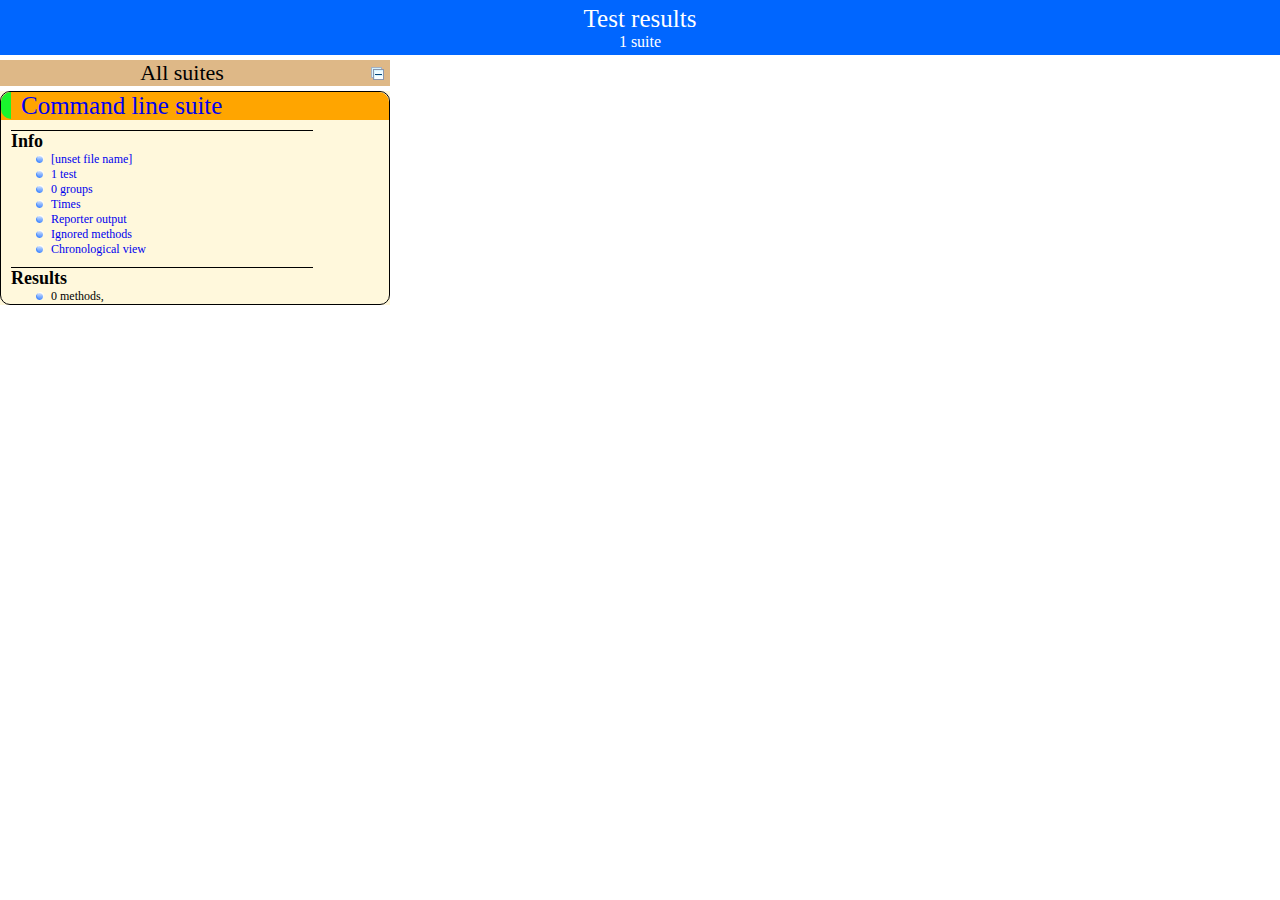
<file: target/surefire-reports/index.html>
<!DOCTYPE html>

<html>
  <head>
  <title>TestNG reports</title>

    <link type="text/css" href="testng-reports.css" rel="stylesheet" />  
    <script type="text/javascript" src="jquery-1.7.1.min.js"></script>
    <script type="text/javascript" src="testng-reports.js"></script>
    <script type="text/javascript" src="https://www.google.com/jsapi"></script>
    <script type='text/javascript'>
      google.load('visualization', '1', {packages:['table']});
      google.setOnLoadCallback(drawTable);
      var suiteTableInitFunctions = new Array();
      var suiteTableData = new Array();
    </script>
    <!--
      <script type="text/javascript" src="jquery-ui/js/jquery-ui-1.8.16.custom.min.js"></script>
     -->
  </head>

  <body>
    <div class="top-banner-root">
      <span class="top-banner-title-font">Test results</span>
      <br/>
      <span class="top-banner-font-1">1 suite</span>
    </div> <!-- top-banner-root -->
    <div class="navigator-root">
      <div class="navigator-suite-header">
        <span>All suites</span>
        <a href="#" class="collapse-all-link" title="Collapse/expand all the suites">
          <img class="collapse-all-icon" src="collapseall.gif">
          </img> <!-- collapse-all-icon -->
        </a> <!-- collapse-all-link -->
      </div> <!-- navigator-suite-header -->
      <div class="suite">
        <div class="rounded-window">
          <div class="suite-header light-rounded-window-top">
            <a href="#" class="navigator-link" panel-name="suite-Command_line_suite">
              <span class="suite-name border-passed">Command line suite</span>
            </a> <!-- navigator-link -->
          </div> <!-- suite-header light-rounded-window-top -->
          <div class="navigator-suite-content">
            <div class="suite-section-title">
              <span>Info</span>
            </div> <!-- suite-section-title -->
            <div class="suite-section-content">
              <ul>
                <li>
                  <a href="#" class="navigator-link " panel-name="test-xml-Command_line_suite">
                    <span>[unset file name]</span>
                  </a> <!-- navigator-link  -->
                </li>
                <li>
                  <a href="#" class="navigator-link " panel-name="testlist-Command_line_suite">
                    <span class="test-stats">1 test</span>
                  </a> <!-- navigator-link  -->
                </li>
                <li>
                  <a href="#" class="navigator-link " panel-name="group-Command_line_suite">
                    <span>0 groups</span>
                  </a> <!-- navigator-link  -->
                </li>
                <li>
                  <a href="#" class="navigator-link " panel-name="times-Command_line_suite">
                    <span>Times</span>
                  </a> <!-- navigator-link  -->
                </li>
                <li>
                  <a href="#" class="navigator-link " panel-name="reporter-Command_line_suite">
                    <span>Reporter output</span>
                  </a> <!-- navigator-link  -->
                </li>
                <li>
                  <a href="#" class="navigator-link " panel-name="ignored-methods-Command_line_suite">
                    <span>Ignored methods</span>
                  </a> <!-- navigator-link  -->
                </li>
                <li>
                  <a href="#" class="navigator-link " panel-name="chronological-Command_line_suite">
                    <span>Chronological view</span>
                  </a> <!-- navigator-link  -->
                </li>
              </ul>
            </div> <!-- suite-section-content -->
            <div class="result-section">
              <div class="suite-section-title">
                <span>Results</span>
              </div> <!-- suite-section-title -->
              <div class="suite-section-content">
                <ul>
                  <li>
                    <span class="method-stats">0 methods,   </span>
                  </li>
                </ul>
              </div> <!-- suite-section-content -->
            </div> <!-- result-section -->
          </div> <!-- navigator-suite-content -->
        </div> <!-- rounded-window -->
      </div> <!-- suite -->
    </div> <!-- navigator-root -->
    <div class="wrapper">
      <div class="main-panel-root">
        <div panel-name="suite-Command_line_suite" class="panel Command_line_suite">
        </div> <!-- panel Command_line_suite -->
        <div panel-name="test-xml-Command_line_suite" class="panel">
          <div class="main-panel-header rounded-window-top">
          </div> <!-- main-panel-header rounded-window-top -->
          <div class="main-panel-content rounded-window-bottom">
            <pre>
&lt;?xml version=&quot;1.0&quot; encoding=&quot;UTF-8&quot;?&gt;
&lt;!DOCTYPE suite SYSTEM &quot;http://testng.org/testng-1.0.dtd&quot;&gt;
&lt;suite verbose=&quot;0&quot; name=&quot;Command line suite&quot;&gt;
  &lt;test name=&quot;Command line test&quot; preserve-order=&quot;false&quot;&gt;
    &lt;classes&gt;
      &lt;class name=&quot;com.test.api.Test&quot;/&gt;
    &lt;/classes&gt;
  &lt;/test&gt; &lt;!-- Command line test --&gt;
&lt;/suite&gt; &lt;!-- Command line suite --&gt;
            </pre>
          </div> <!-- main-panel-content rounded-window-bottom -->
        </div> <!-- panel -->
        <div panel-name="testlist-Command_line_suite" class="panel">
          <div class="main-panel-header rounded-window-top">
            <span class="header-content">Tests for Command line suite</span>
          </div> <!-- main-panel-header rounded-window-top -->
          <div class="main-panel-content rounded-window-bottom">
            <ul>
              <li>
                <span class="test-name">Command line test (1 class)</span>
              </li>
            </ul>
          </div> <!-- main-panel-content rounded-window-bottom -->
        </div> <!-- panel -->
        <div panel-name="group-Command_line_suite" class="panel">
          <div class="main-panel-header rounded-window-top">
            <span class="header-content">Groups for Command line suite</span>
          </div> <!-- main-panel-header rounded-window-top -->
          <div class="main-panel-content rounded-window-bottom">
          </div> <!-- main-panel-content rounded-window-bottom -->
        </div> <!-- panel -->
        <div panel-name="times-Command_line_suite" class="panel">
          <div class="main-panel-header rounded-window-top">
            <span class="header-content">Times for Command line suite</span>
          </div> <!-- main-panel-header rounded-window-top -->
          <div class="main-panel-content rounded-window-bottom">
            <div class="times-div">
              <script type="text/javascript">
suiteTableInitFunctions.push('tableData_Command_line_suite');
function tableData_Command_line_suite() {
var data = new google.visualization.DataTable();
data.addColumn('number', 'Number');
data.addColumn('string', 'Method');
data.addColumn('string', 'Class');
data.addColumn('number', 'Time (ms)');
data.addRows(0);
window.suiteTableData['Command_line_suite']= { tableData: data, tableDiv: 'times-div-Command_line_suite'}
return data;
}
              </script>
              <div id="times-div-Command_line_suite">
              </div> <!-- times-div-Command_line_suite -->
            </div> <!-- times-div -->
          </div> <!-- main-panel-content rounded-window-bottom -->
        </div> <!-- panel -->
        <div panel-name="reporter-Command_line_suite" class="panel">
          <div class="main-panel-header rounded-window-top">
            <span class="header-content">Reporter output for Command line suite</span>
          </div> <!-- main-panel-header rounded-window-top -->
          <div class="main-panel-content rounded-window-bottom">
          </div> <!-- main-panel-content rounded-window-bottom -->
        </div> <!-- panel -->
        <div panel-name="ignored-methods-Command_line_suite" class="panel">
          <div class="main-panel-header rounded-window-top">
            <span class="header-content">0 ignored methods</span>
          </div> <!-- main-panel-header rounded-window-top -->
          <div class="main-panel-content rounded-window-bottom">
          </div> <!-- main-panel-content rounded-window-bottom -->
        </div> <!-- panel -->
        <div panel-name="chronological-Command_line_suite" class="panel">
          <div class="main-panel-header rounded-window-top">
            <span class="header-content">Methods in chronological order</span>
          </div> <!-- main-panel-header rounded-window-top -->
          <div class="main-panel-content rounded-window-bottom">
            <div class="chronological-class">
              <div class="chronological-class-name">com.test.api.Test</div> <!-- chronological-class-name -->
              <div class="configuration-class before">
                <img src="failed.png">
                </img>
                <span class="method-name">envSetUp(org.testng.TestRunner@3574e198)</span>
                <span class="method-start">0 ms</span>
              </div> <!-- configuration-class before -->
          </div> <!-- main-panel-content rounded-window-bottom -->
        </div> <!-- panel -->
      </div> <!-- main-panel-root -->
    </div> <!-- wrapper -->
  </body>
</html>
</file>
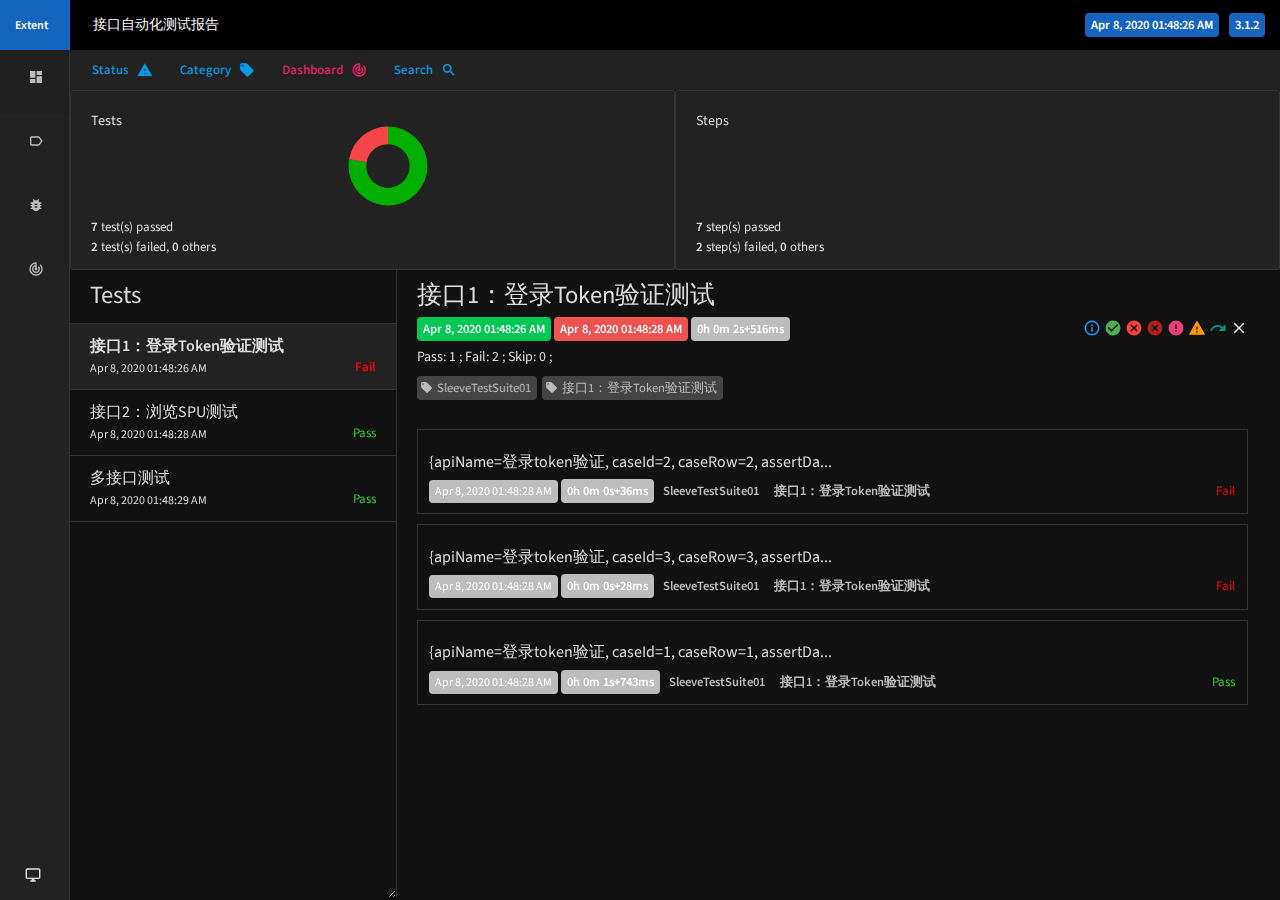
<file: test-output/2020-04-08-01-48-35-index.html>
<!DOCTYPE html>
<html>


<head>
	<meta charset='utf-8' /> 
	<meta name='description' content='' />
	<meta name='robots' content='noodp, noydir' />
	<meta name='viewport' content='width=device-width, initial-scale=1' />
	<meta id="timeStampFormat" name="timeStampFormat" content='MMM d, yyyy hh:mm:ss a'/>
	
	<link href='https://fonts.googleapis.com/css?family=Source+Sans+Pro:400,600' rel='stylesheet' type='text/css'>
	<link href="https://fonts.googleapis.com/icon?family=Material+Icons" rel="stylesheet">

		<link href='./extent.css' type='text/css' rel='stylesheet' />
	
	<title>接口自动化测试报告</title>

	<style type='text/css'>
			.node.level-1  ul{ display:none;} .node.level-1.active ul{display:block;}  .card-panel.environment  th:first-child{ width:30%;}
	</style>
</head>

	<body class='extent dark default hide-overflow '>
		<div id='theme-selector' alt='Click to toggle theme. To enable by default, use theme configuration.' title='Click to toggle theme. To enable by default, use theme configuration.'>
			<span><i class='material-icons'>desktop_windows</i></span>
		</div>

<nav>
	<div class="nav-wrapper">
		<a href="#!" class="brand-logo blue darken-3">Extent</a>

		<!-- slideout menu -->
		<ul id='slide-out' class='side-nav fixed hide-on-med-and-down'>
			<li class='waves-effect active'><a href='#!' view='test-view' onclick="configureView(0);chartsView('test');"><i class='material-icons'>dashboard</i></a></li>
						<li class='waves-effect'><a href='#!' view='category-view' onclick="configureView(1)"><i class='material-icons'>label_outline</i></a></li>
			<li class='waves-effect'><a href='#!' view='exception-view' onclick="configureView(2)"><i class='material-icons'>bug_report</i></a></li>
			<li class='waves-effect'><a href='#!' onclick="configureView(-1);chartsView('dashboard');" view='dashboard-view'><i class='material-icons'>track_changes</i></i></a></li>
		</ul>

		<!-- report name -->
		<span class='report-name'>接口自动化测试报告</span>
		
		<!-- report headline -->
		<span class='report-headline'></span>

		<!-- nav-right -->
		<ul id='nav-mobile' class='right hide-on-med-and-down nav-right'>
			<li>
                <a href='#!'>
                    <span class='label suite-start-time blue darken-3'>Apr 8, 2020 01:48:26 AM</span>
				</a>
			</li>
			<li>
                <a href='#!'>
                    <span class='label blue darken-3'>3.1.2</span>
				</a>
			</li>
		</ul>
	</div>
</nav>

		<!-- container -->
		<div class='container'>

<div id='test-view' class='view'>
				
	<section id='controls'>
		<div class='controls grey lighten-4'>
			<!-- test toggle -->
			<div class='chip transparent'>
				<a class='dropdown-button tests-toggle' data-activates='tests-toggle' data-constrainwidth='true' data-beloworigin='true' data-hover='true' href='#'>
					<i class='material-icons'>warning</i> Status
				</a>
				<ul id='tests-toggle' class='dropdown-content'>
											<li status='pass'><a href='#!'>Pass <i class='material-icons green-text'>check_circle</i></a></li>
						<li status='fail'><a href='#!'>Fail <i class='material-icons red-text'>cancel</i></a></li>
					<li class='divider'></li>
					<li status='clear' clear='true'><a href='#!'>Clear Filters <i class='material-icons'>clear</i></a></li>
				</ul>
			</div>
			<!-- test toggle -->

			<!-- category toggle -->
			<div class='chip transparent'>
				<a class='dropdown-button category-toggle' data-activates='category-toggle' data-constrainwidth='false' data-beloworigin='true' data-hover='true' href='#'>
					<i class='material-icons'>local_offer</i> Category
				</a>
				<ul id='category-toggle' class='dropdown-content'>
					<li><a href='#'>SleeveTestSuite01</a></li>
					<li><a href='#'>接口1：登录Token验证测试</a></li>
					<li><a href='#'>接口2：浏览SPU测试</a></li>
					<li><a href='#'>多接口测试</a></li>
					<li class='divider'></li>
					<li class='clear'><a href='#!' clear='true'>Clear Filters</a></li>
				</ul>
			</div>
			<!-- category toggle -->

			<!-- clear filters -->
			<div class='chip transparent hide'>
				<a class='' id='clear-filters' alt='Clear Filters' title='Clear Filters'>
					<i class='material-icons'>close</i> Clear
				</a>
			</div>
			<!-- clear filters -->

			<!-- enable dashboard -->
			<div id='toggle-test-view-charts' class='chip transparent'>
				<a class='pink-text' id='enable-dashboard' alt='Enable Dashboard' title='Enable Dashboard'>
					<i class='material-icons'>track_changes</i> Dashboard
				</a>
			</div>
			<!-- enable dashboard -->

			<!-- search -->
			<div class='chip transparent' alt='Search Tests' title='Search Tests'>
				<a href="#" class='search-div'>
					<i class='material-icons'>search</i> Search
				</a>

				<div class='input-field left hide'>
					<input id='search-tests' type='text' class='validate browser-default' placeholder='Search Tests...'>
				</div>
				
			</div>
			<!-- search -->
		</div>
	</section>


<div id='test-view-charts' class='subview-full'>
	<div id='charts-row' class='row nm-v nm-h'>
		<div class='col s12 m6 l6 np-h'>
			<div class='card-panel nm-v'>
				<div class='left panel-name'>Tests</div>
				<div class='chart-box'>
					<canvas id='parent-analysis' width='100' height='80'></canvas>
				</div>
				<div class='block text-small'>
					<span class='tooltipped' data-position='top' data-tooltip='77.778%'><span class='strong'>7</span> test(s) passed</span>
				</div>
				<div class='block text-small'>
					<span class='strong tooltipped' data-position='top' data-tooltip='22.222%'>2</span> test(s) failed, <span class='strong tooltipped' data-position='top' data-tooltip='0%'>0</span> others
				</div>
			</div>
		</div>
		
		<div class='col s12 m6 l6 np-h'>
			<div class='card-panel nm-v'>
				<div class='left panel-name'>Steps</div>
				<div class='chart-box'>
					<canvas id='child-analysis' width='100' height='80'></canvas>
				</div>
				<div class='block text-small'>
					<span class='tooltipped' data-position='top' data-tooltip='77.778%'><span class='strong'>7</span> step(s) passed</span>
				</div>
				<div class='block text-small'>
					<span class='strong tooltipped' data-position='top' data-tooltip='22.222%'>2</span> step(s) failed, <span class='strong tooltipped' data-position='top' data-tooltip='0%'>0</span> others
				</div>
			</div>
		</div>
		
	</div>
</div>

	<div class='subview-left left'>
		
		<div class='view-summary'>
			<h5>Tests</h5>
			<ul id='test-collection' class='test-collection'>
				
				
				<li class='test displayed active has-leaf fail' status='fail' bdd='false' test-id='1'>
					<div class='test-heading'>
						<span class='test-name'>接口1：登录Token验证测试</span>
						<span class='test-time'>Apr 8, 2020 01:48:26 AM</span>
						<span class='test-status right fail'>fail</span>
					</div>
					<div class='test-content hide'>
<div class='test-time-info'>
	<span class='label start-time'>Apr 8, 2020 01:48:26 AM</span>
	<span class='label end-time'>Apr 8, 2020 01:48:28 AM</span>
	<span class='label time-taken grey lighten-1 white-text'>0h 0m 2s+516ms</span>
</div>
	<div class='test-desc'>Pass: 1 ; Fail: 2 ; Skip: 0 ; </div>
	<div class='test-attributes'>
			<div class='category-list'>
				<span class='category label white-text'>SleeveTestSuite01</span>
				<span class='category label white-text'>接口1：登录Token验证测试</span>
			</div>
	</div>
	<ul class='collapsible node-list' data-collapsible='accordion'>
		
				<li class='node level-1 leaf fail' status='fail' test-id='2'>
					<div class='collapsible-header'>
						<h5 class='node-name'>{apiName=登录token验证, caseId=2, caseRow=2, assertDa...</h5>
						<span class="node-time label grey lighten-1 white-text">Apr 8, 2020 01:48:28 AM</span>
						<span class='node-duration label grey lighten-1 white-text'>0h 0m 0s+36ms</span>
						<span class='test-status right fail'>fail</span>
								<span class='category label white-text'>SleeveTestSuite01</span>
								<span class='category label white-text'>接口1：登录Token验证测试</span>
					</div>
						<div class='collapsible-body'>
								<div class='node-steps'>
									<table class='bordered table-results'>
										<thead>
											<tr>
												<th>Status</th>
												<th>Timestamp</th>
												<th>Details</th>
											</tr>
										</thead>
										<tbody>
												<tr class='log' status='debug'>
													<td class='status debug' title='debug' alt='debug'><i class='material-icons'>low_priority</i></td>
													<td class='timestamp'>1:48:28 AM</td>
													<td class='step-details'>案例编号：2</td>
												</tr>
												<tr class='log' status='debug'>
													<td class='status debug' title='debug' alt='debug'><i class='material-icons'>low_priority</i></td>
													<td class='timestamp'>1:48:28 AM</td>
													<td class='step-details'>接口描述：登录，验证无Token</td>
												</tr>
												<tr class='log' status='debug'>
													<td class='status debug' title='debug' alt='debug'><i class='material-icons'>low_priority</i></td>
													<td class='timestamp'>1:48:28 AM</td>
													<td class='step-details'>接口URL：http://localhost:8088/v1/token/verify</td>
												</tr>
												<tr class='log' status='debug'>
													<td class='status debug' title='debug' alt='debug'><i class='material-icons'>low_priority</i></td>
													<td class='timestamp'>1:48:28 AM</td>
													<td class='step-details'>响应Code：500</td>
												</tr>
												<tr class='log' status='debug'>
													<td class='status debug' title='debug' alt='debug'><i class='material-icons'>low_priority</i></td>
													<td class='timestamp'>1:48:28 AM</td>
													<td class='step-details'>预期Data：{
	"request":"POST /v1/token/verify",
	"code":999,
	"message":"服务器未知异常"
}</td>
												</tr>
												<tr class='log' status='debug'>
													<td class='status debug' title='debug' alt='debug'><i class='material-icons'>low_priority</i></td>
													<td class='timestamp'>1:48:28 AM</td>
													<td class='step-details'>响应Data：{
	"request":"POST /v1/token/verify",
	"code":999,
	"message":"服务器未知异常"
}</td>
												</tr>
												<tr class='log' status='debug'>
													<td class='status debug' title='debug' alt='debug'><i class='material-icons'>low_priority</i></td>
													<td class='timestamp'>1:48:28 AM</td>
													<td class='step-details'>接口：【
登录，验证无Token-&gt;验证为:
true，期待
'{
	"request":"POST /v1/token/verify",
	"code":999,
	"message":"服务器未知异常"
}'
等于
'{"code":999,"message":"服务器未知异常","request":"POST /v1/token/verify"}'，实际相等！】</td>
												</tr>
												<tr class='log' status='debug'>
													<td class='status debug' title='debug' alt='debug'><i class='material-icons'>low_priority</i></td>
													<td class='timestamp'>1:48:28 AM</td>
													<td class='step-details'>=====响应Code码断言失败=====</td>
												</tr>
												<tr class='log' status='debug'>
													<td class='status debug' title='debug' alt='debug'><i class='material-icons'>low_priority</i></td>
													<td class='timestamp'>1:48:28 AM</td>
													<td class='step-details'>java.lang.AssertionError: expected [200] but found [500]</td>
												</tr>
												<tr class='log' status='debug'>
													<td class='status debug' title='debug' alt='debug'><i class='material-icons'>low_priority</i></td>
													<td class='timestamp'>1:48:28 AM</td>
													<td class='step-details'>=====响应Code码断言失败=====</td>
												</tr>
												<tr class='log' status='debug'>
													<td class='status debug' title='debug' alt='debug'><i class='material-icons'>low_priority</i></td>
													<td class='timestamp'>1:48:28 AM</td>
													<td class='step-details'>=====&gt;当前接口AssertionError数量:1</td>
												</tr>
												<tr class='log' status='debug'>
													<td class='status debug' title='debug' alt='debug'><i class='material-icons'>low_priority</i></td>
													<td class='timestamp'>1:48:28 AM</td>
													<td class='step-details'>======&gt;当前接口AssertionError:{expected [200] but found [500]}&lt;=====当前接口AssertionError!</td>
												</tr>
												<tr class='log' status='fail'>
													<td class='status fail' title='fail' alt='fail'><i class='material-icons'>cancel</i></td>
													<td class='timestamp'>1:48:28 AM</td>
													<td class='step-details'><pre>java.lang.AssertionError: java.lang.AssertionError: expected [200] but found [500]
	at com.test.api.utils.assertModule.AssertUtil.assertCollectEx(AssertUtil.java:268)
	at com.test.api.TokenVerifyTest.testCaseWithoutToken02(TokenVerifyTest.java:90)
	at com.test.api.TokenVerifyTest.testLoginToken(TokenVerifyTest.java:47)
	at sun.reflect.NativeMethodAccessorImpl.invoke0(Native Method)
	at sun.reflect.NativeMethodAccessorImpl.invoke(NativeMethodAccessorImpl.java:62)
	at sun.reflect.DelegatingMethodAccessorImpl.invoke(DelegatingMethodAccessorImpl.java:43)
	at java.lang.reflect.Method.invoke(Method.java:498)
	at org.testng.internal.MethodInvocationHelper.invokeMethod(MethodInvocationHelper.java:84)
	at org.testng.internal.Invoker.invokeMethod(Invoker.java:714)
	at org.testng.internal.Invoker.invokeTestMethod(Invoker.java:901)
	at org.testng.internal.Invoker.invokeTestMethods(Invoker.java:1231)
	at org.testng.internal.TestMethodWorker.invokeTestMethods(TestMethodWorker.java:127)
	at org.testng.internal.TestMethodWorker.run(TestMethodWorker.java:111)
	at org.testng.TestRunner.privateRun(TestRunner.java:767)
	at org.testng.TestRunner.run(TestRunner.java:617)
	at org.testng.SuiteRunner.runTest(SuiteRunner.java:348)
	at org.testng.SuiteRunner.runSequentially(SuiteRunner.java:343)
	at org.testng.SuiteRunner.privateRun(SuiteRunner.java:305)
	at org.testng.SuiteRunner.run(SuiteRunner.java:254)
	at org.testng.SuiteRunnerWorker.runSuite(SuiteRunnerWorker.java:52)
	at org.testng.SuiteRunnerWorker.run(SuiteRunnerWorker.java:86)
	at org.testng.TestNG.runSuitesSequentially(TestNG.java:1224)
	at org.testng.TestNG.runSuitesLocally(TestNG.java:1149)
	at org.testng.TestNG.run(TestNG.java:1057)
	at com.intellij.rt.testng.IDEARemoteTestNG.run(IDEARemoteTestNG.java:66)
	at com.intellij.rt.testng.RemoteTestNGStarter.main(RemoteTestNGStarter.java:110)
Caused by: java.lang.AssertionError: expected [200] but found [500]
	at org.testng.Assert.fail(Assert.java:94)
	at org.testng.Assert.failNotEquals(Assert.java:494)
	at org.testng.Assert.assertEquals(Assert.java:123)
	at org.testng.Assert.assertEquals(Assert.java:176)
	at org.testng.Assert.assertEquals(Assert.java:186)
	at com.test.api.utils.assertModule.AssertUtil.assertResCode(AssertUtil.java:253)
	at com.test.api.TokenVerifyTest.testCaseWithoutToken02(TokenVerifyTest.java:89)
	... 24 more
</pre></td>
												</tr>
										</tbody>
									</table>
								</div>
						</div>
				</li>
				<li class='node level-1 leaf fail' status='fail' test-id='3'>
					<div class='collapsible-header'>
						<h5 class='node-name'>{apiName=登录token验证, caseId=3, caseRow=3, assertDa...</h5>
						<span class="node-time label grey lighten-1 white-text">Apr 8, 2020 01:48:28 AM</span>
						<span class='node-duration label grey lighten-1 white-text'>0h 0m 0s+28ms</span>
						<span class='test-status right fail'>fail</span>
								<span class='category label white-text'>SleeveTestSuite01</span>
								<span class='category label white-text'>接口1：登录Token验证测试</span>
					</div>
						<div class='collapsible-body'>
								<div class='node-steps'>
									<table class='bordered table-results'>
										<thead>
											<tr>
												<th>Status</th>
												<th>Timestamp</th>
												<th>Details</th>
											</tr>
										</thead>
										<tbody>
												<tr class='log' status='debug'>
													<td class='status debug' title='debug' alt='debug'><i class='material-icons'>low_priority</i></td>
													<td class='timestamp'>1:48:28 AM</td>
													<td class='step-details'>案例编号：3</td>
												</tr>
												<tr class='log' status='debug'>
													<td class='status debug' title='debug' alt='debug'><i class='material-icons'>low_priority</i></td>
													<td class='timestamp'>1:48:28 AM</td>
													<td class='step-details'>接口描述：登录，验证过期Token</td>
												</tr>
												<tr class='log' status='debug'>
													<td class='status debug' title='debug' alt='debug'><i class='material-icons'>low_priority</i></td>
													<td class='timestamp'>1:48:28 AM</td>
													<td class='step-details'>接口URL：http://localhost:8088/v1/token/verify</td>
												</tr>
												<tr class='log' status='debug'>
													<td class='status debug' title='debug' alt='debug'><i class='material-icons'>low_priority</i></td>
													<td class='timestamp'>1:48:28 AM</td>
													<td class='step-details'>响应Code：500</td>
												</tr>
												<tr class='log' status='debug'>
													<td class='status debug' title='debug' alt='debug'><i class='material-icons'>low_priority</i></td>
													<td class='timestamp'>1:48:28 AM</td>
													<td class='step-details'>预期Data：{
	"request":"POST /v1/token/verify",
	"code":999,
	"message":"服务器未知异常"
}</td>
												</tr>
												<tr class='log' status='debug'>
													<td class='status debug' title='debug' alt='debug'><i class='material-icons'>low_priority</i></td>
													<td class='timestamp'>1:48:28 AM</td>
													<td class='step-details'>响应Data：{
	"request":"POST /v1/token/verify",
	"code":999,
	"message":"服务器未知异常"
}</td>
												</tr>
												<tr class='log' status='debug'>
													<td class='status debug' title='debug' alt='debug'><i class='material-icons'>low_priority</i></td>
													<td class='timestamp'>1:48:28 AM</td>
													<td class='step-details'>接口：【
登录，验证过期Token-&gt;验证为:
true，期待
'{
	"request":"POST /v1/token/verify",
	"code":999,
	"message":"服务器未知异常"
}'
等于
'{"code":999,"message":"服务器未知异常","request":"POST /v1/token/verify"}'，实际相等！】</td>
												</tr>
												<tr class='log' status='debug'>
													<td class='status debug' title='debug' alt='debug'><i class='material-icons'>low_priority</i></td>
													<td class='timestamp'>1:48:28 AM</td>
													<td class='step-details'>=====&gt;当前接口AssertionError数量:1</td>
												</tr>
												<tr class='log' status='debug'>
													<td class='status debug' title='debug' alt='debug'><i class='material-icons'>low_priority</i></td>
													<td class='timestamp'>1:48:28 AM</td>
													<td class='step-details'>======&gt;当前接口AssertionError:{expected [200] but found [500]}&lt;=====当前接口AssertionError!</td>
												</tr>
												<tr class='log' status='fail'>
													<td class='status fail' title='fail' alt='fail'><i class='material-icons'>cancel</i></td>
													<td class='timestamp'>1:48:28 AM</td>
													<td class='step-details'><pre>java.lang.AssertionError: java.lang.AssertionError: expected [200] but found [500]
	at com.test.api.utils.assertModule.AssertUtil.assertCollectEx(AssertUtil.java:268)
	at com.test.api.TokenVerifyTest.testCaseWithExpiredToken03(TokenVerifyTest.java:107)
	at com.test.api.TokenVerifyTest.testLoginToken(TokenVerifyTest.java:50)
	at sun.reflect.NativeMethodAccessorImpl.invoke0(Native Method)
	at sun.reflect.NativeMethodAccessorImpl.invoke(NativeMethodAccessorImpl.java:62)
	at sun.reflect.DelegatingMethodAccessorImpl.invoke(DelegatingMethodAccessorImpl.java:43)
	at java.lang.reflect.Method.invoke(Method.java:498)
	at org.testng.internal.MethodInvocationHelper.invokeMethod(MethodInvocationHelper.java:84)
	at org.testng.internal.Invoker.invokeMethod(Invoker.java:714)
	at org.testng.internal.Invoker.invokeTestMethod(Invoker.java:901)
	at org.testng.internal.Invoker.invokeTestMethods(Invoker.java:1231)
	at org.testng.internal.TestMethodWorker.invokeTestMethods(TestMethodWorker.java:127)
	at org.testng.internal.TestMethodWorker.run(TestMethodWorker.java:111)
	at org.testng.TestRunner.privateRun(TestRunner.java:767)
	at org.testng.TestRunner.run(TestRunner.java:617)
	at org.testng.SuiteRunner.runTest(SuiteRunner.java:348)
	at org.testng.SuiteRunner.runSequentially(SuiteRunner.java:343)
	at org.testng.SuiteRunner.privateRun(SuiteRunner.java:305)
	at org.testng.SuiteRunner.run(SuiteRunner.java:254)
	at org.testng.SuiteRunnerWorker.runSuite(SuiteRunnerWorker.java:52)
	at org.testng.SuiteRunnerWorker.run(SuiteRunnerWorker.java:86)
	at org.testng.TestNG.runSuitesSequentially(TestNG.java:1224)
	at org.testng.TestNG.runSuitesLocally(TestNG.java:1149)
	at org.testng.TestNG.run(TestNG.java:1057)
	at com.intellij.rt.testng.IDEARemoteTestNG.run(IDEARemoteTestNG.java:66)
	at com.intellij.rt.testng.RemoteTestNGStarter.main(RemoteTestNGStarter.java:110)
Caused by: java.lang.AssertionError: expected [200] but found [500]
	at org.testng.Assert.fail(Assert.java:94)
	at org.testng.Assert.failNotEquals(Assert.java:494)
	at org.testng.Assert.assertEquals(Assert.java:123)
	at org.testng.Assert.assertEquals(Assert.java:176)
	at org.testng.Assert.assertEquals(Assert.java:186)
	at com.test.api.utils.assertModule.AssertUtil.assertResCode(AssertUtil.java:253)
	at com.test.api.TokenVerifyTest.testCaseWithoutToken02(TokenVerifyTest.java:89)
	at com.test.api.TokenVerifyTest.testLoginToken(TokenVerifyTest.java:47)
	... 23 more
</pre></td>
												</tr>
										</tbody>
									</table>
								</div>
						</div>
				</li>
				<li class='node level-1 leaf pass' status='pass' test-id='4'>
					<div class='collapsible-header'>
						<h5 class='node-name'>{apiName=登录token验证, caseId=1, caseRow=1, assertDa...</h5>
						<span class="node-time label grey lighten-1 white-text">Apr 8, 2020 01:48:28 AM</span>
						<span class='node-duration label grey lighten-1 white-text'>0h 0m 1s+743ms</span>
						<span class='test-status right pass'>pass</span>
								<span class='category label white-text'>SleeveTestSuite01</span>
								<span class='category label white-text'>接口1：登录Token验证测试</span>
					</div>
						<div class='collapsible-body'>
								<div class='node-steps'>
									<table class='bordered table-results'>
										<thead>
											<tr>
												<th>Status</th>
												<th>Timestamp</th>
												<th>Details</th>
											</tr>
										</thead>
										<tbody>
												<tr class='log' status='debug'>
													<td class='status debug' title='debug' alt='debug'><i class='material-icons'>low_priority</i></td>
													<td class='timestamp'>1:48:28 AM</td>
													<td class='step-details'>案例编号：1</td>
												</tr>
												<tr class='log' status='debug'>
													<td class='status debug' title='debug' alt='debug'><i class='material-icons'>low_priority</i></td>
													<td class='timestamp'>1:48:28 AM</td>
													<td class='step-details'>接口描述：登录，验证有Token</td>
												</tr>
												<tr class='log' status='debug'>
													<td class='status debug' title='debug' alt='debug'><i class='material-icons'>low_priority</i></td>
													<td class='timestamp'>1:48:28 AM</td>
													<td class='step-details'>接口URL：http://localhost:8088/v1/token/verify</td>
												</tr>
												<tr class='log' status='debug'>
													<td class='status debug' title='debug' alt='debug'><i class='material-icons'>low_priority</i></td>
													<td class='timestamp'>1:48:28 AM</td>
													<td class='step-details'>响应Code：200</td>
												</tr>
												<tr class='log' status='debug'>
													<td class='status debug' title='debug' alt='debug'><i class='material-icons'>low_priority</i></td>
													<td class='timestamp'>1:48:28 AM</td>
													<td class='step-details'>预期Data：{
	"is_valid":true
}</td>
												</tr>
												<tr class='log' status='debug'>
													<td class='status debug' title='debug' alt='debug'><i class='material-icons'>low_priority</i></td>
													<td class='timestamp'>1:48:28 AM</td>
													<td class='step-details'>响应Data：{
	"is_valid":true
}</td>
												</tr>
												<tr class='log' status='debug'>
													<td class='status debug' title='debug' alt='debug'><i class='material-icons'>low_priority</i></td>
													<td class='timestamp'>1:48:28 AM</td>
													<td class='step-details'>接口：【
登录，验证有Token-&gt;验证为:
true，期待
'{
	"is_valid":true
}'
等于
'{"is_valid":true}'，实际相等！】</td>
												</tr>
												<tr class='log' status='debug'>
													<td class='status debug' title='debug' alt='debug'><i class='material-icons'>low_priority</i></td>
													<td class='timestamp'>1:48:28 AM</td>
													<td class='step-details'>=====&gt;当前接口AssertionError数量:0</td>
												</tr>
												<tr class='log' status='pass'>
													<td class='status pass' title='pass' alt='pass'><i class='material-icons'>check_circle</i></td>
													<td class='timestamp'>1:48:28 AM</td>
													<td class='step-details'>Test passed</td>
												</tr>
										</tbody>
									</table>
								</div>
						</div>
				</li>
	</ul>
					</div>
				</li>
				
				
				<li class='test displayed active has-leaf pass' status='pass' bdd='false' test-id='5'>
					<div class='test-heading'>
						<span class='test-name'>接口2：浏览SPU测试</span>
						<span class='test-time'>Apr 8, 2020 01:48:28 AM</span>
						<span class='test-status right pass'>pass</span>
					</div>
					<div class='test-content hide'>
<div class='test-time-info'>
	<span class='label start-time'>Apr 8, 2020 01:48:28 AM</span>
	<span class='label end-time'>Apr 8, 2020 01:48:29 AM</span>
	<span class='label time-taken grey lighten-1 white-text'>0h 0m 1s+255ms</span>
</div>
	<div class='test-desc'>Pass: 2 ; Fail: 0 ; Skip: 0 ; </div>
	<div class='test-attributes'>
			<div class='category-list'>
				<span class='category label white-text'>SleeveTestSuite01</span>
				<span class='category label white-text'>接口2：浏览SPU测试</span>
			</div>
	</div>
	<ul class='collapsible node-list' data-collapsible='accordion'>
		
				<li class='node level-1 leaf pass' status='pass' test-id='6'>
					<div class='collapsible-header'>
						<h5 class='node-name'>{apiName=查询SPU, caseId=4, caseRow=4, assertData={...</h5>
						<span class="node-time label grey lighten-1 white-text">Apr 8, 2020 01:48:29 AM</span>
						<span class='node-duration label grey lighten-1 white-text'>0h 0m 0s+770ms</span>
						<span class='test-status right pass'>pass</span>
								<span class='category label white-text'>SleeveTestSuite01</span>
								<span class='category label white-text'>接口2：浏览SPU测试</span>
					</div>
						<div class='collapsible-body'>
								<div class='node-steps'>
									<table class='bordered table-results'>
										<thead>
											<tr>
												<th>Status</th>
												<th>Timestamp</th>
												<th>Details</th>
											</tr>
										</thead>
										<tbody>
												<tr class='log' status='debug'>
													<td class='status debug' title='debug' alt='debug'><i class='material-icons'>low_priority</i></td>
													<td class='timestamp'>1:48:29 AM</td>
													<td class='step-details'>案例编号：4</td>
												</tr>
												<tr class='log' status='debug'>
													<td class='status debug' title='debug' alt='debug'><i class='material-icons'>low_priority</i></td>
													<td class='timestamp'>1:48:29 AM</td>
													<td class='step-details'>接口描述：浏览SPU分页1,5</td>
												</tr>
												<tr class='log' status='debug'>
													<td class='status debug' title='debug' alt='debug'><i class='material-icons'>low_priority</i></td>
													<td class='timestamp'>1:48:29 AM</td>
													<td class='step-details'>接口URL：http://localhost:8088/v1/spu/latest</td>
												</tr>
												<tr class='log' status='debug'>
													<td class='status debug' title='debug' alt='debug'><i class='material-icons'>low_priority</i></td>
													<td class='timestamp'>1:48:29 AM</td>
													<td class='step-details'>请求Data：{
"start":1,
"count":5
}</td>
												</tr>
												<tr class='log' status='debug'>
													<td class='status debug' title='debug' alt='debug'><i class='material-icons'>low_priority</i></td>
													<td class='timestamp'>1:48:29 AM</td>
													<td class='step-details'>响应Code：200</td>
												</tr>
												<tr class='log' status='debug'>
													<td class='status debug' title='debug' alt='debug'><i class='material-icons'>low_priority</i></td>
													<td class='timestamp'>1:48:29 AM</td>
													<td class='step-details'>预期Data：{
	"total":17,
	"count":5,
	"total_page":4,
	"page":0,
	"items":[
		{
			"img":"http://i1.sleeve.7yue.pro/assets/702f2ce9-5729-4aa4-aeb3-921513327747.png",
			"for_theme_img":null,
			"sketch_spec_id":1,
			"price":"1399",
			"discount_price":null,
			"subtitle":"秋冬新款，做一个Cool Boy",
			"description":null,
			"id":23,
			"title":"双色牛仔裤",
			"tags":""
		},
		{
			"img":"http://i2.sleeve.7yue.pro/m24.png",
			"for_theme_img":null,
			"sketch_spec_id":null,
			"price":"80.00",
			"discount_price":"69.00",
			"subtitle":"虽然我们早已不再使用钢笔书写，但钢笔在纸上划过的笔触永远是键盘无法替代的。一只钢笔+一瓶墨水在一个安静的午后，写写内心的故事。",
			"description":null,
			"id":10,
			"title":"碳素墨水",
			"tags":""
		},
		{
			"img":"http://i2.sleeve.7yue.pro/m17.png",
			"for_theme_img":"https://gitee.com/lrelia7/sleeve-static/raw/master/theme/spu2.png",
			"sketch_spec_id":1,
			"price":"29.99",
			"discount_price":"17.00",
			"subtitle":"小作文写错了，用它擦一擦",
			"description":null,
			"id":3,
			"title":"抹茶小橡皮",
			"tags":"一飞推荐"
		},
		{
			"img":"http://i2.sleeve.7yue.pro/m29.png",
			"for_theme_img":null,
			"sketch_spec_id":1,
			"price":"24",
			"discount_price":"19.9",
			"subtitle":"每盒70个，可爱多彩",
			"description":null,
			"id":15,
			"title":"多彩别针、回形针",
			"tags":"三色可选"
		},
		{
			"img":"http://i2.sleeve.7yue.pro/m23.png",
			"for_theme_img":null,
			"sketch_spec_id":null,
			"price":"19.9",
			"discount_price":null,
			"subtitle":"静静的，享受时光的流逝",
			"description":null,
			"id":14,
			"title":"Ins 复古小夹子（Mini)",
			"tags":"三色可选"
		}
	]
}</td>
												</tr>
												<tr class='log' status='debug'>
													<td class='status debug' title='debug' alt='debug'><i class='material-icons'>low_priority</i></td>
													<td class='timestamp'>1:48:29 AM</td>
													<td class='step-details'>响应Data：{
	"total":17,
	"count":5,
	"total_page":4,
	"page":0,
	"items":[
		{
			"img":"http://i1.sleeve.7yue.pro/assets/702f2ce9-5729-4aa4-aeb3-921513327747.png",
			"for_theme_img":null,
			"sketch_spec_id":1,
			"price":"1399",
			"discount_price":null,
			"subtitle":"秋冬新款，做一个Cool Boy",
			"description":null,
			"id":23,
			"title":"双色牛仔裤",
			"tags":""
		},
		{
			"img":"http://i2.sleeve.7yue.pro/m24.png",
			"for_theme_img":null,
			"sketch_spec_id":null,
			"price":"80.00",
			"discount_price":"69.00",
			"subtitle":"虽然我们早已不再使用钢笔书写，但钢笔在纸上划过的笔触永远是键盘无法替代的。一只钢笔+一瓶墨水在一个安静的午后，写写内心的故事。",
			"description":null,
			"id":10,
			"title":"碳素墨水",
			"tags":""
		},
		{
			"img":"http://i2.sleeve.7yue.pro/m17.png",
			"for_theme_img":"https://gitee.com/lrelia7/sleeve-static/raw/master/theme/spu2.png",
			"sketch_spec_id":1,
			"price":"29.99",
			"discount_price":"17.00",
			"subtitle":"小作文写错了，用它擦一擦",
			"description":null,
			"id":3,
			"title":"抹茶小橡皮",
			"tags":"一飞推荐"
		},
		{
			"img":"http://i2.sleeve.7yue.pro/m29.png",
			"for_theme_img":null,
			"sketch_spec_id":1,
			"price":"24",
			"discount_price":"19.9",
			"subtitle":"每盒70个，可爱多彩",
			"description":null,
			"id":15,
			"title":"多彩别针、回形针",
			"tags":"三色可选"
		},
		{
			"img":"http://i2.sleeve.7yue.pro/m23.png",
			"for_theme_img":null,
			"sketch_spec_id":null,
			"price":"19.9",
			"discount_price":null,
			"subtitle":"静静的，享受时光的流逝",
			"description":null,
			"id":14,
			"title":"Ins 复古小夹子（Mini)",
			"tags":"三色可选"
		}
	]
}</td>
												</tr>
												<tr class='log' status='debug'>
													<td class='status debug' title='debug' alt='debug'><i class='material-icons'>low_priority</i></td>
													<td class='timestamp'>1:48:29 AM</td>
													<td class='step-details'>接口：【
浏览SPU分页1,5-&gt;验证为:
true，期待
'{
	"total":17,
	"count":5,
	"total_page":4,
	"page":0,
	"items":[
		{
			"img":"http://i1.sleeve.7yue.pro/assets/702f2ce9-5729-4aa4-aeb3-921513327747.png",
			"for_theme_img":null,
			"sketch_spec_id":1,
			"price":"1399",
			"discount_price":null,
			"subtitle":"秋冬新款，做一个Cool Boy",
			"description":null,
			"id":23,
			"title":"双色牛仔裤",
			"tags":""
		},
		{
			"img":"http://i2.sleeve.7yue.pro/m24.png",
			"for_theme_img":null,
			"sketch_spec_id":null,
			"price":"80.00",
			"discount_price":"69.00",
			"subtitle":"虽然我们早已不再使用钢笔书写，但钢笔在纸上划过的笔触永远是键盘无法替代的。一只钢笔+一瓶墨水在一个安静的午后，写写内心的故事。",
			"description":null,
			"id":10,
			"title":"碳素墨水",
			"tags":""
		},
		{
			"img":"http://i2.sleeve.7yue.pro/m17.png",
			"for_theme_img":"https://gitee.com/lrelia7/sleeve-static/raw/master/theme/spu2.png",
			"sketch_spec_id":1,
			"price":"29.99",
			"discount_price":"17.00",
			"subtitle":"小作文写错了，用它擦一擦",
			"description":null,
			"id":3,
			"title":"抹茶小橡皮",
			"tags":"一飞推荐"
		},
		{
			"img":"http://i2.sleeve.7yue.pro/m29.png",
			"for_theme_img":null,
			"sketch_spec_id":1,
			"price":"24",
			"discount_price":"19.9",
			"subtitle":"每盒70个，可爱多彩",
			"description":null,
			"id":15,
			"title":"多彩别针、回形针",
			"tags":"三色可选"
		},
		{
			"img":"http://i2.sleeve.7yue.pro/m23.png",
			"for_theme_img":null,
			"sketch_spec_id":null,
			"price":"19.9",
			"discount_price":null,
			"subtitle":"静静的，享受时光的流逝",
			"description":null,
			"id":14,
			"title":"Ins 复古小夹子（Mini)",
			"tags":"三色可选"
		}
	]
}'
等于
'{"total":17,"count":5,"page":0,"total_page":4,"items":[{"id":23,"title":"双色牛仔裤","subtitle":"秋冬新款，做一个Cool Boy","img":"http://i1.sleeve.7yue.pro/assets/702f2ce9-5729-4aa4-aeb3-921513327747.png","for_theme_img":null,"price":"1399","discount_price":null,"description":null,"tags":"","sketch_spec_id":1},{"id":10,"title":"碳素墨水","subtitle":"虽然我们早已不再使用钢笔书写，但钢笔在纸上划过的笔触永远是键盘无法替代的。一只钢笔+一瓶墨水在一个安静的午后，写写内心的故事。","img":"http://i2.sleeve.7yue.pro/m24.png","for_theme_img":null,"price":"80.00","discount_price":"69.00","description":null,"tags":"","sketch_spec_id":null},{"id":3,"title":"抹茶小橡皮","subtitle":"小作文写错了，用它擦一擦","img":"http://i2.sleeve.7yue.pro/m17.png","for_theme_img":"https://gitee.com/lrelia7/sleeve-static/raw/master/theme/spu2.png","price":"29.99","discount_price":"17.00","description":null,"tags":"一飞推荐","sketch_spec_id":1},{"id":15,"title":"多彩别针、回形针","subtitle":"每盒70个，可爱多彩","img":"http://i2.sleeve.7yue.pro/m29.png","for_theme_img":null,"price":"24","discount_price":"19.9","description":null,"tags":"三色可选","sketch_spec_id":1},{"id":14,"title":"Ins 复古小夹子（Mini)","subtitle":"静静的，享受时光的流逝","img":"http://i2.sleeve.7yue.pro/m23.png","for_theme_img":null,"price":"19.9","discount_price":null,"description":null,"tags":"三色可选","sketch_spec_id":null}]}'，实际相等！】</td>
												</tr>
												<tr class='log' status='debug'>
													<td class='status debug' title='debug' alt='debug'><i class='material-icons'>low_priority</i></td>
													<td class='timestamp'>1:48:29 AM</td>
													<td class='step-details'>=====&gt;当前接口AssertionError数量:0</td>
												</tr>
												<tr class='log' status='pass'>
													<td class='status pass' title='pass' alt='pass'><i class='material-icons'>check_circle</i></td>
													<td class='timestamp'>1:48:29 AM</td>
													<td class='step-details'>Test passed</td>
												</tr>
										</tbody>
									</table>
								</div>
						</div>
				</li>
				<li class='node level-1 leaf pass' status='pass' test-id='7'>
					<div class='collapsible-header'>
						<h5 class='node-name'>{apiName=查询SPU, caseId=5, caseRow=5, assertData={...</h5>
						<span class="node-time label grey lighten-1 white-text">Apr 8, 2020 01:48:29 AM</span>
						<span class='node-duration label grey lighten-1 white-text'>0h 0m 0s+477ms</span>
						<span class='test-status right pass'>pass</span>
								<span class='category label white-text'>SleeveTestSuite01</span>
								<span class='category label white-text'>接口2：浏览SPU测试</span>
					</div>
						<div class='collapsible-body'>
								<div class='node-steps'>
									<table class='bordered table-results'>
										<thead>
											<tr>
												<th>Status</th>
												<th>Timestamp</th>
												<th>Details</th>
											</tr>
										</thead>
										<tbody>
												<tr class='log' status='debug'>
													<td class='status debug' title='debug' alt='debug'><i class='material-icons'>low_priority</i></td>
													<td class='timestamp'>1:48:29 AM</td>
													<td class='step-details'>案例编号：5</td>
												</tr>
												<tr class='log' status='debug'>
													<td class='status debug' title='debug' alt='debug'><i class='material-icons'>low_priority</i></td>
													<td class='timestamp'>1:48:29 AM</td>
													<td class='step-details'>接口描述：浏览SPU分页2,10</td>
												</tr>
												<tr class='log' status='debug'>
													<td class='status debug' title='debug' alt='debug'><i class='material-icons'>low_priority</i></td>
													<td class='timestamp'>1:48:29 AM</td>
													<td class='step-details'>接口URL：http://localhost:8088/v1/spu/latest</td>
												</tr>
												<tr class='log' status='debug'>
													<td class='status debug' title='debug' alt='debug'><i class='material-icons'>low_priority</i></td>
													<td class='timestamp'>1:48:29 AM</td>
													<td class='step-details'>请求Data：{
"start":2,
"count":10
}</td>
												</tr>
												<tr class='log' status='debug'>
													<td class='status debug' title='debug' alt='debug'><i class='material-icons'>low_priority</i></td>
													<td class='timestamp'>1:48:29 AM</td>
													<td class='step-details'>响应Code：200</td>
												</tr>
												<tr class='log' status='debug'>
													<td class='status debug' title='debug' alt='debug'><i class='material-icons'>low_priority</i></td>
													<td class='timestamp'>1:48:29 AM</td>
													<td class='step-details'>预期Data：{
	"total":17,
	"count":10,
	"total_page":2,
	"page":0,
	"items":[
		{
			"img":"http://i1.sleeve.7yue.pro/assets/702f2ce9-5729-4aa4-aeb3-921513327747.png",
			"for_theme_img":null,
			"sketch_spec_id":1,
			"price":"1399",
			"discount_price":null,
			"subtitle":"秋冬新款，做一个Cool Boy",
			"description":null,
			"id":23,
			"title":"双色牛仔裤",
			"tags":""
		},
		{
			"img":"http://i2.sleeve.7yue.pro/m24.png",
			"for_theme_img":null,
			"sketch_spec_id":null,
			"price":"80.00",
			"discount_price":"69.00",
			"subtitle":"虽然我们早已不再使用钢笔书写，但钢笔在纸上划过的笔触永远是键盘无法替代的。一只钢笔+一瓶墨水在一个安静的午后，写写内心的故事。",
			"description":null,
			"id":10,
			"title":"碳素墨水",
			"tags":""
		},
		{
			"img":"http://i2.sleeve.7yue.pro/m17.png",
			"for_theme_img":"https://gitee.com/lrelia7/sleeve-static/raw/master/theme/spu2.png",
			"sketch_spec_id":1,
			"price":"29.99",
			"discount_price":"17.00",
			"subtitle":"小作文写错了，用它擦一擦",
			"description":null,
			"id":3,
			"title":"抹茶小橡皮",
			"tags":"一飞推荐"
		},
		{
			"img":"http://i2.sleeve.7yue.pro/m29.png",
			"for_theme_img":null,
			"sketch_spec_id":1,
			"price":"24",
			"discount_price":"19.9",
			"subtitle":"每盒70个，可爱多彩",
			"description":null,
			"id":15,
			"title":"多彩别针、回形针",
			"tags":"三色可选"
		},
		{
			"img":"http://i2.sleeve.7yue.pro/m23.png",
			"for_theme_img":null,
			"sketch_spec_id":null,
			"price":"19.9",
			"discount_price":null,
			"subtitle":"静静的，享受时光的流逝",
			"description":null,
			"id":14,
			"title":"Ins 复古小夹子（Mini)",
			"tags":"三色可选"
		},
		{
			"img":"http://i2.sleeve.7yue.pro/m19.png",
			"for_theme_img":"http://i1.sleeve.7yue.pro/assets/b6442702-4810-46cb-bb0b-f4602d38e4ff.png",
			"sketch_spec_id":1,
			"price":"29.99",
			"discount_price":"27.8",
			"subtitle":"林白默默的掏出小本本，将她说的话一次不漏的记了下来。",
			"description":null,
			"id":8,
			"title":"Ins复古碎花NoteBook",
			"tags":"林白推荐"
		},
		{
			"img":"http://i2.sleeve.7yue.pro/a9.png",
			"for_theme_img":null,
			"sketch_spec_id":8,
			"price":"999",
			"discount_price":null,
			"subtitle":"Instagram复古台灯，就在此刻回到过去，找寻逝去的记忆",
			"description":null,
			"id":28,
			"title":"Ins复古金色落地灯",
			"tags":"Ins$复古流行"
		},
		{
			"img":"http://i2.sleeve.7yue.pro/3.png",
			"for_theme_img":null,
			"sketch_spec_id":1,
			"price":"4799",
			"discount_price":"4200",
			"subtitle":"窝在沙发上，一杯红酒配电影",
			"description":null,
			"id":26,
			"title":"SemiConer柔质沙发",
			"tags":""
		},
		{
			"img":"http://i2.sleeve.7yue.pro/h3.png",
			"for_theme_img":null,
			"sketch_spec_id":1,
			"price":"3999",
			"discount_price":null,
			"subtitle":"双色可选，经典青黄两色",
			"description":null,
			"id":25,
			"title":"复古双色沙发",
			"tags":"复刻经典$双色可选"
		},
		{
			"img":"http://i2.sleeve.7yue.pro/n3.png",
			"for_theme_img":"http://i1.sleeve.7yue.pro/assets/b8e510a1-8340-43c2-a4b0-0e56a40256f9.png",
			"sketch_spec_id":1,
			"price":"2999",
			"discount_price":"2699",
			"subtitle":"2020新款，暖暖过秋冬",
			"description":null,
			"id":24,
			"title":"秋冬新款驼色大衣",
			"tags":"经典单色"
		}
	]
}</td>
												</tr>
												<tr class='log' status='debug'>
													<td class='status debug' title='debug' alt='debug'><i class='material-icons'>low_priority</i></td>
													<td class='timestamp'>1:48:29 AM</td>
													<td class='step-details'>响应Data：{
	"total":17,
	"count":10,
	"total_page":2,
	"page":0,
	"items":[
		{
			"img":"http://i1.sleeve.7yue.pro/assets/702f2ce9-5729-4aa4-aeb3-921513327747.png",
			"for_theme_img":null,
			"sketch_spec_id":1,
			"price":"1399",
			"discount_price":null,
			"subtitle":"秋冬新款，做一个Cool Boy",
			"description":null,
			"id":23,
			"title":"双色牛仔裤",
			"tags":""
		},
		{
			"img":"http://i2.sleeve.7yue.pro/m24.png",
			"for_theme_img":null,
			"sketch_spec_id":null,
			"price":"80.00",
			"discount_price":"69.00",
			"subtitle":"虽然我们早已不再使用钢笔书写，但钢笔在纸上划过的笔触永远是键盘无法替代的。一只钢笔+一瓶墨水在一个安静的午后，写写内心的故事。",
			"description":null,
			"id":10,
			"title":"碳素墨水",
			"tags":""
		},
		{
			"img":"http://i2.sleeve.7yue.pro/m17.png",
			"for_theme_img":"https://gitee.com/lrelia7/sleeve-static/raw/master/theme/spu2.png",
			"sketch_spec_id":1,
			"price":"29.99",
			"discount_price":"17.00",
			"subtitle":"小作文写错了，用它擦一擦",
			"description":null,
			"id":3,
			"title":"抹茶小橡皮",
			"tags":"一飞推荐"
		},
		{
			"img":"http://i2.sleeve.7yue.pro/m29.png",
			"for_theme_img":null,
			"sketch_spec_id":1,
			"price":"24",
			"discount_price":"19.9",
			"subtitle":"每盒70个，可爱多彩",
			"description":null,
			"id":15,
			"title":"多彩别针、回形针",
			"tags":"三色可选"
		},
		{
			"img":"http://i2.sleeve.7yue.pro/m23.png",
			"for_theme_img":null,
			"sketch_spec_id":null,
			"price":"19.9",
			"discount_price":null,
			"subtitle":"静静的，享受时光的流逝",
			"description":null,
			"id":14,
			"title":"Ins 复古小夹子（Mini)",
			"tags":"三色可选"
		},
		{
			"img":"http://i2.sleeve.7yue.pro/m19.png",
			"for_theme_img":"http://i1.sleeve.7yue.pro/assets/b6442702-4810-46cb-bb0b-f4602d38e4ff.png",
			"sketch_spec_id":1,
			"price":"29.99",
			"discount_price":"27.8",
			"subtitle":"林白默默的掏出小本本，将她说的话一次不漏的记了下来。",
			"description":null,
			"id":8,
			"title":"Ins复古碎花NoteBook",
			"tags":"林白推荐"
		},
		{
			"img":"http://i2.sleeve.7yue.pro/a9.png",
			"for_theme_img":null,
			"sketch_spec_id":8,
			"price":"999",
			"discount_price":null,
			"subtitle":"Instagram复古台灯，就在此刻回到过去，找寻逝去的记忆",
			"description":null,
			"id":28,
			"title":"Ins复古金色落地灯",
			"tags":"Ins$复古流行"
		},
		{
			"img":"http://i2.sleeve.7yue.pro/3.png",
			"for_theme_img":null,
			"sketch_spec_id":1,
			"price":"4799",
			"discount_price":"4200",
			"subtitle":"窝在沙发上，一杯红酒配电影",
			"description":null,
			"id":26,
			"title":"SemiConer柔质沙发",
			"tags":""
		},
		{
			"img":"http://i2.sleeve.7yue.pro/h3.png",
			"for_theme_img":null,
			"sketch_spec_id":1,
			"price":"3999",
			"discount_price":null,
			"subtitle":"双色可选，经典青黄两色",
			"description":null,
			"id":25,
			"title":"复古双色沙发",
			"tags":"复刻经典$双色可选"
		},
		{
			"img":"http://i2.sleeve.7yue.pro/n3.png",
			"for_theme_img":"http://i1.sleeve.7yue.pro/assets/b8e510a1-8340-43c2-a4b0-0e56a40256f9.png",
			"sketch_spec_id":1,
			"price":"2999",
			"discount_price":"2699",
			"subtitle":"2020新款，暖暖过秋冬",
			"description":null,
			"id":24,
			"title":"秋冬新款驼色大衣",
			"tags":"经典单色"
		}
	]
}</td>
												</tr>
												<tr class='log' status='debug'>
													<td class='status debug' title='debug' alt='debug'><i class='material-icons'>low_priority</i></td>
													<td class='timestamp'>1:48:29 AM</td>
													<td class='step-details'>接口：【
浏览SPU分页2,10-&gt;验证为:
true，期待
'{
	"total":17,
	"count":10,
	"total_page":2,
	"page":0,
	"items":[
		{
			"img":"http://i1.sleeve.7yue.pro/assets/702f2ce9-5729-4aa4-aeb3-921513327747.png",
			"for_theme_img":null,
			"sketch_spec_id":1,
			"price":"1399",
			"discount_price":null,
			"subtitle":"秋冬新款，做一个Cool Boy",
			"description":null,
			"id":23,
			"title":"双色牛仔裤",
			"tags":""
		},
		{
			"img":"http://i2.sleeve.7yue.pro/m24.png",
			"for_theme_img":null,
			"sketch_spec_id":null,
			"price":"80.00",
			"discount_price":"69.00",
			"subtitle":"虽然我们早已不再使用钢笔书写，但钢笔在纸上划过的笔触永远是键盘无法替代的。一只钢笔+一瓶墨水在一个安静的午后，写写内心的故事。",
			"description":null,
			"id":10,
			"title":"碳素墨水",
			"tags":""
		},
		{
			"img":"http://i2.sleeve.7yue.pro/m17.png",
			"for_theme_img":"https://gitee.com/lrelia7/sleeve-static/raw/master/theme/spu2.png",
			"sketch_spec_id":1,
			"price":"29.99",
			"discount_price":"17.00",
			"subtitle":"小作文写错了，用它擦一擦",
			"description":null,
			"id":3,
			"title":"抹茶小橡皮",
			"tags":"一飞推荐"
		},
		{
			"img":"http://i2.sleeve.7yue.pro/m29.png",
			"for_theme_img":null,
			"sketch_spec_id":1,
			"price":"24",
			"discount_price":"19.9",
			"subtitle":"每盒70个，可爱多彩",
			"description":null,
			"id":15,
			"title":"多彩别针、回形针",
			"tags":"三色可选"
		},
		{
			"img":"http://i2.sleeve.7yue.pro/m23.png",
			"for_theme_img":null,
			"sketch_spec_id":null,
			"price":"19.9",
			"discount_price":null,
			"subtitle":"静静的，享受时光的流逝",
			"description":null,
			"id":14,
			"title":"Ins 复古小夹子（Mini)",
			"tags":"三色可选"
		},
		{
			"img":"http://i2.sleeve.7yue.pro/m19.png",
			"for_theme_img":"http://i1.sleeve.7yue.pro/assets/b6442702-4810-46cb-bb0b-f4602d38e4ff.png",
			"sketch_spec_id":1,
			"price":"29.99",
			"discount_price":"27.8",
			"subtitle":"林白默默的掏出小本本，将她说的话一次不漏的记了下来。",
			"description":null,
			"id":8,
			"title":"Ins复古碎花NoteBook",
			"tags":"林白推荐"
		},
		{
			"img":"http://i2.sleeve.7yue.pro/a9.png",
			"for_theme_img":null,
			"sketch_spec_id":8,
			"price":"999",
			"discount_price":null,
			"subtitle":"Instagram复古台灯，就在此刻回到过去，找寻逝去的记忆",
			"description":null,
			"id":28,
			"title":"Ins复古金色落地灯",
			"tags":"Ins$复古流行"
		},
		{
			"img":"http://i2.sleeve.7yue.pro/3.png",
			"for_theme_img":null,
			"sketch_spec_id":1,
			"price":"4799",
			"discount_price":"4200",
			"subtitle":"窝在沙发上，一杯红酒配电影",
			"description":null,
			"id":26,
			"title":"SemiConer柔质沙发",
			"tags":""
		},
		{
			"img":"http://i2.sleeve.7yue.pro/h3.png",
			"for_theme_img":null,
			"sketch_spec_id":1,
			"price":"3999",
			"discount_price":null,
			"subtitle":"双色可选，经典青黄两色",
			"description":null,
			"id":25,
			"title":"复古双色沙发",
			"tags":"复刻经典$双色可选"
		},
		{
			"img":"http://i2.sleeve.7yue.pro/n3.png",
			"for_theme_img":"http://i1.sleeve.7yue.pro/assets/b8e510a1-8340-43c2-a4b0-0e56a40256f9.png",
			"sketch_spec_id":1,
			"price":"2999",
			"discount_price":"2699",
			"subtitle":"2020新款，暖暖过秋冬",
			"description":null,
			"id":24,
			"title":"秋冬新款驼色大衣",
			"tags":"经典单色"
		}
	]
}'
等于
'{"total":17,"count":10,"page":0,"total_page":2,"items":[{"id":23,"title":"双色牛仔裤","subtitle":"秋冬新款，做一个Cool Boy","img":"http://i1.sleeve.7yue.pro/assets/702f2ce9-5729-4aa4-aeb3-921513327747.png","for_theme_img":null,"price":"1399","discount_price":null,"description":null,"tags":"","sketch_spec_id":1},{"id":10,"title":"碳素墨水","subtitle":"虽然我们早已不再使用钢笔书写，但钢笔在纸上划过的笔触永远是键盘无法替代的。一只钢笔+一瓶墨水在一个安静的午后，写写内心的故事。","img":"http://i2.sleeve.7yue.pro/m24.png","for_theme_img":null,"price":"80.00","discount_price":"69.00","description":null,"tags":"","sketch_spec_id":null},{"id":3,"title":"抹茶小橡皮","subtitle":"小作文写错了，用它擦一擦","img":"http://i2.sleeve.7yue.pro/m17.png","for_theme_img":"https://gitee.com/lrelia7/sleeve-static/raw/master/theme/spu2.png","price":"29.99","discount_price":"17.00","description":null,"tags":"一飞推荐","sketch_spec_id":1},{"id":15,"title":"多彩别针、回形针","subtitle":"每盒70个，可爱多彩","img":"http://i2.sleeve.7yue.pro/m29.png","for_theme_img":null,"price":"24","discount_price":"19.9","description":null,"tags":"三色可选","sketch_spec_id":1},{"id":14,"title":"Ins 复古小夹子（Mini)","subtitle":"静静的，享受时光的流逝","img":"http://i2.sleeve.7yue.pro/m23.png","for_theme_img":null,"price":"19.9","discount_price":null,"description":null,"tags":"三色可选","sketch_spec_id":null},{"id":8,"title":"Ins复古碎花NoteBook","subtitle":"林白默默的掏出小本本，将她说的话一次不漏的记了下来。","img":"http://i2.sleeve.7yue.pro/m19.png","for_theme_img":"http://i1.sleeve.7yue.pro/assets/b6442702-4810-46cb-bb0b-f4602d38e4ff.png","price":"29.99","discount_price":"27.8","description":null,"tags":"林白推荐","sketch_spec_id":1},{"id":28,"title":"Ins复古金色落地灯","subtitle":"Instagram复古台灯，就在此刻回到过去，找寻逝去的记忆","img":"http://i2.sleeve.7yue.pro/a9.png","for_theme_img":null,"price":"999","discount_price":null,"description":null,"tags":"Ins$复古流行","sketch_spec_id":8},{"id":26,"title":"SemiConer柔质沙发","subtitle":"窝在沙发上，一杯红酒配电影","img":"http://i2.sleeve.7yue.pro/3.png","for_theme_img":null,"price":"4799","discount_price":"4200","description":null,"tags":"","sketch_spec_id":1},{"id":25,"title":"复古双色沙发","subtitle":"双色可选，经典青黄两色","img":"http://i2.sleeve.7yue.pro/h3.png","for_theme_img":null,"price":"3999","discount_price":null,"description":null,"tags":"复刻经典$双色可选","sketch_spec_id":1},{"id":24,"title":"秋冬新款驼色大衣","subtitle":"2020新款，暖暖过秋冬","img":"http://i2.sleeve.7yue.pro/n3.png","for_theme_img":"http://i1.sleeve.7yue.pro/assets/b8e510a1-8340-43c2-a4b0-0e56a40256f9.png","price":"2999","discount_price":"2699","description":null,"tags":"经典单色","sketch_spec_id":1}]}'，实际相等！】</td>
												</tr>
												<tr class='log' status='debug'>
													<td class='status debug' title='debug' alt='debug'><i class='material-icons'>low_priority</i></td>
													<td class='timestamp'>1:48:29 AM</td>
													<td class='step-details'>=====&gt;当前接口AssertionError数量:0</td>
												</tr>
												<tr class='log' status='pass'>
													<td class='status pass' title='pass' alt='pass'><i class='material-icons'>check_circle</i></td>
													<td class='timestamp'>1:48:29 AM</td>
													<td class='step-details'>Test passed</td>
												</tr>
										</tbody>
									</table>
								</div>
						</div>
				</li>
	</ul>
					</div>
				</li>
				
				
				<li class='test displayed active has-leaf pass' status='pass' bdd='false' test-id='8'>
					<div class='test-heading'>
						<span class='test-name'>多接口测试</span>
						<span class='test-time'>Apr 8, 2020 01:48:29 AM</span>
						<span class='test-status right pass'>pass</span>
					</div>
					<div class='test-content hide'>
<div class='test-time-info'>
	<span class='label start-time'>Apr 8, 2020 01:48:29 AM</span>
	<span class='label end-time'>Apr 8, 2020 01:48:35 AM</span>
	<span class='label time-taken grey lighten-1 white-text'>0h 0m 5s+192ms</span>
</div>
	<div class='test-desc'>Pass: 4 ; Fail: 0 ; Skip: 0 ; </div>
	<div class='test-attributes'>
			<div class='category-list'>
				<span class='category label white-text'>SleeveTestSuite01</span>
				<span class='category label white-text'>多接口测试</span>
			</div>
	</div>
	<ul class='collapsible node-list' data-collapsible='accordion'>
		
				<li class='node level-1 leaf pass' status='pass' test-id='9'>
					<div class='collapsible-header'>
						<h5 class='node-name'>org.testng.TestRunner@31bcf236</h5>
						<span class="node-time label grey lighten-1 white-text">Apr 8, 2020 01:48:31 AM</span>
						<span class='node-duration label grey lighten-1 white-text'>0h 0m 1s+180ms</span>
						<span class='test-status right pass'>pass</span>
								<span class='category label white-text'>SleeveTestSuite01</span>
								<span class='category label white-text'>多接口测试</span>
					</div>
						<div class='collapsible-body'>
								<div class='node-steps'>
									<table class='bordered table-results'>
										<thead>
											<tr>
												<th>Status</th>
												<th>Timestamp</th>
												<th>Details</th>
											</tr>
										</thead>
										<tbody>
												<tr class='log' status='debug'>
													<td class='status debug' title='debug' alt='debug'><i class='material-icons'>low_priority</i></td>
													<td class='timestamp'>1:48:31 AM</td>
													<td class='step-details'>案例编号：6</td>
												</tr>
												<tr class='log' status='debug'>
													<td class='status debug' title='debug' alt='debug'><i class='material-icons'>low_priority</i></td>
													<td class='timestamp'>1:48:31 AM</td>
													<td class='step-details'>接口描述：查询活动的优惠券</td>
												</tr>
												<tr class='log' status='debug'>
													<td class='status debug' title='debug' alt='debug'><i class='material-icons'>low_priority</i></td>
													<td class='timestamp'>1:48:31 AM</td>
													<td class='step-details'>接口URL：http://localhost:8088/v1/activity/name/a-2/with_spu</td>
												</tr>
												<tr class='log' status='debug'>
													<td class='status debug' title='debug' alt='debug'><i class='material-icons'>low_priority</i></td>
													<td class='timestamp'>1:48:31 AM</td>
													<td class='step-details'>响应Code：200</td>
												</tr>
												<tr class='log' status='debug'>
													<td class='status debug' title='debug' alt='debug'><i class='material-icons'>low_priority</i></td>
													<td class='timestamp'>1:48:31 AM</td>
													<td class='step-details'>预期Data：{
	"coupons":[
		{
			"start_time":1564956702000,
			"minus":0.10,
			"rate":null,
			"whole_store":true,
			"end_time":1943647908000,
			"description":null,
			"full_money":null,
			"remark":"全场无门槛立减",
			"id":3,
			"title":"无门槛减0.1券",
			"type":3
		},
		{
			"start_time":1564956702000,
			"minus":100.00,
			"rate":null,
			"whole_store":false,
			"end_time":1912111908000,
			"description":null,
			"full_money":500.00,
			"remark":"限服装、居家、文具等商品",
			"id":4,
			"title":"满500减100券",
			"type":1
		},
		{
			"start_time":1564956648000,
			"minus":230.00,
			"rate":null,
			"whole_store":false,
			"end_time":1898892677000,
			"description":null,
			"full_money":1000.00,
			"remark":"限服装、家具、文具等商品",
			"id":7,
			"title":"满1000减230券",
			"type":1
		},
		{
			"start_time":1566935395000,
			"minus":null,
			"rate":0.99,
			"whole_store":true,
			"end_time":1914090599000,
			"description":null,
			"full_money":100.00,
			"remark":"全场通用券",
			"id":11,
			"title":"满100打9.9折",
			"type":2
		}
	],
	"entranceImg":"http://i2.sleeve.7yue.pro/m14.png",
	"online":true,
	"remark":"限服装、鞋、文具等商品",
	"startTime":1564826692000,
	"id":2,
	"endTime":1598868316000,
	"title":"夏日好礼送不停"
}</td>
												</tr>
												<tr class='log' status='debug'>
													<td class='status debug' title='debug' alt='debug'><i class='material-icons'>low_priority</i></td>
													<td class='timestamp'>1:48:31 AM</td>
													<td class='step-details'>响应Data：{
	"coupons":[
		{
			"start_time":1564956702000,
			"minus":0.10,
			"rate":null,
			"whole_store":true,
			"end_time":1943647908000,
			"description":null,
			"full_money":null,
			"remark":"全场无门槛立减",
			"id":3,
			"title":"无门槛减0.1券",
			"type":3
		},
		{
			"start_time":1564956702000,
			"minus":100.00,
			"rate":null,
			"whole_store":false,
			"end_time":1912111908000,
			"description":null,
			"full_money":500.00,
			"remark":"限服装、居家、文具等商品",
			"id":4,
			"title":"满500减100券",
			"type":1
		},
		{
			"start_time":1564956648000,
			"minus":230.00,
			"rate":null,
			"whole_store":false,
			"end_time":1898892677000,
			"description":null,
			"full_money":1000.00,
			"remark":"限服装、家具、文具等商品",
			"id":7,
			"title":"满1000减230券",
			"type":1
		},
		{
			"start_time":1566935395000,
			"minus":null,
			"rate":0.99,
			"whole_store":true,
			"end_time":1914090599000,
			"description":null,
			"full_money":100.00,
			"remark":"全场通用券",
			"id":11,
			"title":"满100打9.9折",
			"type":2
		}
	],
	"entranceImg":"http://i2.sleeve.7yue.pro/m14.png",
	"online":true,
	"remark":"限服装、鞋、文具等商品",
	"startTime":1564826692000,
	"id":2,
	"endTime":1598868316000,
	"title":"夏日好礼送不停"
}</td>
												</tr>
												<tr class='log' status='debug'>
													<td class='status debug' title='debug' alt='debug'><i class='material-icons'>low_priority</i></td>
													<td class='timestamp'>1:48:31 AM</td>
													<td class='step-details'>接口：【
查询活动的优惠券-&gt;验证为:
true，期待
'{
	"coupons":[
		{
			"start_time":1564956702000,
			"minus":0.10,
			"rate":null,
			"whole_store":true,
			"end_time":1943647908000,
			"description":null,
			"full_money":null,
			"remark":"全场无门槛立减",
			"id":3,
			"title":"无门槛减0.1券",
			"type":3
		},
		{
			"start_time":1564956702000,
			"minus":100.00,
			"rate":null,
			"whole_store":false,
			"end_time":1912111908000,
			"description":null,
			"full_money":500.00,
			"remark":"限服装、居家、文具等商品",
			"id":4,
			"title":"满500减100券",
			"type":1
		},
		{
			"start_time":1564956648000,
			"minus":230.00,
			"rate":null,
			"whole_store":false,
			"end_time":1898892677000,
			"description":null,
			"full_money":1000.00,
			"remark":"限服装、家具、文具等商品",
			"id":7,
			"title":"满1000减230券",
			"type":1
		},
		{
			"start_time":1566935395000,
			"minus":null,
			"rate":0.99,
			"whole_store":true,
			"end_time":1914090599000,
			"description":null,
			"full_money":100.00,
			"remark":"全场通用券",
			"id":11,
			"title":"满100打9.9折",
			"type":2
		}
	],
	"entranceImg":"http://i2.sleeve.7yue.pro/m14.png",
	"online":true,
	"remark":"限服装、鞋、文具等商品",
	"startTime":1564826692000,
	"id":2,
	"endTime":1598868316000,
	"title":"夏日好礼送不停"
}'
等于
'{"id":2,"title":"夏日好礼送不停","entranceImg":"http://i2.sleeve.7yue.pro/m14.png","online":true,"remark":"限服装、鞋、文具等商品","startTime":1564826692000,"endTime":1598868316000,"coupons":[{"id":3,"title":"无门槛减0.1券","start_time":1564956702000,"end_time":1943647908000,"description":null,"full_money":null,"minus":0.10,"rate":null,"type":3,"remark":"全场无门槛立减","whole_store":true},{"id":4,"title":"满500减100券","start_time":1564956702000,"end_time":1912111908000,"description":null,"full_money":500.00,"minus":100.00,"rate":null,"type":1,"remark":"限服装、居家、文具等商品","whole_store":false},{"id":7,"title":"满1000减230券","start_time":1564956648000,"end_time":1898892677000,"description":null,"full_money":1000.00,"minus":230.00,"rate":null,"type":1,"remark":"限服装、家具、文具等商品","whole_store":false},{"id":11,"title":"满100打9.9折","start_time":1566935395000,"end_time":1914090599000,"description":null,"full_money":100.00,"minus":null,"rate":0.99,"type":2,"remark":"全场通用券","whole_store":true}]}'，实际相等！】</td>
												</tr>
												<tr class='log' status='debug'>
													<td class='status debug' title='debug' alt='debug'><i class='material-icons'>low_priority</i></td>
													<td class='timestamp'>1:48:31 AM</td>
													<td class='step-details'>=====&gt;当前接口AssertionError数量:0</td>
												</tr>
												<tr class='log' status='pass'>
													<td class='status pass' title='pass' alt='pass'><i class='material-icons'>check_circle</i></td>
													<td class='timestamp'>1:48:31 AM</td>
													<td class='step-details'>Test passed</td>
												</tr>
										</tbody>
									</table>
								</div>
						</div>
				</li>
				<li class='node level-1 leaf pass' status='pass' test-id='10'>
					<div class='collapsible-header'>
						<h5 class='node-name'>org.testng.TestRunner@31bcf236</h5>
						<span class="node-time label grey lighten-1 white-text">Apr 8, 2020 01:48:32 AM</span>
						<span class='node-duration label grey lighten-1 white-text'>0h 0m 1s+530ms</span>
						<span class='test-status right pass'>pass</span>
								<span class='category label white-text'>SleeveTestSuite01</span>
								<span class='category label white-text'>多接口测试</span>
					</div>
						<div class='collapsible-body'>
								<div class='node-steps'>
									<table class='bordered table-results'>
										<thead>
											<tr>
												<th>Status</th>
												<th>Timestamp</th>
												<th>Details</th>
											</tr>
										</thead>
										<tbody>
												<tr class='log' status='debug'>
													<td class='status debug' title='debug' alt='debug'><i class='material-icons'>low_priority</i></td>
													<td class='timestamp'>1:48:31 AM</td>
													<td class='step-details'>{"code":0,"message":"ok","request":"POST /v1/coupon/collect/7"}</td>
												</tr>
												<tr class='log' status='debug'>
													<td class='status debug' title='debug' alt='debug'><i class='material-icons'>low_priority</i></td>
													<td class='timestamp'>1:48:32 AM</td>
													<td class='step-details'>UserCoupon(id=95, userId=42, couponId=7, status=1, createTime=Wed Apr 08 01:48:31 GMT+08:00 2020, orderId=null, updateTime=Wed Apr 08 01:48:31 GMT+08:00 2020)</td>
												</tr>
												<tr class='log' status='debug'>
													<td class='status debug' title='debug' alt='debug'><i class='material-icons'>low_priority</i></td>
													<td class='timestamp'>1:48:32 AM</td>
													<td class='step-details'>案例编号：6</td>
												</tr>
												<tr class='log' status='debug'>
													<td class='status debug' title='debug' alt='debug'><i class='material-icons'>low_priority</i></td>
													<td class='timestamp'>1:48:32 AM</td>
													<td class='step-details'>接口描述：领取优惠券</td>
												</tr>
												<tr class='log' status='debug'>
													<td class='status debug' title='debug' alt='debug'><i class='material-icons'>low_priority</i></td>
													<td class='timestamp'>1:48:32 AM</td>
													<td class='step-details'>接口URL：http://localhost:8088/v1/coupon/collect/</td>
												</tr>
												<tr class='log' status='debug'>
													<td class='status debug' title='debug' alt='debug'><i class='material-icons'>low_priority</i></td>
													<td class='timestamp'>1:48:32 AM</td>
													<td class='step-details'>请求Data：7</td>
												</tr>
												<tr class='log' status='debug'>
													<td class='status debug' title='debug' alt='debug'><i class='material-icons'>low_priority</i></td>
													<td class='timestamp'>1:48:32 AM</td>
													<td class='step-details'>响应Code：201</td>
												</tr>
												<tr class='log' status='debug'>
													<td class='status debug' title='debug' alt='debug'><i class='material-icons'>low_priority</i></td>
													<td class='timestamp'>1:48:32 AM</td>
													<td class='step-details'>预期Data：{
	"request":"POST /v1/coupon/collect/7",
	"code":0,
	"message":"ok"
}</td>
												</tr>
												<tr class='log' status='debug'>
													<td class='status debug' title='debug' alt='debug'><i class='material-icons'>low_priority</i></td>
													<td class='timestamp'>1:48:32 AM</td>
													<td class='step-details'>响应Data：{
	"request":"POST /v1/coupon/collect/7",
	"code":0,
	"message":"ok"
}</td>
												</tr>
												<tr class='log' status='debug'>
													<td class='status debug' title='debug' alt='debug'><i class='material-icons'>low_priority</i></td>
													<td class='timestamp'>1:48:32 AM</td>
													<td class='step-details'>接口：【
领取优惠券-&gt;验证为:
true，期待
'{
	"request":"POST /v1/coupon/collect/7",
	"code":0,
	"message":"ok"
}'
等于
'{"code":0,"message":"ok","request":"POST /v1/coupon/collect/7"}'，实际相等！】</td>
												</tr>
												<tr class='log' status='debug'>
													<td class='status debug' title='debug' alt='debug'><i class='material-icons'>low_priority</i></td>
													<td class='timestamp'>1:48:32 AM</td>
													<td class='step-details'>=====&gt;当前接口AssertionError数量:0</td>
												</tr>
												<tr class='log' status='pass'>
													<td class='status pass' title='pass' alt='pass'><i class='material-icons'>check_circle</i></td>
													<td class='timestamp'>1:48:32 AM</td>
													<td class='step-details'>Test passed</td>
												</tr>
										</tbody>
									</table>
								</div>
						</div>
				</li>
				<li class='node level-1 leaf pass' status='pass' test-id='11'>
					<div class='collapsible-header'>
						<h5 class='node-name'>org.testng.TestRunner@31bcf236</h5>
						<span class="node-time label grey lighten-1 white-text">Apr 8, 2020 01:48:33 AM</span>
						<span class='node-duration label grey lighten-1 white-text'>0h 0m 0s+521ms</span>
						<span class='test-status right pass'>pass</span>
								<span class='category label white-text'>SleeveTestSuite01</span>
								<span class='category label white-text'>多接口测试</span>
					</div>
						<div class='collapsible-body'>
								<div class='node-steps'>
									<table class='bordered table-results'>
										<thead>
											<tr>
												<th>Status</th>
												<th>Timestamp</th>
												<th>Details</th>
											</tr>
										</thead>
										<tbody>
												<tr class='log' status='debug'>
													<td class='status debug' title='debug' alt='debug'><i class='material-icons'>low_priority</i></td>
													<td class='timestamp'>1:48:33 AM</td>
													<td class='step-details'>案例编号：6</td>
												</tr>
												<tr class='log' status='debug'>
													<td class='status debug' title='debug' alt='debug'><i class='material-icons'>low_priority</i></td>
													<td class='timestamp'>1:48:33 AM</td>
													<td class='step-details'>接口描述：查看我的优惠券</td>
												</tr>
												<tr class='log' status='debug'>
													<td class='status debug' title='debug' alt='debug'><i class='material-icons'>low_priority</i></td>
													<td class='timestamp'>1:48:33 AM</td>
													<td class='step-details'>接口URL：http://localhost:8088/v1/coupon/myselft/by/status/</td>
												</tr>
												<tr class='log' status='debug'>
													<td class='status debug' title='debug' alt='debug'><i class='material-icons'>low_priority</i></td>
													<td class='timestamp'>1:48:33 AM</td>
													<td class='step-details'>请求Data：1</td>
												</tr>
												<tr class='log' status='debug'>
													<td class='status debug' title='debug' alt='debug'><i class='material-icons'>low_priority</i></td>
													<td class='timestamp'>1:48:33 AM</td>
													<td class='step-details'>响应Code：200</td>
												</tr>
												<tr class='log' status='debug'>
													<td class='status debug' title='debug' alt='debug'><i class='material-icons'>low_priority</i></td>
													<td class='timestamp'>1:48:33 AM</td>
													<td class='step-details'>预期Data：[
	{
		"start_time":1564956702000,
		"minus":0.10,
		"rate":null,
		"whole_store":true,
		"end_time":1943647908000,
		"description":null,
		"full_money":null,
		"remark":"全场无门槛立减",
		"id":3,
		"title":"无门槛减0.1券",
		"type":3
	},
	{
		"start_time":1564956702000,
		"minus":100.00,
		"rate":null,
		"whole_store":false,
		"end_time":1912111908000,
		"description":null,
		"full_money":500.00,
		"remark":"限服装、居家、文具等商品",
		"id":4,
		"title":"满500减100券",
		"type":1
	},
	{
		"start_time":1564956648000,
		"minus":230.00,
		"rate":null,
		"whole_store":false,
		"end_time":1898892677000,
		"description":null,
		"full_money":1000.00,
		"remark":"限服装、家具、文具等商品",
		"id":7,
		"title":"满1000减230券",
		"type":1
	},
	{
		"start_time":1566935395000,
		"minus":null,
		"rate":0.99,
		"whole_store":true,
		"end_time":1914090599000,
		"description":null,
		"full_money":100.00,
		"remark":"全场通用券",
		"id":11,
		"title":"满100打9.9折",
		"type":2
	}
]</td>
												</tr>
												<tr class='log' status='debug'>
													<td class='status debug' title='debug' alt='debug'><i class='material-icons'>low_priority</i></td>
													<td class='timestamp'>1:48:33 AM</td>
													<td class='step-details'>响应Data：[
	{
		"start_time":1564956702000,
		"minus":0.10,
		"rate":null,
		"whole_store":true,
		"end_time":1943647908000,
		"description":null,
		"full_money":null,
		"remark":"全场无门槛立减",
		"id":3,
		"title":"无门槛减0.1券",
		"type":3
	},
	{
		"start_time":1564956702000,
		"minus":100.00,
		"rate":null,
		"whole_store":false,
		"end_time":1912111908000,
		"description":null,
		"full_money":500.00,
		"remark":"限服装、居家、文具等商品",
		"id":4,
		"title":"满500减100券",
		"type":1
	},
	{
		"start_time":1564956648000,
		"minus":230.00,
		"rate":null,
		"whole_store":false,
		"end_time":1898892677000,
		"description":null,
		"full_money":1000.00,
		"remark":"限服装、家具、文具等商品",
		"id":7,
		"title":"满1000减230券",
		"type":1
	},
	{
		"start_time":1566935395000,
		"minus":null,
		"rate":0.99,
		"whole_store":true,
		"end_time":1914090599000,
		"description":null,
		"full_money":100.00,
		"remark":"全场通用券",
		"id":11,
		"title":"满100打9.9折",
		"type":2
	}
]</td>
												</tr>
												<tr class='log' status='debug'>
													<td class='status debug' title='debug' alt='debug'><i class='material-icons'>low_priority</i></td>
													<td class='timestamp'>1:48:33 AM</td>
													<td class='step-details'>接口：【
查看我的优惠券-&gt;验证为:
true，期待
'[
	{
		"start_time":1564956702000,
		"minus":0.10,
		"rate":null,
		"whole_store":true,
		"end_time":1943647908000,
		"description":null,
		"full_money":null,
		"remark":"全场无门槛立减",
		"id":3,
		"title":"无门槛减0.1券",
		"type":3
	},
	{
		"start_time":1564956702000,
		"minus":100.00,
		"rate":null,
		"whole_store":false,
		"end_time":1912111908000,
		"description":null,
		"full_money":500.00,
		"remark":"限服装、居家、文具等商品",
		"id":4,
		"title":"满500减100券",
		"type":1
	},
	{
		"start_time":1564956648000,
		"minus":230.00,
		"rate":null,
		"whole_store":false,
		"end_time":1898892677000,
		"description":null,
		"full_money":1000.00,
		"remark":"限服装、家具、文具等商品",
		"id":7,
		"title":"满1000减230券",
		"type":1
	},
	{
		"start_time":1566935395000,
		"minus":null,
		"rate":0.99,
		"whole_store":true,
		"end_time":1914090599000,
		"description":null,
		"full_money":100.00,
		"remark":"全场通用券",
		"id":11,
		"title":"满100打9.9折",
		"type":2
	}
]'
等于
'[{"id":3,"title":"无门槛减0.1券","start_time":1564956702000,"end_time":1943647908000,"description":null,"full_money":null,"minus":0.10,"rate":null,"type":3,"remark":"全场无门槛立减","whole_store":true},{"id":4,"title":"满500减100券","start_time":1564956702000,"end_time":1912111908000,"description":null,"full_money":500.00,"minus":100.00,"rate":null,"type":1,"remark":"限服装、居家、文具等商品","whole_store":false},{"id":7,"title":"满1000减230券","start_time":1564956648000,"end_time":1898892677000,"description":null,"full_money":1000.00,"minus":230.00,"rate":null,"type":1,"remark":"限服装、家具、文具等商品","whole_store":false},{"id":11,"title":"满100打9.9折","start_time":1566935395000,"end_time":1914090599000,"description":null,"full_money":100.00,"minus":null,"rate":0.99,"type":2,"remark":"全场通用券","whole_store":true}]'，实际相等！】</td>
												</tr>
												<tr class='log' status='debug'>
													<td class='status debug' title='debug' alt='debug'><i class='material-icons'>low_priority</i></td>
													<td class='timestamp'>1:48:33 AM</td>
													<td class='step-details'>=====&gt;当前接口AssertionError数量:0</td>
												</tr>
												<tr class='log' status='pass'>
													<td class='status pass' title='pass' alt='pass'><i class='material-icons'>check_circle</i></td>
													<td class='timestamp'>1:48:33 AM</td>
													<td class='step-details'>Test passed</td>
												</tr>
										</tbody>
									</table>
								</div>
						</div>
				</li>
				<li class='node level-1 leaf pass' status='pass' test-id='12'>
					<div class='collapsible-header'>
						<h5 class='node-name'>org.testng.TestRunner@31bcf236</h5>
						<span class="node-time label grey lighten-1 white-text">Apr 8, 2020 01:48:35 AM</span>
						<span class='node-duration label grey lighten-1 white-text'>0h 0m 1s+958ms</span>
						<span class='test-status right pass'>pass</span>
								<span class='category label white-text'>SleeveTestSuite01</span>
								<span class='category label white-text'>多接口测试</span>
					</div>
						<div class='collapsible-body'>
								<div class='node-steps'>
									<table class='bordered table-results'>
										<thead>
											<tr>
												<th>Status</th>
												<th>Timestamp</th>
												<th>Details</th>
											</tr>
										</thead>
										<tbody>
												<tr class='log' status='debug'>
													<td class='status debug' title='debug' alt='debug'><i class='material-icons'>low_priority</i></td>
													<td class='timestamp'>1:48:34 AM</td>
													<td class='step-details'>{"id":292}</td>
												</tr>
												<tr class='log' status='debug'>
													<td class='status debug' title='debug' alt='debug'><i class='material-icons'>low_priority</i></td>
													<td class='timestamp'>1:48:35 AM</td>
													<td class='step-details'>=====&gt;当前接口AssertionError数量:0</td>
												</tr>
												<tr class='log' status='pass'>
													<td class='status pass' title='pass' alt='pass'><i class='material-icons'>check_circle</i></td>
													<td class='timestamp'>1:48:35 AM</td>
													<td class='step-details'>Test passed</td>
												</tr>
										</tbody>
									</table>
								</div>
						</div>
				</li>
	</ul>
					</div>
				</li>
			</ul>
		</div>
	</div>
	<!-- subview left -->

	<div class='subview-right left'>
		<div class='view-summary'>
			<h5 class='test-name'></h5>

			<div id='step-filters' class="right">
				<span class="blue-text" status="info" alt="info" title="info"><i class="material-icons">info_outline</i></span>
				<span class="green-text" status="pass" alt="pass" title="pass"><i class="material-icons">check_circle</i></span>
				<span class="red-text" status="fail" alt="fail" title="fail"><i class="material-icons">cancel</i></span>
				<span class="red-text text-darken-4" status="fatal" alt="fatal" title="fatal"><i class="material-icons">cancel</i></span>
				<span class="pink-text text-lighten-1" status="error" alt="error" title="error"><i class="material-icons">error</i></span>
				<span class="orange-text" alt="warning" status="warning" title="warning"><i class="material-icons">warning</i></span>
				<span class="teal-text" status="skip" alt="skip" title="skip"><i class="material-icons">redo</i></span>
				<span status="clear" alt="Clear filters" title="Clear filters"><i class="material-icons">clear</i></span>
			</div>
		</div>
	</div>
	<!-- subview right -->

</div>
<!-- test view -->
<div id='category-view' class='view hide'>

	<section id='controls'>
		<div class='controls grey lighten-4'>
			<!-- search -->
			<div class='chip transparent' alt='Search Tests' title='Search Tests'>
				<a href="#" class='search-div'>
					<i class='material-icons'>search</i> Search
				</a>
				
				<div class='input-field left hide'>
					<input id='search-tests' type='text' class='validate browser-default' placeholder='Search Tests...'>
				</div>
				
			</div>
			<!-- search -->
		</div>
	</section>

	<div class='subview-left left'>
		
		<div class='view-summary'>
			<h3>Categories</h3>
			<ul id='category-collection' class='category-collection'>
				
				<li class='category displayed active'>
					<div class='category-heading'>
						<span class='category-name'>SleeveTestSuite01</span>
						<span class='category-status right'>
							<span class='label pass'>9</span>
							<span class='label fail'>3</span>
						</span>
					</div>
					<div class='category-content hide'>
						<div class='category-status-counts'>
							<span class='label green accent-4 white-text'>Passed: 9</span>
							<span class='label red lighten-1 white-text'>Failed: 3</span>
							
						</div>
					
						<div class='category-tests'>
							<table class='bordered table-results'>
								<thead>
									<tr>
										<th>Timestamp</th>
										<th>TestName</th>
										<th>Status</th>
									</tr>
								</thead>
								<tbody>
									<tr>
										<td>Apr 8, 2020 01:48:26 AM</td>
										<td class='linked' test-id='1'>接口1：登录Token验证测试</td>
										<td><span class='test-status fail'>fail</span></td>
									</tr>
									<tr>
										<td>Apr 8, 2020 01:48:28 AM</td>
										<td class='linked' test-id='2'>接口1：登录Token验证测试.{apiName=登录token验证, caseId=2, caseRow=2, assertDa...</td>
										<td><span class='test-status fail'>fail</span></td>
									</tr>
									<tr>
										<td>Apr 8, 2020 01:48:28 AM</td>
										<td class='linked' test-id='3'>接口1：登录Token验证测试.{apiName=登录token验证, caseId=3, caseRow=3, assertDa...</td>
										<td><span class='test-status fail'>fail</span></td>
									</tr>
									<tr>
										<td>Apr 8, 2020 01:48:26 AM</td>
										<td class='linked' test-id='4'>接口1：登录Token验证测试.{apiName=登录token验证, caseId=1, caseRow=1, assertDa...</td>
										<td><span class='test-status pass'>pass</span></td>
									</tr>
									<tr>
										<td>Apr 8, 2020 01:48:28 AM</td>
										<td class='linked' test-id='5'>接口2：浏览SPU测试</td>
										<td><span class='test-status pass'>pass</span></td>
									</tr>
									<tr>
										<td>Apr 8, 2020 01:48:28 AM</td>
										<td class='linked' test-id='6'>接口2：浏览SPU测试.{apiName=查询SPU, caseId=4, caseRow=4, assertData={...</td>
										<td><span class='test-status pass'>pass</span></td>
									</tr>
									<tr>
										<td>Apr 8, 2020 01:48:29 AM</td>
										<td class='linked' test-id='7'>接口2：浏览SPU测试.{apiName=查询SPU, caseId=5, caseRow=5, assertData={...</td>
										<td><span class='test-status pass'>pass</span></td>
									</tr>
									<tr>
										<td>Apr 8, 2020 01:48:29 AM</td>
										<td class='linked' test-id='8'>多接口测试</td>
										<td><span class='test-status pass'>pass</span></td>
									</tr>
									<tr>
										<td>Apr 8, 2020 01:48:29 AM</td>
										<td class='linked' test-id='9'>多接口测试.org.testng.TestRunner@31bcf236</td>
										<td><span class='test-status pass'>pass</span></td>
									</tr>
									<tr>
										<td>Apr 8, 2020 01:48:31 AM</td>
										<td class='linked' test-id='10'>多接口测试.org.testng.TestRunner@31bcf236</td>
										<td><span class='test-status pass'>pass</span></td>
									</tr>
									<tr>
										<td>Apr 8, 2020 01:48:32 AM</td>
										<td class='linked' test-id='11'>多接口测试.org.testng.TestRunner@31bcf236</td>
										<td><span class='test-status pass'>pass</span></td>
									</tr>
									<tr>
										<td>Apr 8, 2020 01:48:33 AM</td>
										<td class='linked' test-id='12'>多接口测试.org.testng.TestRunner@31bcf236</td>
										<td><span class='test-status pass'>pass</span></td>
									</tr>
								</tbody>
							</table>
						</div>
					</div>
				</li>
				<li class='category displayed active'>
					<div class='category-heading'>
						<span class='category-name'>接口1：登录Token验证测试</span>
						<span class='category-status right'>
							<span class='label pass'>1</span>
							<span class='label fail'>3</span>
						</span>
					</div>
					<div class='category-content hide'>
						<div class='category-status-counts'>
							<span class='label green accent-4 white-text'>Passed: 1</span>
							<span class='label red lighten-1 white-text'>Failed: 3</span>
							
						</div>
					
						<div class='category-tests'>
							<table class='bordered table-results'>
								<thead>
									<tr>
										<th>Timestamp</th>
										<th>TestName</th>
										<th>Status</th>
									</tr>
								</thead>
								<tbody>
									<tr>
										<td>Apr 8, 2020 01:48:26 AM</td>
										<td class='linked' test-id='1'>接口1：登录Token验证测试</td>
										<td><span class='test-status fail'>fail</span></td>
									</tr>
									<tr>
										<td>Apr 8, 2020 01:48:28 AM</td>
										<td class='linked' test-id='2'>接口1：登录Token验证测试.{apiName=登录token验证, caseId=2, caseRow=2, assertDa...</td>
										<td><span class='test-status fail'>fail</span></td>
									</tr>
									<tr>
										<td>Apr 8, 2020 01:48:28 AM</td>
										<td class='linked' test-id='3'>接口1：登录Token验证测试.{apiName=登录token验证, caseId=3, caseRow=3, assertDa...</td>
										<td><span class='test-status fail'>fail</span></td>
									</tr>
									<tr>
										<td>Apr 8, 2020 01:48:26 AM</td>
										<td class='linked' test-id='4'>接口1：登录Token验证测试.{apiName=登录token验证, caseId=1, caseRow=1, assertDa...</td>
										<td><span class='test-status pass'>pass</span></td>
									</tr>
								</tbody>
							</table>
						</div>
					</div>
				</li>
				<li class='category displayed active'>
					<div class='category-heading'>
						<span class='category-name'>接口2：浏览SPU测试</span>
						<span class='category-status right'>
							<span class='label pass'>3</span>
						</span>
					</div>
					<div class='category-content hide'>
						<div class='category-status-counts'>
							<span class='label green accent-4 white-text'>Passed: 3</span>
							
							
						</div>
					
						<div class='category-tests'>
							<table class='bordered table-results'>
								<thead>
									<tr>
										<th>Timestamp</th>
										<th>TestName</th>
										<th>Status</th>
									</tr>
								</thead>
								<tbody>
									<tr>
										<td>Apr 8, 2020 01:48:28 AM</td>
										<td class='linked' test-id='5'>接口2：浏览SPU测试</td>
										<td><span class='test-status pass'>pass</span></td>
									</tr>
									<tr>
										<td>Apr 8, 2020 01:48:28 AM</td>
										<td class='linked' test-id='6'>接口2：浏览SPU测试.{apiName=查询SPU, caseId=4, caseRow=4, assertData={...</td>
										<td><span class='test-status pass'>pass</span></td>
									</tr>
									<tr>
										<td>Apr 8, 2020 01:48:29 AM</td>
										<td class='linked' test-id='7'>接口2：浏览SPU测试.{apiName=查询SPU, caseId=5, caseRow=5, assertData={...</td>
										<td><span class='test-status pass'>pass</span></td>
									</tr>
								</tbody>
							</table>
						</div>
					</div>
				</li>
				<li class='category displayed active'>
					<div class='category-heading'>
						<span class='category-name'>多接口测试</span>
						<span class='category-status right'>
							<span class='label pass'>5</span>
						</span>
					</div>
					<div class='category-content hide'>
						<div class='category-status-counts'>
							<span class='label green accent-4 white-text'>Passed: 5</span>
							
							
						</div>
					
						<div class='category-tests'>
							<table class='bordered table-results'>
								<thead>
									<tr>
										<th>Timestamp</th>
										<th>TestName</th>
										<th>Status</th>
									</tr>
								</thead>
								<tbody>
									<tr>
										<td>Apr 8, 2020 01:48:29 AM</td>
										<td class='linked' test-id='8'>多接口测试</td>
										<td><span class='test-status pass'>pass</span></td>
									</tr>
									<tr>
										<td>Apr 8, 2020 01:48:29 AM</td>
										<td class='linked' test-id='9'>多接口测试.org.testng.TestRunner@31bcf236</td>
										<td><span class='test-status pass'>pass</span></td>
									</tr>
									<tr>
										<td>Apr 8, 2020 01:48:31 AM</td>
										<td class='linked' test-id='10'>多接口测试.org.testng.TestRunner@31bcf236</td>
										<td><span class='test-status pass'>pass</span></td>
									</tr>
									<tr>
										<td>Apr 8, 2020 01:48:32 AM</td>
										<td class='linked' test-id='11'>多接口测试.org.testng.TestRunner@31bcf236</td>
										<td><span class='test-status pass'>pass</span></td>
									</tr>
									<tr>
										<td>Apr 8, 2020 01:48:33 AM</td>
										<td class='linked' test-id='12'>多接口测试.org.testng.TestRunner@31bcf236</td>
										<td><span class='test-status pass'>pass</span></td>
									</tr>
								</tbody>
							</table>
						</div>
					</div>
				</li>

			</ul>
		</div>
	</div>

	<div class='subview-right left'>
		<div class='view-summary'>
			<h5 class='category-name'></h5>
		</div>
	</div>
</div>
<!-- category view -->
<div id='exception-view' class='view hide'>

    <section id='controls'>
        <div class='controls grey lighten-4'>
            <!-- search -->
            <div class='chip transparent' alt='Search Tests' title='Search Tests'>
                <a href="#" class='search-div'>
                    <i class='material-icons'>search</i> Search
                </a>

                <div class='input-field left hide'>
                    <input id='search-tests' type='text' class='validate browser-default' placeholder='Search Tests...'>
                </div>

            </div>
            <!-- search -->
        </div>
    </section>

    <div class='subview-left left'>

        <div class='view-summary'>
            <h3>Exceptions</h3>
                <ul id='exception-collection' class='exception-collection'>

                        <li class='exception displayed active'>
                            <div class='exception-heading'>
                                <span class='exception-name'>java.lang.AssertionError</span>
                                <span class='exception-count right'><span class='label red lighten-1 white-text'>2</span></span>
                            </div>
                            <div class='exception-content hide'>
                                <div class='exception-tests'>
                                    <table class='bordered table-results'>
                                        <thead>
                                        <tr>
                                            <th>Timestamp</th>
                                            <th>TestName</th>
                                            <th>Status</th>
                                        </tr>
                                        </thead>
                                        <tbody>
                                                    <tr>
                                                        <td>Apr 8, 2020 01:48:28 AM</td>
                                                        <td class='linked' test-id='2'>接口1：登录Token验证测试.{apiName=登录token验证, caseId=2, caseRow=2, assertDa...</td>
                                                        <td><pre><pre>java.lang.AssertionError: java.lang.AssertionError: expected [200] but found [500]
	at com.test.api.utils.assertModule.AssertUtil.assertCollectEx(AssertUtil.java:268)
	at com.test.api.TokenVerifyTest.testCaseWithoutToken02(TokenVerifyTest.java:90)
	at com.test.api.TokenVerifyTest.testLoginToken(TokenVerifyTest.java:47)
	at sun.reflect.NativeMethodAccessorImpl.invoke0(Native Method)
	at sun.reflect.NativeMethodAccessorImpl.invoke(NativeMethodAccessorImpl.java:62)
	at sun.reflect.DelegatingMethodAccessorImpl.invoke(DelegatingMethodAccessorImpl.java:43)
	at java.lang.reflect.Method.invoke(Method.java:498)
	at org.testng.internal.MethodInvocationHelper.invokeMethod(MethodInvocationHelper.java:84)
	at org.testng.internal.Invoker.invokeMethod(Invoker.java:714)
	at org.testng.internal.Invoker.invokeTestMethod(Invoker.java:901)
	at org.testng.internal.Invoker.invokeTestMethods(Invoker.java:1231)
	at org.testng.internal.TestMethodWorker.invokeTestMethods(TestMethodWorker.java:127)
	at org.testng.internal.TestMethodWorker.run(TestMethodWorker.java:111)
	at org.testng.TestRunner.privateRun(TestRunner.java:767)
	at org.testng.TestRunner.run(TestRunner.java:617)
	at org.testng.SuiteRunner.runTest(SuiteRunner.java:348)
	at org.testng.SuiteRunner.runSequentially(SuiteRunner.java:343)
	at org.testng.SuiteRunner.privateRun(SuiteRunner.java:305)
	at org.testng.SuiteRunner.run(SuiteRunner.java:254)
	at org.testng.SuiteRunnerWorker.runSuite(SuiteRunnerWorker.java:52)
	at org.testng.SuiteRunnerWorker.run(SuiteRunnerWorker.java:86)
	at org.testng.TestNG.runSuitesSequentially(TestNG.java:1224)
	at org.testng.TestNG.runSuitesLocally(TestNG.java:1149)
	at org.testng.TestNG.run(TestNG.java:1057)
	at com.intellij.rt.testng.IDEARemoteTestNG.run(IDEARemoteTestNG.java:66)
	at com.intellij.rt.testng.RemoteTestNGStarter.main(RemoteTestNGStarter.java:110)
Caused by: java.lang.AssertionError: expected [200] but found [500]
	at org.testng.Assert.fail(Assert.java:94)
	at org.testng.Assert.failNotEquals(Assert.java:494)
	at org.testng.Assert.assertEquals(Assert.java:123)
	at org.testng.Assert.assertEquals(Assert.java:176)
	at org.testng.Assert.assertEquals(Assert.java:186)
	at com.test.api.utils.assertModule.AssertUtil.assertResCode(AssertUtil.java:253)
	at com.test.api.TokenVerifyTest.testCaseWithoutToken02(TokenVerifyTest.java:89)
	... 24 more
</pre></pre></td>
                                                    </tr>
                                                    <tr>
                                                        <td>Apr 8, 2020 01:48:28 AM</td>
                                                        <td class='linked' test-id='3'>接口1：登录Token验证测试.{apiName=登录token验证, caseId=3, caseRow=3, assertDa...</td>
                                                        <td><pre><pre>java.lang.AssertionError: java.lang.AssertionError: expected [200] but found [500]
	at com.test.api.utils.assertModule.AssertUtil.assertCollectEx(AssertUtil.java:268)
	at com.test.api.TokenVerifyTest.testCaseWithExpiredToken03(TokenVerifyTest.java:107)
	at com.test.api.TokenVerifyTest.testLoginToken(TokenVerifyTest.java:50)
	at sun.reflect.NativeMethodAccessorImpl.invoke0(Native Method)
	at sun.reflect.NativeMethodAccessorImpl.invoke(NativeMethodAccessorImpl.java:62)
	at sun.reflect.DelegatingMethodAccessorImpl.invoke(DelegatingMethodAccessorImpl.java:43)
	at java.lang.reflect.Method.invoke(Method.java:498)
	at org.testng.internal.MethodInvocationHelper.invokeMethod(MethodInvocationHelper.java:84)
	at org.testng.internal.Invoker.invokeMethod(Invoker.java:714)
	at org.testng.internal.Invoker.invokeTestMethod(Invoker.java:901)
	at org.testng.internal.Invoker.invokeTestMethods(Invoker.java:1231)
	at org.testng.internal.TestMethodWorker.invokeTestMethods(TestMethodWorker.java:127)
	at org.testng.internal.TestMethodWorker.run(TestMethodWorker.java:111)
	at org.testng.TestRunner.privateRun(TestRunner.java:767)
	at org.testng.TestRunner.run(TestRunner.java:617)
	at org.testng.SuiteRunner.runTest(SuiteRunner.java:348)
	at org.testng.SuiteRunner.runSequentially(SuiteRunner.java:343)
	at org.testng.SuiteRunner.privateRun(SuiteRunner.java:305)
	at org.testng.SuiteRunner.run(SuiteRunner.java:254)
	at org.testng.SuiteRunnerWorker.runSuite(SuiteRunnerWorker.java:52)
	at org.testng.SuiteRunnerWorker.run(SuiteRunnerWorker.java:86)
	at org.testng.TestNG.runSuitesSequentially(TestNG.java:1224)
	at org.testng.TestNG.runSuitesLocally(TestNG.java:1149)
	at org.testng.TestNG.run(TestNG.java:1057)
	at com.intellij.rt.testng.IDEARemoteTestNG.run(IDEARemoteTestNG.java:66)
	at com.intellij.rt.testng.RemoteTestNGStarter.main(RemoteTestNGStarter.java:110)
Caused by: java.lang.AssertionError: expected [200] but found [500]
	at org.testng.Assert.fail(Assert.java:94)
	at org.testng.Assert.failNotEquals(Assert.java:494)
	at org.testng.Assert.assertEquals(Assert.java:123)
	at org.testng.Assert.assertEquals(Assert.java:176)
	at org.testng.Assert.assertEquals(Assert.java:186)
	at com.test.api.utils.assertModule.AssertUtil.assertResCode(AssertUtil.java:253)
	at com.test.api.TokenVerifyTest.testCaseWithoutToken02(TokenVerifyTest.java:89)
	at com.test.api.TokenVerifyTest.testLoginToken(TokenVerifyTest.java:47)
	... 23 more
</pre></pre></td>
                                                    </tr>
                                        </tbody>
                                    </table>
                                </div>
                            </div>
                        </li>
                </ul>
        </div>
    </div>

    <div class='subview-right left'>
        <div class='view-summary'>
            <h5 class='exception-name'></h5>
        </div>
    </div>
</div>
<!-- exception view -->
<div id='dashboard-view' class='view hide'>
	<div class='card-panel transparent np-v'>
		<h5>Dashboard</h5>

		<div class='row'>
			<div class='col s2'>
				<div class='card-panel r'>
					Tests
					<div class='panel-lead'>9</div>
				</div>
			</div>
			<div class='col s2'>
				<div class='card-panel r'>
					Steps
					<div class='panel-lead'>9</div>
				</div>
			</div>
			<div class='col s2'>
				<div class='card-panel r'>
					Start
					<div class='panel-lead'>Apr 8, 2020 01:48:26 AM</div>
				</div>
			</div>
			<div class='col s2'>
				<div class='card-panel r'>
			 		End
			 		<div class='panel-lead'>Apr 8, 2020 01:48:35 AM</div>
				</div>
			</div>
			<div class='col s2'>
				<div class='card-panel r'>
					Time Taken
					<div class='panel-lead'>9,082ms</div>
				</div>
			</div>
			<div class='col s4'>
				<div class='card-panel dashboard-environment'>
					<span class='right label cyan white-text'>Environment</span><p>&nbsp;</p>
					
					<table>
						<tr>
							<th>Name</th>
							<th>Value</th>
						</tr>
							<tr>
								<td>os.name</td>
								<td>Windows 10</td>
							</tr>
							<tr>
								<td>os.arch</td>
								<td>amd64</td>
							</tr>
							<tr>
								<td>os.version</td>
								<td>10.0</td>
							</tr>
							<tr>
								<td>java.version</td>
								<td>1.8.0_221</td>
							</tr>
							<tr>
								<td>java.home</td>
								<td>D:\Program Files\Java\jdk1.8.0_221\jre</td>
							</tr>
							<tr>
								<td>user.name</td>
								<td>MSI-PC</td>
							</tr>
							<tr>
								<td>user.dir</td>
								<td>D:\IdeaProjects\com.test.api</td>
							</tr>
					</table>
				</div>
			</div>
			<div class='col s6'>
				<div class='card-panel dashboard-categories'>
					<span class='right label cyan white-text'>Categories</span><p>&nbsp;</p>
					
					<table>
						<tr>
							<th>Name</th>
							<th>Passed</th>
							<th>Failed</th>
							<th>Others</th>
							<th>Passed %</th>
						</tr>
						<tr>
							<td>SleeveTestSuite01</td>
							<td>9</td>
							<td>3</td>
							<td>0</td>
							<td>
									75%
							</td>
						</tr>
						<tr>
							<td>接口1：登录Token验证测试</td>
							<td>1</td>
							<td>3</td>
							<td>0</td>
							<td>
									25%
							</td>
						</tr>
						<tr>
							<td>接口2：浏览SPU测试</td>
							<td>3</td>
							<td>0</td>
							<td>0</td>
							<td>
									100%
							</td>
						</tr>
						<tr>
							<td>多接口测试</td>
							<td>5</td>
							<td>0</td>
							<td>0</td>
							<td>
									100%
							</td>
						</tr>
					</table>
				</div>
			</div>
		</div>
	</div>
</div>
<!-- dashboard view -->
<!-- testrunner-logs view -->
		</div>
		<!-- container -->

		<script>
			var statusGroup = {
				passParent: 7,
				failParent: 2,
				fatalParent: 0,
				errorParent: 0,
				warningParent: 0,
				skipParent: 0,
				exceptionsParent: 2,
				
				passChild: 7,
				failChild: 2,
				fatalChild: 0,
				errorChild: 0,
				warningChild: 0,
				skipChild: 0,
				infoChild: 0,
				exceptionsChild: 79,
				
				passGrandChild: 0,
				failGrandChild: 0,
				fatalGrandChild: 0,
				errorGrandChild: 0,
				warningGrandChild: 0,
				skipGrandChild: 0,
				infoGrandChild: 0,
				exceptionsGrandChild: 0,
			};
		</script>
		
			<script src='./extent.js' type='text/javascript'></script>
		
		
 		<script type='text/javascript'>
	 			$(window).off("keydown");
 		</script>
	</body>
	
</html>
</file>
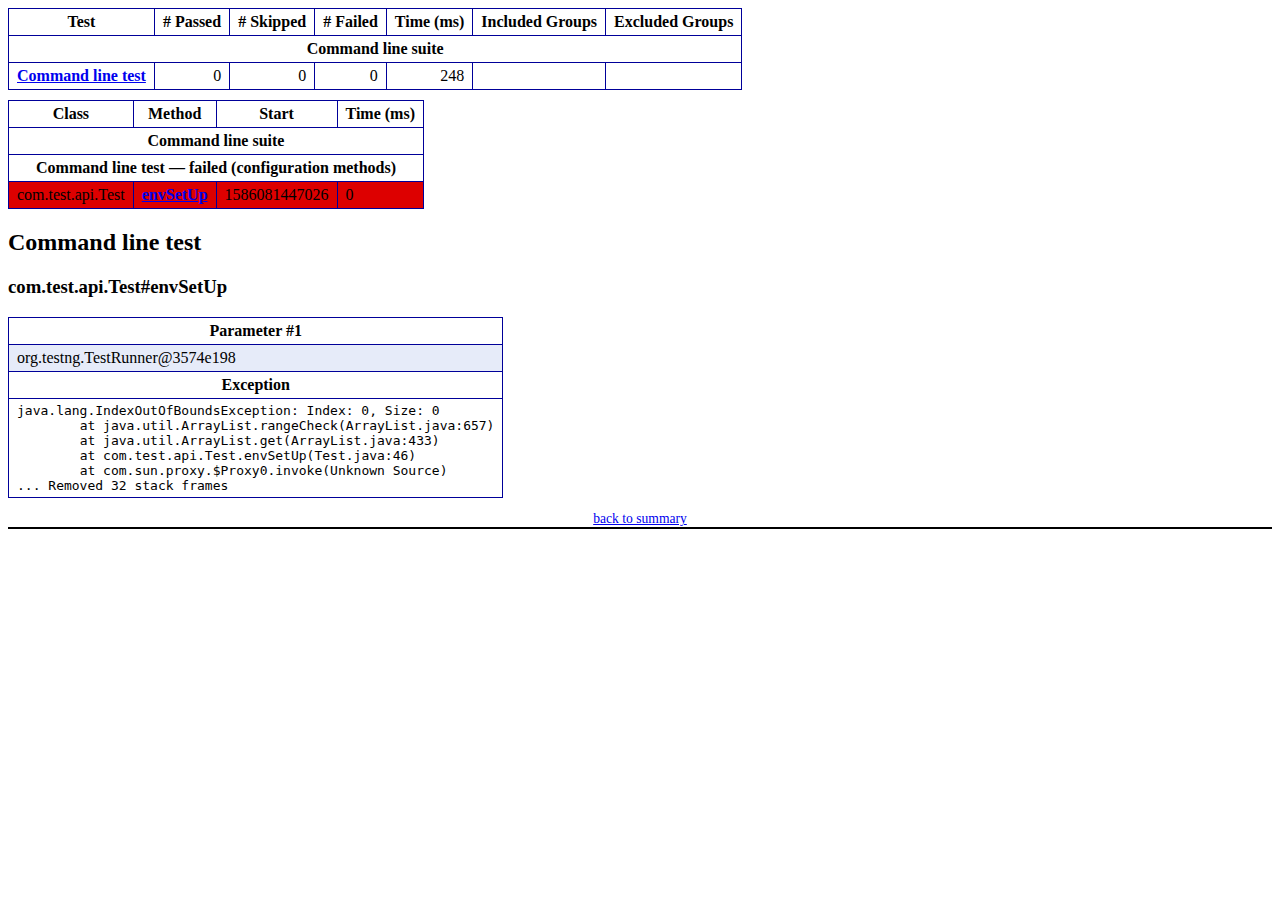
<file: target/surefire-reports/emailable-report.html>
<!DOCTYPE html PUBLIC "-//W3C//DTD XHTML 1.1//EN" "http://www.w3.org/TR/xhtml11/DTD/xhtml11.dtd">
<html xmlns="http://www.w3.org/1999/xhtml"><head><title>TestNG Report</title><style type="text/css">table {margin-bottom:10px;border-collapse:collapse;empty-cells:show}th,td {border:1px solid #009;padding:.25em .5em}th {vertical-align:bottom}td {vertical-align:top}table a {font-weight:bold}.stripe td {background-color: #E6EBF9}.num {text-align:right}.passedodd td {background-color: #3F3}.passedeven td {background-color: #0A0}.skippedodd td {background-color: #DDD}.skippedeven td {background-color: #CCC}.failedodd td,.attn {background-color: #F33}.failedeven td,.stripe .attn {background-color: #D00}.stacktrace {white-space:pre;font-family:monospace}.totop {font-size:85%;text-align:center;border-bottom:2px solid #000}</style></head><body><table><tr><th>Test</th><th># Passed</th><th># Skipped</th><th># Failed</th><th>Time (ms)</th><th>Included Groups</th><th>Excluded Groups</th></tr><tr><th colspan="7">Command line suite</th></tr><tr><td><a href="#t0">Command line test</a></td><td class="num">0</td><td class="num">0</td><td class="num">0</td><td class="num">248</td><td></td><td></td></tr></table><table><thead><tr><th>Class</th><th>Method</th><th>Start</th><th>Time (ms)</th></tr></thead><tbody><tr><th colspan="4">Command line suite</th></tr></tbody><tbody id="t0"><tr><th colspan="4">Command line test &#8212; failed (configuration methods)</th></tr><tr class="failedeven"><td rowspan="1">com.test.api.Test</td><td><a href="#m0">envSetUp</a></td><td rowspan="1">1586081447026</td><td rowspan="1">0</td></tr></tbody></table><h2>Command line test</h2><h3 id="m0">com.test.api.Test#envSetUp</h3><table class="result"><tr class="param"><th>Parameter #1</th></tr><tr class="param stripe"><td>org.testng.TestRunner@3574e198</td></tr><tr><th>Exception</th></tr><tr><td><div class="stacktrace">java.lang.IndexOutOfBoundsException: Index: 0, Size: 0
	at java.util.ArrayList.rangeCheck(ArrayList.java:657)
	at java.util.ArrayList.get(ArrayList.java:433)
	at com.test.api.Test.envSetUp(Test.java:46)
	at com.sun.proxy.$Proxy0.invoke(Unknown Source)
... Removed 32 stack frames</div></td></tr></table><p class="totop"><a href="#summary">back to summary</a></p></body></html>
</file>
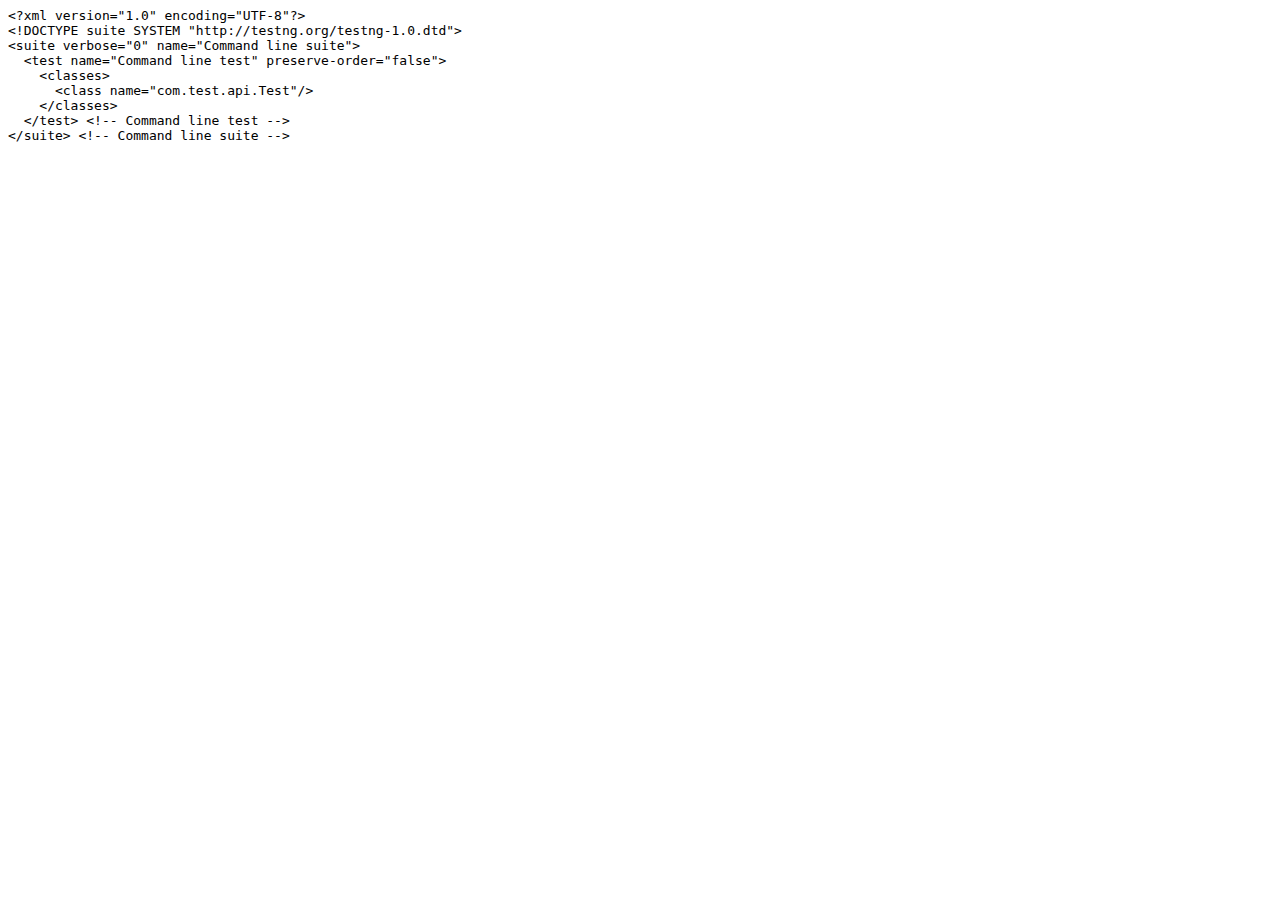
<file: target/surefire-reports/old/Command line suite/testng.xml.html>
<html><head><title>testng.xml for Command line suite</title></head><body><tt>&lt;?xml&nbsp;version="1.0"&nbsp;encoding="UTF-8"?&gt;<br/>&lt;!DOCTYPE&nbsp;suite&nbsp;SYSTEM&nbsp;"http://testng.org/testng-1.0.dtd"&gt;<br/>&lt;suite&nbsp;verbose="0"&nbsp;name="Command&nbsp;line&nbsp;suite"&gt;<br/>&nbsp;&nbsp;&lt;test&nbsp;name="Command&nbsp;line&nbsp;test"&nbsp;preserve-order="false"&gt;<br/>&nbsp;&nbsp;&nbsp;&nbsp;&lt;classes&gt;<br/>&nbsp;&nbsp;&nbsp;&nbsp;&nbsp;&nbsp;&lt;class&nbsp;name="com.test.api.Test"/&gt;<br/>&nbsp;&nbsp;&nbsp;&nbsp;&lt;/classes&gt;<br/>&nbsp;&nbsp;&lt;/test&gt;&nbsp;&lt;!--&nbsp;Command&nbsp;line&nbsp;test&nbsp;--&gt;<br/>&lt;/suite&gt;&nbsp;&lt;!--&nbsp;Command&nbsp;line&nbsp;suite&nbsp;--&gt;<br/></tt></body></html>
</file>
<file: target/surefire-reports/testng-reports.css>
body {
    margin: 0px 0px 5px 5px;
}

ul {
    margin: 0px;
}

li {
    list-style-type: none;
}

a {
    text-decoration: none;
}

a:hover {
    text-decoration: underline;
}

.navigator-selected {
    background: #ffa500;
}

.wrapper {
    position: absolute;
    top: 60px;
    bottom: 0;
    left: 400px;
    right: 0;
    overflow: auto;
}

.navigator-root {
    position: absolute;
    top: 60px;
    bottom: 0;
    left: 0;
    width: 400px;
    overflow-y: auto;
}

.suite {
    margin: 0px 10px 10px 0px;
    background-color: #fff8dc;
}

.suite-name {
    padding-left: 10px;
    font-size: 25px;
    font-family: Times;
}

.main-panel-header {
    padding: 5px;
    background-color: #9FB4D9; //afeeee;
    font-family: monospace;
    font-size: 18px;
}

.main-panel-content {
    padding: 5px;
    margin-bottom: 10px;
    background-color: #DEE8FC; //d0ffff;
}

.rounded-window {
    border-radius: 10px;
    border-style: solid;
    border-width: 1px;
}

.rounded-window-top {
    border-top-right-radius: 10px 10px;
    border-top-left-radius: 10px 10px;
    border-style: solid;
    border-width: 1px;
    overflow: auto;
}

.light-rounded-window-top {
    border-top-right-radius: 10px 10px;
    border-top-left-radius: 10px 10px;
}

.rounded-window-bottom {
    border-style: solid;
    border-width: 0px 1px 1px 1px;
    border-bottom-right-radius: 10px 10px;
    border-bottom-left-radius: 10px 10px;
    overflow: auto;
}

.method-name {
    font-size: 12px;
    font-family: monospace;
}

.method-content {
    border-style: solid;
    border-width: 0px 0px 1px 0px;
    margin-bottom: 10;
    padding-bottom: 5px;
    width: 80%;
}

.parameters {
    font-size: 14px;
    font-family: monospace;
}

.stack-trace {
    white-space: pre;
    font-family: monospace;
    font-size: 12px;
    font-weight: bold;
    margin-top: 0px;
    margin-left: 20px;
}

.testng-xml {
    font-family: monospace;
}

.method-list-content {
    margin-left: 10px;
}

.navigator-suite-content {
    margin-left: 10px;
    font: 12px 'Lucida Grande';
}

.suite-section-title {
    margin-top: 10px;
    width: 80%;
    border-style: solid;
    border-width: 1px 0px 0px 0px;
    font-family: Times;
    font-size: 18px;
    font-weight: bold;
}

.suite-section-content {
    list-style-image: url(bullet_point.png);
}

.top-banner-root {
    position: absolute;
    top: 0;
    height: 45px;
    left: 0;
    right: 0;
    padding: 5px;
    margin: 0px 0px 5px 0px;
    background-color: #0066ff;
    font-family: Times;
    color: #fff;
    text-align: center;
}

.top-banner-title-font {
    font-size: 25px;
}

.test-name {
    font-family: 'Lucida Grande';
    font-size: 16px;
}

.suite-icon {
    padding: 5px;
    float: right;
    height: 20;
}

.test-group {
    font: 20px 'Lucida Grande';
    margin: 5px 5px 10px 5px;
    border-width: 0px 0px 1px 0px;
    border-style: solid;
    padding: 5px;
}

.test-group-name {
    font-weight: bold;
}

.method-in-group {
    font-size: 16px;
    margin-left: 80px;
}

table.google-visualization-table-table {
    width: 100%;
}

.reporter-method-name {
    font-size: 14px;
    font-family: monospace;
}

.reporter-method-output-div {
    padding: 5px;
    margin: 0px 0px 5px 20px;
    font-size: 12px;
    font-family: monospace;
    border-width: 0px 0px 0px 1px;
    border-style: solid;
}

.ignored-class-div {
    font-size: 14px;
    font-family: monospace;
}

.ignored-methods-div {
    padding: 5px;
    margin: 0px 0px 5px 20px;
    font-size: 12px;
    font-family: monospace;
    border-width: 0px 0px 0px 1px;
    border-style: solid;
}

.border-failed {
    border-top-left-radius: 10px 10px;
    border-bottom-left-radius: 10px 10px;
    border-style: solid;
    border-width: 0px 0px 0px 10px;
    border-color: #f00;
}

.border-skipped {
    border-top-left-radius: 10px 10px;
    border-bottom-left-radius: 10px 10px;
    border-style: solid;
    border-width: 0px 0px 0px 10px;
    border-color: #edc600;
}

.border-passed {
    border-top-left-radius: 10px 10px;
    border-bottom-left-radius: 10px 10px;
    border-style: solid;
    border-width: 0px 0px 0px 10px;
    border-color: #19f52d;
}

.times-div {
    text-align: center;
    padding: 5px;
}

.suite-total-time {
    font: 16px 'Lucida Grande';
}

.configuration-suite {
    margin-left: 20px;
}

.configuration-test {
    margin-left: 40px;
}

.configuration-class {
    margin-left: 60px;
}

.configuration-method {
    margin-left: 80px;
}

.test-method {
    margin-left: 100px;
}

.chronological-class {
    background-color: #0ccff;
    border-style: solid;
    border-width: 0px 0px 1px 1px;
}

.method-start {
    float: right;
}

.chronological-class-name {
    padding: 0px 0px 0px 5px;
    color: #008;
}

.after, .before, .test-method {
    font-family: monospace;
    font-size: 14px;
}

.navigator-suite-header {
    font-size: 22px;
    margin: 0px 10px 5px 0px;
    background-color: #deb887;
    text-align: center;
}

.collapse-all-icon {
    padding: 5px;
    float: right;
}
</file>
<file: test-output/extent.css>
/*
* @Author: MSI-PC
* @Date:   2020-04-06 19:47:10
* @Last Modified by:   MSI-PC
* @Last Modified time: 2020-04-06 19:47:32
*/
/*!
 * Materialize v0.97.6 (http://materializecss.com)
 * Copyright 2014-2015 Materialize
 * MIT License (https://raw.githubusercontent.com/Dogfalo/materialize/master/LICENSE)
 */
.materialize-red{background-color:#e51c23 !important}.materialize-red-text{color:#e51c23 !important}.materialize-red.lighten-5{background-color:#fdeaeb !important}.materialize-red-text.text-lighten-5{color:#fdeaeb !important}.materialize-red.lighten-4{background-color:#f8c1c3 !important}.materialize-red-text.text-lighten-4{color:#f8c1c3 !important}.materialize-red.lighten-3{background-color:#f3989b !important}.materialize-red-text.text-lighten-3{color:#f3989b !important}.materialize-red.lighten-2{background-color:#ee6e73 !important}.materialize-red-text.text-lighten-2{color:#ee6e73 !important}.materialize-red.lighten-1{background-color:#ea454b !important}.materialize-red-text.text-lighten-1{color:#ea454b !important}.materialize-red.darken-1{background-color:#d0181e !important}.materialize-red-text.text-darken-1{color:#d0181e !important}.materialize-red.darken-2{background-color:#b9151b !important}.materialize-red-text.text-darken-2{color:#b9151b !important}.materialize-red.darken-3{background-color:#a21318 !important}.materialize-red-text.text-darken-3{color:#a21318 !important}.materialize-red.darken-4{background-color:#8b1014 !important}.materialize-red-text.text-darken-4{color:#8b1014 !important}.red{background-color:#F44336 !important}.red-text{color:#F44336 !important}.red.lighten-5{background-color:#FFEBEE !important}.red-text.text-lighten-5{color:#FFEBEE !important}.red.lighten-4{background-color:#FFCDD2 !important}.red-text.text-lighten-4{color:#FFCDD2 !important}.red.lighten-3{background-color:#EF9A9A !important}.red-text.text-lighten-3{color:#EF9A9A !important}.red.lighten-2{background-color:#E57373 !important}.red-text.text-lighten-2{color:#E57373 !important}.red.lighten-1{background-color:#EF5350 !important}.red-text.text-lighten-1{color:#EF5350 !important}.red.darken-1{background-color:#E53935 !important}.red-text.text-darken-1{color:#E53935 !important}.red.darken-2{background-color:#D32F2F !important}.red-text.text-darken-2{color:#D32F2F !important}.red.darken-3{background-color:#C62828 !important}.red-text.text-darken-3{color:#C62828 !important}.red.darken-4{background-color:#B71C1C !important}.red-text.text-darken-4{color:#B71C1C !important}.red.accent-1{background-color:#FF8A80 !important}.red-text.text-accent-1{color:#FF8A80 !important}.red.accent-2{background-color:#FF5252 !important}.red-text.text-accent-2{color:#FF5252 !important}.red.accent-3{background-color:#FF1744 !important}.red-text.text-accent-3{color:#FF1744 !important}.red.accent-4{background-color:#D50000 !important}.red-text.text-accent-4{color:#D50000 !important}.pink{background-color:#e91e63 !important}.pink-text{color:#e91e63 !important}.pink.lighten-5{background-color:#fce4ec !important}.pink-text.text-lighten-5{color:#fce4ec !important}.pink.lighten-4{background-color:#f8bbd0 !important}.pink-text.text-lighten-4{color:#f8bbd0 !important}.pink.lighten-3{background-color:#f48fb1 !important}.pink-text.text-lighten-3{color:#f48fb1 !important}.pink.lighten-2{background-color:#f06292 !important}.pink-text.text-lighten-2{color:#f06292 !important}.pink.lighten-1{background-color:#ec407a !important}.pink-text.text-lighten-1{color:#ec407a !important}.pink.darken-1{background-color:#d81b60 !important}.pink-text.text-darken-1{color:#d81b60 !important}.pink.darken-2{background-color:#c2185b !important}.pink-text.text-darken-2{color:#c2185b !important}.pink.darken-3{background-color:#ad1457 !important}.pink-text.text-darken-3{color:#ad1457 !important}.pink.darken-4{background-color:#880e4f !important}.pink-text.text-darken-4{color:#880e4f !important}.pink.accent-1{background-color:#ff80ab !important}.pink-text.text-accent-1{color:#ff80ab !important}.pink.accent-2{background-color:#ff4081 !important}.pink-text.text-accent-2{color:#ff4081 !important}.pink.accent-3{background-color:#f50057 !important}.pink-text.text-accent-3{color:#f50057 !important}.pink.accent-4{background-color:#c51162 !important}.pink-text.text-accent-4{color:#c51162 !important}.purple{background-color:#9c27b0 !important}.purple-text{color:#9c27b0 !important}.purple.lighten-5{background-color:#f3e5f5 !important}.purple-text.text-lighten-5{color:#f3e5f5 !important}.purple.lighten-4{background-color:#e1bee7 !important}.purple-text.text-lighten-4{color:#e1bee7 !important}.purple.lighten-3{background-color:#ce93d8 !important}.purple-text.text-lighten-3{color:#ce93d8 !important}.purple.lighten-2{background-color:#ba68c8 !important}.purple-text.text-lighten-2{color:#ba68c8 !important}.purple.lighten-1{background-color:#ab47bc !important}.purple-text.text-lighten-1{color:#ab47bc !important}.purple.darken-1{background-color:#8e24aa !important}.purple-text.text-darken-1{color:#8e24aa !important}.purple.darken-2{background-color:#7b1fa2 !important}.purple-text.text-darken-2{color:#7b1fa2 !important}.purple.darken-3{background-color:#6a1b9a !important}.purple-text.text-darken-3{color:#6a1b9a !important}.purple.darken-4{background-color:#4a148c !important}.purple-text.text-darken-4{color:#4a148c !important}.purple.accent-1{background-color:#ea80fc !important}.purple-text.text-accent-1{color:#ea80fc !important}.purple.accent-2{background-color:#e040fb !important}.purple-text.text-accent-2{color:#e040fb !important}.purple.accent-3{background-color:#d500f9 !important}.purple-text.text-accent-3{color:#d500f9 !important}.purple.accent-4{background-color:#a0f !important}.purple-text.text-accent-4{color:#a0f !important}.deep-purple{background-color:#673ab7 !important}.deep-purple-text{color:#673ab7 !important}.deep-purple.lighten-5{background-color:#ede7f6 !important}.deep-purple-text.text-lighten-5{color:#ede7f6 !important}.deep-purple.lighten-4{background-color:#d1c4e9 !important}.deep-purple-text.text-lighten-4{color:#d1c4e9 !important}.deep-purple.lighten-3{background-color:#b39ddb !important}.deep-purple-text.text-lighten-3{color:#b39ddb !important}.deep-purple.lighten-2{background-color:#9575cd !important}.deep-purple-text.text-lighten-2{color:#9575cd !important}.deep-purple.lighten-1{background-color:#7e57c2 !important}.deep-purple-text.text-lighten-1{color:#7e57c2 !important}.deep-purple.darken-1{background-color:#5e35b1 !important}.deep-purple-text.text-darken-1{color:#5e35b1 !important}.deep-purple.darken-2{background-color:#512da8 !important}.deep-purple-text.text-darken-2{color:#512da8 !important}.deep-purple.darken-3{background-color:#4527a0 !important}.deep-purple-text.text-darken-3{color:#4527a0 !important}.deep-purple.darken-4{background-color:#311b92 !important}.deep-purple-text.text-darken-4{color:#311b92 !important}.deep-purple.accent-1{background-color:#b388ff !important}.deep-purple-text.text-accent-1{color:#b388ff !important}.deep-purple.accent-2{background-color:#7c4dff !important}.deep-purple-text.text-accent-2{color:#7c4dff !important}.deep-purple.accent-3{background-color:#651fff !important}.deep-purple-text.text-accent-3{color:#651fff !important}.deep-purple.accent-4{background-color:#6200ea !important}.deep-purple-text.text-accent-4{color:#6200ea !important}.indigo{background-color:#3f51b5 !important}.indigo-text{color:#3f51b5 !important}.indigo.lighten-5{background-color:#e8eaf6 !important}.indigo-text.text-lighten-5{color:#e8eaf6 !important}.indigo.lighten-4{background-color:#c5cae9 !important}.indigo-text.text-lighten-4{color:#c5cae9 !important}.indigo.lighten-3{background-color:#9fa8da !important}.indigo-text.text-lighten-3{color:#9fa8da !important}.indigo.lighten-2{background-color:#7986cb !important}.indigo-text.text-lighten-2{color:#7986cb !important}.indigo.lighten-1{background-color:#5c6bc0 !important}.indigo-text.text-lighten-1{color:#5c6bc0 !important}.indigo.darken-1{background-color:#3949ab !important}.indigo-text.text-darken-1{color:#3949ab !important}.indigo.darken-2{background-color:#303f9f !important}.indigo-text.text-darken-2{color:#303f9f !important}.indigo.darken-3{background-color:#283593 !important}.indigo-text.text-darken-3{color:#283593 !important}.indigo.darken-4{background-color:#1a237e !important}.indigo-text.text-darken-4{color:#1a237e !important}.indigo.accent-1{background-color:#8c9eff !important}.indigo-text.text-accent-1{color:#8c9eff !important}.indigo.accent-2{background-color:#536dfe !important}.indigo-text.text-accent-2{color:#536dfe !important}.indigo.accent-3{background-color:#3d5afe !important}.indigo-text.text-accent-3{color:#3d5afe !important}.indigo.accent-4{background-color:#304ffe !important}.indigo-text.text-accent-4{color:#304ffe !important}.blue{background-color:#2196F3 !important}.blue-text{color:#2196F3 !important}.blue.lighten-5{background-color:#E3F2FD !important}.blue-text.text-lighten-5{color:#E3F2FD !important}.blue.lighten-4{background-color:#BBDEFB !important}.blue-text.text-lighten-4{color:#BBDEFB !important}.blue.lighten-3{background-color:#90CAF9 !important}.blue-text.text-lighten-3{color:#90CAF9 !important}.blue.lighten-2{background-color:#64B5F6 !important}.blue-text.text-lighten-2{color:#64B5F6 !important}.blue.lighten-1{background-color:#42A5F5 !important}.blue-text.text-lighten-1{color:#42A5F5 !important}.blue.darken-1{background-color:#1E88E5 !important}.blue-text.text-darken-1{color:#1E88E5 !important}.blue.darken-2{background-color:#1976D2 !important}.blue-text.text-darken-2{color:#1976D2 !important}.blue.darken-3{background-color:#1565C0 !important}.blue-text.text-darken-3{color:#1565C0 !important}.blue.darken-4{background-color:#0D47A1 !important}.blue-text.text-darken-4{color:#0D47A1 !important}.blue.accent-1{background-color:#82B1FF !important}.blue-text.text-accent-1{color:#82B1FF !important}.blue.accent-2{background-color:#448AFF !important}.blue-text.text-accent-2{color:#448AFF !important}.blue.accent-3{background-color:#2979FF !important}.blue-text.text-accent-3{color:#2979FF !important}.blue.accent-4{background-color:#2962FF !important}.blue-text.text-accent-4{color:#2962FF !important}.light-blue{background-color:#03a9f4 !important}.light-blue-text{color:#03a9f4 !important}.light-blue.lighten-5{background-color:#e1f5fe !important}.light-blue-text.text-lighten-5{color:#e1f5fe !important}.light-blue.lighten-4{background-color:#b3e5fc !important}.light-blue-text.text-lighten-4{color:#b3e5fc !important}.light-blue.lighten-3{background-color:#81d4fa !important}.light-blue-text.text-lighten-3{color:#81d4fa !important}.light-blue.lighten-2{background-color:#4fc3f7 !important}.light-blue-text.text-lighten-2{color:#4fc3f7 !important}.light-blue.lighten-1{background-color:#29b6f6 !important}.light-blue-text.text-lighten-1{color:#29b6f6 !important}.light-blue.darken-1{background-color:#039be5 !important}.light-blue-text.text-darken-1{color:#039be5 !important}.light-blue.darken-2{background-color:#0288d1 !important}.light-blue-text.text-darken-2{color:#0288d1 !important}.light-blue.darken-3{background-color:#0277bd !important}.light-blue-text.text-darken-3{color:#0277bd !important}.light-blue.darken-4{background-color:#01579b !important}.light-blue-text.text-darken-4{color:#01579b !important}.light-blue.accent-1{background-color:#80d8ff !important}.light-blue-text.text-accent-1{color:#80d8ff !important}.light-blue.accent-2{background-color:#40c4ff !important}.light-blue-text.text-accent-2{color:#40c4ff !important}.light-blue.accent-3{background-color:#00b0ff !important}.light-blue-text.text-accent-3{color:#00b0ff !important}.light-blue.accent-4{background-color:#0091ea !important}.light-blue-text.text-accent-4{color:#0091ea !important}.cyan{background-color:#00bcd4 !important}.cyan-text{color:#00bcd4 !important}.cyan.lighten-5{background-color:#e0f7fa !important}.cyan-text.text-lighten-5{color:#e0f7fa !important}.cyan.lighten-4{background-color:#b2ebf2 !important}.cyan-text.text-lighten-4{color:#b2ebf2 !important}.cyan.lighten-3{background-color:#80deea !important}.cyan-text.text-lighten-3{color:#80deea !important}.cyan.lighten-2{background-color:#4dd0e1 !important}.cyan-text.text-lighten-2{color:#4dd0e1 !important}.cyan.lighten-1{background-color:#26c6da !important}.cyan-text.text-lighten-1{color:#26c6da !important}.cyan.darken-1{background-color:#00acc1 !important}.cyan-text.text-darken-1{color:#00acc1 !important}.cyan.darken-2{background-color:#0097a7 !important}.cyan-text.text-darken-2{color:#0097a7 !important}.cyan.darken-3{background-color:#00838f !important}.cyan-text.text-darken-3{color:#00838f !important}.cyan.darken-4{background-color:#006064 !important}.cyan-text.text-darken-4{color:#006064 !important}.cyan.accent-1{background-color:#84ffff !important}.cyan-text.text-accent-1{color:#84ffff !important}.cyan.accent-2{background-color:#18ffff !important}.cyan-text.text-accent-2{color:#18ffff !important}.cyan.accent-3{background-color:#00e5ff !important}.cyan-text.text-accent-3{color:#00e5ff !important}.cyan.accent-4{background-color:#00b8d4 !important}.cyan-text.text-accent-4{color:#00b8d4 !important}.teal{background-color:#009688 !important}.teal-text{color:#009688 !important}.teal.lighten-5{background-color:#e0f2f1 !important}.teal-text.text-lighten-5{color:#e0f2f1 !important}.teal.lighten-4{background-color:#b2dfdb !important}.teal-text.text-lighten-4{color:#b2dfdb !important}.teal.lighten-3{background-color:#80cbc4 !important}.teal-text.text-lighten-3{color:#80cbc4 !important}.teal.lighten-2{background-color:#4db6ac !important}.teal-text.text-lighten-2{color:#4db6ac !important}.teal.lighten-1{background-color:#26a69a !important}.teal-text.text-lighten-1{color:#26a69a !important}.teal.darken-1{background-color:#00897b !important}.teal-text.text-darken-1{color:#00897b !important}.teal.darken-2{background-color:#00796b !important}.teal-text.text-darken-2{color:#00796b !important}.teal.darken-3{background-color:#00695c !important}.teal-text.text-darken-3{color:#00695c !important}.teal.darken-4{background-color:#004d40 !important}.teal-text.text-darken-4{color:#004d40 !important}.teal.accent-1{background-color:#a7ffeb !important}.teal-text.text-accent-1{color:#a7ffeb !important}.teal.accent-2{background-color:#64ffda !important}.teal-text.text-accent-2{color:#64ffda !important}.teal.accent-3{background-color:#1de9b6 !important}.teal-text.text-accent-3{color:#1de9b6 !important}.teal.accent-4{background-color:#00bfa5 !important}.teal-text.text-accent-4{color:#00bfa5 !important}.green{background-color:#4CAF50 !important}.green-text{color:#4CAF50 !important}.green.lighten-5{background-color:#E8F5E9 !important}.green-text.text-lighten-5{color:#E8F5E9 !important}.green.lighten-4{background-color:#C8E6C9 !important}.green-text.text-lighten-4{color:#C8E6C9 !important}.green.lighten-3{background-color:#A5D6A7 !important}.green-text.text-lighten-3{color:#A5D6A7 !important}.green.lighten-2{background-color:#81C784 !important}.green-text.text-lighten-2{color:#81C784 !important}.green.lighten-1{background-color:#66BB6A !important}.green-text.text-lighten-1{color:#66BB6A !important}.green.darken-1{background-color:#43A047 !important}.green-text.text-darken-1{color:#43A047 !important}.green.darken-2{background-color:#388E3C !important}.green-text.text-darken-2{color:#388E3C !important}.green.darken-3{background-color:#2E7D32 !important}.green-text.text-darken-3{color:#2E7D32 !important}.green.darken-4{background-color:#1B5E20 !important}.green-text.text-darken-4{color:#1B5E20 !important}.green.accent-1{background-color:#B9F6CA !important}.green-text.text-accent-1{color:#B9F6CA !important}.green.accent-2{background-color:#69F0AE !important}.green-text.text-accent-2{color:#69F0AE !important}.green.accent-3{background-color:#00E676 !important}.green-text.text-accent-3{color:#00E676 !important}.green.accent-4{background-color:#00C853 !important}.green-text.text-accent-4{color:#00C853 !important}.light-green{background-color:#8bc34a !important}.light-green-text{color:#8bc34a !important}.light-green.lighten-5{background-color:#f1f8e9 !important}.light-green-text.text-lighten-5{color:#f1f8e9 !important}.light-green.lighten-4{background-color:#dcedc8 !important}.light-green-text.text-lighten-4{color:#dcedc8 !important}.light-green.lighten-3{background-color:#c5e1a5 !important}.light-green-text.text-lighten-3{color:#c5e1a5 !important}.light-green.lighten-2{background-color:#aed581 !important}.light-green-text.text-lighten-2{color:#aed581 !important}.light-green.lighten-1{background-color:#9ccc65 !important}.light-green-text.text-lighten-1{color:#9ccc65 !important}.light-green.darken-1{background-color:#7cb342 !important}.light-green-text.text-darken-1{color:#7cb342 !important}.light-green.darken-2{background-color:#689f38 !important}.light-green-text.text-darken-2{color:#689f38 !important}.light-green.darken-3{background-color:#558b2f !important}.light-green-text.text-darken-3{color:#558b2f !important}.light-green.darken-4{background-color:#33691e !important}.light-green-text.text-darken-4{color:#33691e !important}.light-green.accent-1{background-color:#ccff90 !important}.light-green-text.text-accent-1{color:#ccff90 !important}.light-green.accent-2{background-color:#b2ff59 !important}.light-green-text.text-accent-2{color:#b2ff59 !important}.light-green.accent-3{background-color:#76ff03 !important}.light-green-text.text-accent-3{color:#76ff03 !important}.light-green.accent-4{background-color:#64dd17 !important}.light-green-text.text-accent-4{color:#64dd17 !important}.lime{background-color:#cddc39 !important}.lime-text{color:#cddc39 !important}.lime.lighten-5{background-color:#f9fbe7 !important}.lime-text.text-lighten-5{color:#f9fbe7 !important}.lime.lighten-4{background-color:#f0f4c3 !important}.lime-text.text-lighten-4{color:#f0f4c3 !important}.lime.lighten-3{background-color:#e6ee9c !important}.lime-text.text-lighten-3{color:#e6ee9c !important}.lime.lighten-2{background-color:#dce775 !important}.lime-text.text-lighten-2{color:#dce775 !important}.lime.lighten-1{background-color:#d4e157 !important}.lime-text.text-lighten-1{color:#d4e157 !important}.lime.darken-1{background-color:#c0ca33 !important}.lime-text.text-darken-1{color:#c0ca33 !important}.lime.darken-2{background-color:#afb42b !important}.lime-text.text-darken-2{color:#afb42b !important}.lime.darken-3{background-color:#9e9d24 !important}.lime-text.text-darken-3{color:#9e9d24 !important}.lime.darken-4{background-color:#827717 !important}.lime-text.text-darken-4{color:#827717 !important}.lime.accent-1{background-color:#f4ff81 !important}.lime-text.text-accent-1{color:#f4ff81 !important}.lime.accent-2{background-color:#eeff41 !important}.lime-text.text-accent-2{color:#eeff41 !important}.lime.accent-3{background-color:#c6ff00 !important}.lime-text.text-accent-3{color:#c6ff00 !important}.lime.accent-4{background-color:#aeea00 !important}.lime-text.text-accent-4{color:#aeea00 !important}.yellow{background-color:#ffeb3b !important}.yellow-text{color:#ffeb3b !important}.yellow.lighten-5{background-color:#fffde7 !important}.yellow-text.text-lighten-5{color:#fffde7 !important}.yellow.lighten-4{background-color:#fff9c4 !important}.yellow-text.text-lighten-4{color:#fff9c4 !important}.yellow.lighten-3{background-color:#fff59d !important}.yellow-text.text-lighten-3{color:#fff59d !important}.yellow.lighten-2{background-color:#fff176 !important}.yellow-text.text-lighten-2{color:#fff176 !important}.yellow.lighten-1{background-color:#ffee58 !important}.yellow-text.text-lighten-1{color:#ffee58 !important}.yellow.darken-1{background-color:#fdd835 !important}.yellow-text.text-darken-1{color:#fdd835 !important}.yellow.darken-2{background-color:#fbc02d !important}.yellow-text.text-darken-2{color:#fbc02d !important}.yellow.darken-3{background-color:#f9a825 !important}.yellow-text.text-darken-3{color:#f9a825 !important}.yellow.darken-4{background-color:#f57f17 !important}.yellow-text.text-darken-4{color:#f57f17 !important}.yellow.accent-1{background-color:#ffff8d !important}.yellow-text.text-accent-1{color:#ffff8d !important}.yellow.accent-2{background-color:#ff0 !important}.yellow-text.text-accent-2{color:#ff0 !important}.yellow.accent-3{background-color:#ffea00 !important}.yellow-text.text-accent-3{color:#ffea00 !important}.yellow.accent-4{background-color:#ffd600 !important}.yellow-text.text-accent-4{color:#ffd600 !important}.amber{background-color:#ffc107 !important}.amber-text{color:#ffc107 !important}.amber.lighten-5{background-color:#fff8e1 !important}.amber-text.text-lighten-5{color:#fff8e1 !important}.amber.lighten-4{background-color:#ffecb3 !important}.amber-text.text-lighten-4{color:#ffecb3 !important}.amber.lighten-3{background-color:#ffe082 !important}.amber-text.text-lighten-3{color:#ffe082 !important}.amber.lighten-2{background-color:#ffd54f !important}.amber-text.text-lighten-2{color:#ffd54f !important}.amber.lighten-1{background-color:#ffca28 !important}.amber-text.text-lighten-1{color:#ffca28 !important}.amber.darken-1{background-color:#ffb300 !important}.amber-text.text-darken-1{color:#ffb300 !important}.amber.darken-2{background-color:#ffa000 !important}.amber-text.text-darken-2{color:#ffa000 !important}.amber.darken-3{background-color:#ff8f00 !important}.amber-text.text-darken-3{color:#ff8f00 !important}.amber.darken-4{background-color:#ff6f00 !important}.amber-text.text-darken-4{color:#ff6f00 !important}.amber.accent-1{background-color:#ffe57f !important}.amber-text.text-accent-1{color:#ffe57f !important}.amber.accent-2{background-color:#ffd740 !important}.amber-text.text-accent-2{color:#ffd740 !important}.amber.accent-3{background-color:#ffc400 !important}.amber-text.text-accent-3{color:#ffc400 !important}.amber.accent-4{background-color:#ffab00 !important}.amber-text.text-accent-4{color:#ffab00 !important}.orange{background-color:#ff9800 !important}.orange-text{color:#ff9800 !important}.orange.lighten-5{background-color:#fff3e0 !important}.orange-text.text-lighten-5{color:#fff3e0 !important}.orange.lighten-4{background-color:#ffe0b2 !important}.orange-text.text-lighten-4{color:#ffe0b2 !important}.orange.lighten-3{background-color:#ffcc80 !important}.orange-text.text-lighten-3{color:#ffcc80 !important}.orange.lighten-2{background-color:#ffb74d !important}.orange-text.text-lighten-2{color:#ffb74d !important}.orange.lighten-1{background-color:#ffa726 !important}.orange-text.text-lighten-1{color:#ffa726 !important}.orange.darken-1{background-color:#fb8c00 !important}.orange-text.text-darken-1{color:#fb8c00 !important}.orange.darken-2{background-color:#f57c00 !important}.orange-text.text-darken-2{color:#f57c00 !important}.orange.darken-3{background-color:#ef6c00 !important}.orange-text.text-darken-3{color:#ef6c00 !important}.orange.darken-4{background-color:#e65100 !important}.orange-text.text-darken-4{color:#e65100 !important}.orange.accent-1{background-color:#ffd180 !important}.orange-text.text-accent-1{color:#ffd180 !important}.orange.accent-2{background-color:#ffab40 !important}.orange-text.text-accent-2{color:#ffab40 !important}.orange.accent-3{background-color:#ff9100 !important}.orange-text.text-accent-3{color:#ff9100 !important}.orange.accent-4{background-color:#ff6d00 !important}.orange-text.text-accent-4{color:#ff6d00 !important}.deep-orange{background-color:#ff5722 !important}.deep-orange-text{color:#ff5722 !important}.deep-orange.lighten-5{background-color:#fbe9e7 !important}.deep-orange-text.text-lighten-5{color:#fbe9e7 !important}.deep-orange.lighten-4{background-color:#ffccbc !important}.deep-orange-text.text-lighten-4{color:#ffccbc !important}.deep-orange.lighten-3{background-color:#ffab91 !important}.deep-orange-text.text-lighten-3{color:#ffab91 !important}.deep-orange.lighten-2{background-color:#ff8a65 !important}.deep-orange-text.text-lighten-2{color:#ff8a65 !important}.deep-orange.lighten-1{background-color:#ff7043 !important}.deep-orange-text.text-lighten-1{color:#ff7043 !important}.deep-orange.darken-1{background-color:#f4511e !important}.deep-orange-text.text-darken-1{color:#f4511e !important}.deep-orange.darken-2{background-color:#e64a19 !important}.deep-orange-text.text-darken-2{color:#e64a19 !important}.deep-orange.darken-3{background-color:#d84315 !important}.deep-orange-text.text-darken-3{color:#d84315 !important}.deep-orange.darken-4{background-color:#bf360c !important}.deep-orange-text.text-darken-4{color:#bf360c !important}.deep-orange.accent-1{background-color:#ff9e80 !important}.deep-orange-text.text-accent-1{color:#ff9e80 !important}.deep-orange.accent-2{background-color:#ff6e40 !important}.deep-orange-text.text-accent-2{color:#ff6e40 !important}.deep-orange.accent-3{background-color:#ff3d00 !important}.deep-orange-text.text-accent-3{color:#ff3d00 !important}.deep-orange.accent-4{background-color:#dd2c00 !important}.deep-orange-text.text-accent-4{color:#dd2c00 !important}.brown{background-color:#795548 !important}.brown-text{color:#795548 !important}.brown.lighten-5{background-color:#efebe9 !important}.brown-text.text-lighten-5{color:#efebe9 !important}.brown.lighten-4{background-color:#d7ccc8 !important}.brown-text.text-lighten-4{color:#d7ccc8 !important}.brown.lighten-3{background-color:#bcaaa4 !important}.brown-text.text-lighten-3{color:#bcaaa4 !important}.brown.lighten-2{background-color:#a1887f !important}.brown-text.text-lighten-2{color:#a1887f !important}.brown.lighten-1{background-color:#8d6e63 !important}.brown-text.text-lighten-1{color:#8d6e63 !important}.brown.darken-1{background-color:#6d4c41 !important}.brown-text.text-darken-1{color:#6d4c41 !important}.brown.darken-2{background-color:#5d4037 !important}.brown-text.text-darken-2{color:#5d4037 !important}.brown.darken-3{background-color:#4e342e !important}.brown-text.text-darken-3{color:#4e342e !important}.brown.darken-4{background-color:#3e2723 !important}.brown-text.text-darken-4{color:#3e2723 !important}.blue-grey{background-color:#607d8b !important}.blue-grey-text{color:#607d8b !important}.blue-grey.lighten-5{background-color:#eceff1 !important}.blue-grey-text.text-lighten-5{color:#eceff1 !important}.blue-grey.lighten-4{background-color:#cfd8dc !important}.blue-grey-text.text-lighten-4{color:#cfd8dc !important}.blue-grey.lighten-3{background-color:#b0bec5 !important}.blue-grey-text.text-lighten-3{color:#b0bec5 !important}.blue-grey.lighten-2{background-color:#90a4ae !important}.blue-grey-text.text-lighten-2{color:#90a4ae !important}.blue-grey.lighten-1{background-color:#78909c !important}.blue-grey-text.text-lighten-1{color:#78909c !important}.blue-grey.darken-1{background-color:#546e7a !important}.blue-grey-text.text-darken-1{color:#546e7a !important}.blue-grey.darken-2{background-color:#455a64 !important}.blue-grey-text.text-darken-2{color:#455a64 !important}.blue-grey.darken-3{background-color:#37474f !important}.blue-grey-text.text-darken-3{color:#37474f !important}.blue-grey.darken-4{background-color:#263238 !important}.blue-grey-text.text-darken-4{color:#263238 !important}.grey{background-color:#9e9e9e !important}.grey-text{color:#9e9e9e !important}.grey.lighten-5{background-color:#fafafa !important}.grey-text.text-lighten-5{color:#fafafa !important}.grey.lighten-4{background-color:#f5f5f5 !important}.grey-text.text-lighten-4{color:#f5f5f5 !important}.grey.lighten-3{background-color:#eee !important}.grey-text.text-lighten-3{color:#eee !important}.grey.lighten-2{background-color:#e0e0e0 !important}.grey-text.text-lighten-2{color:#e0e0e0 !important}.grey.lighten-1{background-color:#bdbdbd !important}.grey-text.text-lighten-1{color:#bdbdbd !important}.grey.darken-1{background-color:#757575 !important}.grey-text.text-darken-1{color:#757575 !important}.grey.darken-2{background-color:#616161 !important}.grey-text.text-darken-2{color:#616161 !important}.grey.darken-3{background-color:#424242 !important}.grey-text.text-darken-3{color:#424242 !important}.grey.darken-4{background-color:#212121 !important}.grey-text.text-darken-4{color:#212121 !important}.shades.black{background-color:#000 !important}.shades-text.text-black{color:#000 !important}.shades.white{background-color:#fff !important}.shades-text.text-white{color:#fff !important}.shades.transparent{background-color:transparent !important}.shades-text.text-transparent{color:transparent !important}.black{background-color:#000 !important}.black-text{color:#000 !important}.white{background-color:#fff !important}.white-text{color:#fff !important}.transparent{background-color:transparent !important}.transparent-text{color:transparent !important}/*! normalize.css v3.0.3 | MIT License | github.com/necolas/normalize.css */html{font-family:sans-serif;-ms-text-size-adjust:100%;-webkit-text-size-adjust:100%}body{margin:0}article,aside,details,figcaption,figure,footer,header,hgroup,main,menu,nav,section,summary{display:block}audio,canvas,progress,video{display:inline-block;vertical-align:baseline}audio:not([controls]){display:none;height:0}[hidden],template{display:none}a{background-color:transparent}a:active,a:hover{outline:0}abbr[title]{border-bottom:1px dotted}b,strong{font-weight:bold}dfn{font-style:italic}h1{font-size:2em;margin:0.67em 0}mark{background:#ff0;color:#000}small{font-size:80%}sub,sup{font-size:75%;line-height:0;position:relative;vertical-align:baseline}sup{top:-0.5em}sub{bottom:-0.25em}img{border:0}svg:not(:root){overflow:hidden}figure{margin:1em 40px}hr{box-sizing:content-box;height:0}pre{overflow:auto}code,kbd,pre,samp{font-family:monospace, monospace;font-size:1em}button,input,optgroup,select,textarea{color:inherit;font:inherit;margin:0}button{overflow:visible}button,select{text-transform:none}button,html input[type="button"],input[type="reset"],input[type="submit"]{-webkit-appearance:button;cursor:pointer}button[disabled],html input[disabled]{cursor:default}button::-moz-focus-inner,input::-moz-focus-inner{border:0;padding:0}input{line-height:normal}input[type="checkbox"],input[type="radio"]{box-sizing:border-box;padding:0}input[type="number"]::-webkit-inner-spin-button,input[type="number"]::-webkit-outer-spin-button{height:auto}input[type="search"]{-webkit-appearance:textfield;box-sizing:content-box}input[type="search"]::-webkit-search-cancel-button,input[type="search"]::-webkit-search-decoration{-webkit-appearance:none}fieldset{border:1px solid #c0c0c0;margin:0 2px;padding:0.35em 0.625em 0.75em}legend{border:0;padding:0}textarea{overflow:auto}optgroup{font-weight:bold}table{border-collapse:collapse;border-spacing:0}td,th{padding:0}html{box-sizing:border-box}*,*:before,*:after{box-sizing:inherit}ul{list-style-type:none}ul.browser-default{list-style-type:initial}a{color:#039be5;text-decoration:none;-webkit-tap-highlight-color:transparent}.valign-wrapper{display:-webkit-flex;display:-ms-flexbox;display:flex;-webkit-align-items:center;-ms-flex-align:center;align-items:center}.valign-wrapper .valign{display:block}ul{padding:0}ul li{list-style-type:none}.clearfix{clear:both}.z-depth-0{box-shadow:none !important}.z-depth-1,nav,.card-panel,.card,.toast,.btn,.btn-large,.btn-floating,.dropdown-content,.collapsible,.side-nav{box-shadow:0 2px 5px 0 rgba(0,0,0,0.16),0 2px 10px 0 rgba(0,0,0,0.12)}.z-depth-1-half,.btn:hover,.btn-large:hover,.btn-floating:hover{box-shadow:0 5px 11px 0 rgba(0,0,0,0.18),0 4px 15px 0 rgba(0,0,0,0.15)}.z-depth-2{box-shadow:0 8px 17px 0 rgba(0,0,0,0.2),0 6px 20px 0 rgba(0,0,0,0.19)}.z-depth-3{box-shadow:0 12px 15px 0 rgba(0,0,0,0.24),0 17px 50px 0 rgba(0,0,0,0.19)}.z-depth-4,.modal{box-shadow:0 16px 28px 0 rgba(0,0,0,0.22),0 25px 55px 0 rgba(0,0,0,0.21)}.z-depth-5{box-shadow:0 27px 24px 0 rgba(0,0,0,0.2),0 40px 77px 0 rgba(0,0,0,0.22)}.hoverable{transition:box-shadow .25s;box-shadow:0}.hoverable:hover{transition:box-shadow .25s;box-shadow:0 8px 17px 0 rgba(0,0,0,0.2),0 6px 20px 0 rgba(0,0,0,0.19)}.divider{height:1px;overflow:hidden;background-color:#e0e0e0}blockquote{margin:20px 0;padding-left:1.5rem;border-left:5px solid #ee6e73}i{line-height:inherit}i.left{float:left;margin-right:15px}i.right{float:right;margin-left:15px}i.tiny{font-size:1rem}i.small{font-size:2rem}i.medium{font-size:4rem}i.large{font-size:6rem}img.responsive-img,video.responsive-video{max-width:100%;height:auto}.pagination li{display:inline-block;font-size:1.2rem;padding:0 10px;line-height:30px;border-radius:2px;text-align:center}.pagination li a{color:#444}.pagination li.active a{color:#fff}.pagination li.active{background-color:#ee6e73}.pagination li.disabled a{cursor:default;color:#999}.pagination li i{font-size:2.2rem;vertical-align:middle}.pagination li.pages ul li{display:inline-block;float:none}@media only screen and (max-width: 992px){.pagination{width:100%}.pagination li.prev,.pagination li.next{width:10%}.pagination li.pages{width:80%;overflow:hidden;white-space:nowrap}}.breadcrumb{font-size:18px;color:rgba(255,255,255,0.7)}.breadcrumb i,.breadcrumb [class^="mdi-"],.breadcrumb [class*="mdi-"],.breadcrumb i.material-icons{display:inline-block;float:left;font-size:24px}.breadcrumb:before{content:'\E5CC';color:rgba(255,255,255,0.7);vertical-align:top;display:inline-block;font-family:'Material Icons';font-weight:normal;font-style:normal;font-size:25px;margin:0 10px 0 8px;-webkit-font-smoothing:antialiased}.breadcrumb:first-child:before{display:none}.breadcrumb:last-child{color:#fff}.parallax-container{position:relative;overflow:hidden;height:500px}.parallax{position:absolute;top:0;left:0;right:0;bottom:0;z-index:-1}.parallax img{display:none;position:absolute;left:50%;bottom:0;min-width:100%;min-height:100%;-webkit-transform:translate3d(0, 0, 0);transform:translate3d(0, 0, 0);-webkit-transform:translateX(-50%);transform:translateX(-50%)}.pin-top,.pin-bottom{position:relative}.pinned{position:fixed !important}ul.staggered-list li{opacity:0}.fade-in{opacity:0;-webkit-transform-origin:0 50%;transform-origin:0 50%}@media only screen and (max-width: 600px){.hide-on-small-only,.hide-on-small-and-down{display:none !important}}@media only screen and (max-width: 992px){.hide-on-med-and-down{display:none !important}}@media only screen and (min-width: 601px){.hide-on-med-and-up{display:none !important}}@media only screen and (min-width: 600px) and (max-width: 992px){.hide-on-med-only{display:none !important}}@media only screen and (min-width: 993px){.hide-on-large-only{display:none !important}}@media only screen and (min-width: 993px){.show-on-large{display:block !important}}@media only screen and (min-width: 600px) and (max-width: 992px){.show-on-medium{display:block !important}}@media only screen and (max-width: 600px){.show-on-small{display:block !important}}@media only screen and (min-width: 601px){.show-on-medium-and-up{display:block !important}}@media only screen and (max-width: 992px){.show-on-medium-and-down{display:block !important}}@media only screen and (max-width: 600px){.center-on-small-only{text-align:center}}footer.page-footer{margin-top:20px;padding-top:20px;background-color:#ee6e73}footer.page-footer .footer-copyright{overflow:hidden;height:50px;line-height:50px;color:rgba(255,255,255,0.8);background-color:rgba(51,51,51,0.08)}table,th,td{border:none}table{width:100%;display:table}table.bordered>thead>tr,table.bordered>tbody>tr{border-bottom:1px solid #d0d0d0}table.striped>tbody>tr:nth-child(odd){background-color:#f2f2f2}table.striped>tbody>tr>td{border-radius:0}table.highlight>tbody>tr{transition:background-color .25s ease}table.highlight>tbody>tr:hover{background-color:#f2f2f2}table.centered thead tr th,table.centered tbody tr td{text-align:center}thead{border-bottom:1px solid #d0d0d0}td,th{padding:15px 5px;display:table-cell;text-align:left;vertical-align:middle;border-radius:2px}@media only screen and (max-width: 992px){table.responsive-table{width:100%;border-collapse:collapse;border-spacing:0;display:block;position:relative}table.responsive-table td:empty:before{content:'\00a0'}table.responsive-table th,table.responsive-table td{margin:0;vertical-align:top}table.responsive-table th{text-align:left}table.responsive-table thead{display:block;float:left}table.responsive-table thead tr{display:block;padding:0 10px 0 0}table.responsive-table thead tr th::before{content:"\00a0"}table.responsive-table tbody{display:block;width:auto;position:relative;overflow-x:auto;white-space:nowrap}table.responsive-table tbody tr{display:inline-block;vertical-align:top}table.responsive-table th{display:block;text-align:right}table.responsive-table td{display:block;min-height:1.25em;text-align:left}table.responsive-table tr{padding:0 10px}table.responsive-table thead{border:0;border-right:1px solid #d0d0d0}table.responsive-table.bordered th{border-bottom:0;border-left:0}table.responsive-table.bordered td{border-left:0;border-right:0;border-bottom:0}table.responsive-table.bordered tr{border:0}table.responsive-table.bordered tbody tr{border-right:1px solid #d0d0d0}}.collection{margin:0.5rem 0 1rem 0;border:1px solid #e0e0e0;border-radius:2px;overflow:hidden;position:relative}.collection .collection-item{background-color:#fff;line-height:1.5rem;padding:10px 20px;margin:0;border-bottom:1px solid #e0e0e0}.collection .collection-item.avatar{min-height:84px;padding-left:72px;position:relative}.collection .collection-item.avatar .circle{position:absolute;width:42px;height:42px;overflow:hidden;left:15px;display:inline-block;vertical-align:middle}.collection .collection-item.avatar i.circle{font-size:18px;line-height:42px;color:#fff;background-color:#999;text-align:center}.collection .collection-item.avatar .title{font-size:16px}.collection .collection-item.avatar p{margin:0}.collection .collection-item.avatar .secondary-content{position:absolute;top:16px;right:16px}.collection .collection-item:last-child{border-bottom:none}.collection .collection-item.active{background-color:#26a69a;color:#eafaf9}.collection .collection-item.active .secondary-content{color:#fff}.collection a.collection-item{display:block;transition:.25s;color:#26a69a}.collection a.collection-item:not(.active):hover{background-color:#ddd}.collection.with-header .collection-header{background-color:#fff;border-bottom:1px solid #e0e0e0;padding:10px 20px}.collection.with-header .collection-item{padding-left:30px}.collection.with-header .collection-item.avatar{padding-left:72px}.secondary-content{float:right;color:#26a69a}.collapsible .collection{margin:0;border:none}span.badge{min-width:3rem;padding:0 6px;text-align:center;font-size:1rem;line-height:inherit;color:#757575;position:absolute;right:15px;box-sizing:border-box}span.badge.new{font-weight:300;font-size:0.8rem;color:#fff;background-color:#26a69a;border-radius:2px}span.badge.new:after{content:" new"}nav ul a span.badge{position:static;margin-left:4px;line-height:0}.video-container{position:relative;padding-bottom:56.25%;height:0;overflow:hidden}.video-container iframe,.video-container object,.video-container embed{position:absolute;top:0;left:0;width:100%;height:100%}.progress{position:relative;height:4px;display:block;width:100%;background-color:#acece6;border-radius:2px;margin:0.5rem 0 1rem 0;overflow:hidden}.progress .determinate{position:absolute;top:0;left:0;bottom:0;background-color:#26a69a;transition:width .3s linear}.progress .indeterminate{background-color:#26a69a}.progress .indeterminate:before{content:'';position:absolute;background-color:inherit;top:0;left:0;bottom:0;will-change:left, right;-webkit-animation:indeterminate 2.1s cubic-bezier(0.65, 0.815, 0.735, 0.395) infinite;animation:indeterminate 2.1s cubic-bezier(0.65, 0.815, 0.735, 0.395) infinite}.progress .indeterminate:after{content:'';position:absolute;background-color:inherit;top:0;left:0;bottom:0;will-change:left, right;-webkit-animation:indeterminate-short 2.1s cubic-bezier(0.165, 0.84, 0.44, 1) infinite;animation:indeterminate-short 2.1s cubic-bezier(0.165, 0.84, 0.44, 1) infinite;-webkit-animation-delay:1.15s;animation-delay:1.15s}@-webkit-keyframes indeterminate{0%{left:-35%;right:100%}60%{left:100%;right:-90%}100%{left:100%;right:-90%}}@keyframes indeterminate{0%{left:-35%;right:100%}60%{left:100%;right:-90%}100%{left:100%;right:-90%}}@-webkit-keyframes indeterminate-short{0%{left:-200%;right:100%}60%{left:107%;right:-8%}100%{left:107%;right:-8%}}@keyframes indeterminate-short{0%{left:-200%;right:100%}60%{left:107%;right:-8%}100%{left:107%;right:-8%}}.hide{display:none !important}.left-align{text-align:left}.right-align{text-align:right}.center,.center-align{text-align:center}.left{float:left !important}.right{float:right !important}.no-select,input[type=range],input[type=range]+.thumb{-webkit-touch-callout:none;-webkit-user-select:none;-moz-user-select:none;-ms-user-select:none;user-select:none}.circle{border-radius:50%}.center-block{display:block;margin-left:auto;margin-right:auto}.truncate{display:block;white-space:nowrap;overflow:hidden;text-overflow:ellipsis}.no-padding{padding:0 !important}.material-icons{text-rendering:optimizeLegibility;-webkit-font-feature-settings:'liga';-moz-font-feature-settings:'liga';font-feature-settings:'liga'}.container{margin:0 auto;max-width:1280px;width:90%}@media only screen and (min-width: 601px){.container{width:85%}}@media only screen and (min-width: 993px){.container{width:70%}}.container .row{margin-left:-0.75rem;margin-right:-0.75rem}.section{padding-top:1rem;padding-bottom:1rem}.section.no-pad{padding:0}.section.no-pad-bot{padding-bottom:0}.section.no-pad-top{padding-top:0}.row{margin-left:auto;margin-right:auto;margin-bottom:20px}.row:after{content:"";display:table;clear:both}.row .col{float:left;box-sizing:border-box;padding:0 0.75rem}.row .col[class*="push-"],.row .col[class*="pull-"]{position:relative}.row .col.s1{width:8.3333333333%;margin-left:auto;left:auto;right:auto}.row .col.s2{width:16.6666666667%;margin-left:auto;left:auto;right:auto}.row .col.s3{width:25%;margin-left:auto;left:auto;right:auto}.row .col.s4{width:33.3333333333%;margin-left:auto;left:auto;right:auto}.row .col.s5{width:41.6666666667%;margin-left:auto;left:auto;right:auto}.row .col.s6{width:50%;margin-left:auto;left:auto;right:auto}.row .col.s7{width:58.3333333333%;margin-left:auto;left:auto;right:auto}.row .col.s8{width:66.6666666667%;margin-left:auto;left:auto;right:auto}.row .col.s9{width:75%;margin-left:auto;left:auto;right:auto}.row .col.s10{width:83.3333333333%;margin-left:auto;left:auto;right:auto}.row .col.s11{width:91.6666666667%;margin-left:auto;left:auto;right:auto}.row .col.s12{width:100%;margin-left:auto;left:auto;right:auto}.row .col.offset-s1{margin-left:8.3333333333%}.row .col.pull-s1{right:8.3333333333%}.row .col.push-s1{left:8.3333333333%}.row .col.offset-s2{margin-left:16.6666666667%}.row .col.pull-s2{right:16.6666666667%}.row .col.push-s2{left:16.6666666667%}.row .col.offset-s3{margin-left:25%}.row .col.pull-s3{right:25%}.row .col.push-s3{left:25%}.row .col.offset-s4{margin-left:33.3333333333%}.row .col.pull-s4{right:33.3333333333%}.row .col.push-s4{left:33.3333333333%}.row .col.offset-s5{margin-left:41.6666666667%}.row .col.pull-s5{right:41.6666666667%}.row .col.push-s5{left:41.6666666667%}.row .col.offset-s6{margin-left:50%}.row .col.pull-s6{right:50%}.row .col.push-s6{left:50%}.row .col.offset-s7{margin-left:58.3333333333%}.row .col.pull-s7{right:58.3333333333%}.row .col.push-s7{left:58.3333333333%}.row .col.offset-s8{margin-left:66.6666666667%}.row .col.pull-s8{right:66.6666666667%}.row .col.push-s8{left:66.6666666667%}.row .col.offset-s9{margin-left:75%}.row .col.pull-s9{right:75%}.row .col.push-s9{left:75%}.row .col.offset-s10{margin-left:83.3333333333%}.row .col.pull-s10{right:83.3333333333%}.row .col.push-s10{left:83.3333333333%}.row .col.offset-s11{margin-left:91.6666666667%}.row .col.pull-s11{right:91.6666666667%}.row .col.push-s11{left:91.6666666667%}.row .col.offset-s12{margin-left:100%}.row .col.pull-s12{right:100%}.row .col.push-s12{left:100%}@media only screen and (min-width: 601px){.row .col.m1{width:8.3333333333%;margin-left:auto;left:auto;right:auto}.row .col.m2{width:16.6666666667%;margin-left:auto;left:auto;right:auto}.row .col.m3{width:25%;margin-left:auto;left:auto;right:auto}.row .col.m4{width:33.3333333333%;margin-left:auto;left:auto;right:auto}.row .col.m5{width:41.6666666667%;margin-left:auto;left:auto;right:auto}.row .col.m6{width:50%;margin-left:auto;left:auto;right:auto}.row .col.m7{width:58.3333333333%;margin-left:auto;left:auto;right:auto}.row .col.m8{width:66.6666666667%;margin-left:auto;left:auto;right:auto}.row .col.m9{width:75%;margin-left:auto;left:auto;right:auto}.row .col.m10{width:83.3333333333%;margin-left:auto;left:auto;right:auto}.row .col.m11{width:91.6666666667%;margin-left:auto;left:auto;right:auto}.row .col.m12{width:100%;margin-left:auto;left:auto;right:auto}.row .col.offset-m1{margin-left:8.3333333333%}.row .col.pull-m1{right:8.3333333333%}.row .col.push-m1{left:8.3333333333%}.row .col.offset-m2{margin-left:16.6666666667%}.row .col.pull-m2{right:16.6666666667%}.row .col.push-m2{left:16.6666666667%}.row .col.offset-m3{margin-left:25%}.row .col.pull-m3{right:25%}.row .col.push-m3{left:25%}.row .col.offset-m4{margin-left:33.3333333333%}.row .col.pull-m4{right:33.3333333333%}.row .col.push-m4{left:33.3333333333%}.row .col.offset-m5{margin-left:41.6666666667%}.row .col.pull-m5{right:41.6666666667%}.row .col.push-m5{left:41.6666666667%}.row .col.offset-m6{margin-left:50%}.row .col.pull-m6{right:50%}.row .col.push-m6{left:50%}.row .col.offset-m7{margin-left:58.3333333333%}.row .col.pull-m7{right:58.3333333333%}.row .col.push-m7{left:58.3333333333%}.row .col.offset-m8{margin-left:66.6666666667%}.row .col.pull-m8{right:66.6666666667%}.row .col.push-m8{left:66.6666666667%}.row .col.offset-m9{margin-left:75%}.row .col.pull-m9{right:75%}.row .col.push-m9{left:75%}.row .col.offset-m10{margin-left:83.3333333333%}.row .col.pull-m10{right:83.3333333333%}.row .col.push-m10{left:83.3333333333%}.row .col.offset-m11{margin-left:91.6666666667%}.row .col.pull-m11{right:91.6666666667%}.row .col.push-m11{left:91.6666666667%}.row .col.offset-m12{margin-left:100%}.row .col.pull-m12{right:100%}.row .col.push-m12{left:100%}}@media only screen and (min-width: 993px){.row .col.l1{width:8.3333333333%;margin-left:auto;left:auto;right:auto}.row .col.l2{width:16.6666666667%;margin-left:auto;left:auto;right:auto}.row .col.l3{width:25%;margin-left:auto;left:auto;right:auto}.row .col.l4{width:33.3333333333%;margin-left:auto;left:auto;right:auto}.row .col.l5{width:41.6666666667%;margin-left:auto;left:auto;right:auto}.row .col.l6{width:50%;margin-left:auto;left:auto;right:auto}.row .col.l7{width:58.3333333333%;margin-left:auto;left:auto;right:auto}.row .col.l8{width:66.6666666667%;margin-left:auto;left:auto;right:auto}.row .col.l9{width:75%;margin-left:auto;left:auto;right:auto}.row .col.l10{width:83.3333333333%;margin-left:auto;left:auto;right:auto}.row .col.l11{width:91.6666666667%;margin-left:auto;left:auto;right:auto}.row .col.l12{width:100%;margin-left:auto;left:auto;right:auto}.row .col.offset-l1{margin-left:8.3333333333%}.row .col.pull-l1{right:8.3333333333%}.row .col.push-l1{left:8.3333333333%}.row .col.offset-l2{margin-left:16.6666666667%}.row .col.pull-l2{right:16.6666666667%}.row .col.push-l2{left:16.6666666667%}.row .col.offset-l3{margin-left:25%}.row .col.pull-l3{right:25%}.row .col.push-l3{left:25%}.row .col.offset-l4{margin-left:33.3333333333%}.row .col.pull-l4{right:33.3333333333%}.row .col.push-l4{left:33.3333333333%}.row .col.offset-l5{margin-left:41.6666666667%}.row .col.pull-l5{right:41.6666666667%}.row .col.push-l5{left:41.6666666667%}.row .col.offset-l6{margin-left:50%}.row .col.pull-l6{right:50%}.row .col.push-l6{left:50%}.row .col.offset-l7{margin-left:58.3333333333%}.row .col.pull-l7{right:58.3333333333%}.row .col.push-l7{left:58.3333333333%}.row .col.offset-l8{margin-left:66.6666666667%}.row .col.pull-l8{right:66.6666666667%}.row .col.push-l8{left:66.6666666667%}.row .col.offset-l9{margin-left:75%}.row .col.pull-l9{right:75%}.row .col.push-l9{left:75%}.row .col.offset-l10{margin-left:83.3333333333%}.row .col.pull-l10{right:83.3333333333%}.row .col.push-l10{left:83.3333333333%}.row .col.offset-l11{margin-left:91.6666666667%}.row .col.pull-l11{right:91.6666666667%}.row .col.push-l11{left:91.6666666667%}.row .col.offset-l12{margin-left:100%}.row .col.pull-l12{right:100%}.row .col.push-l12{left:100%}}nav{color:#fff;background-color:#ee6e73;width:100%;height:56px;line-height:56px}nav a{color:#fff}nav i,nav [class^="mdi-"],nav [class*="mdi-"],nav i.material-icons{display:block;font-size:2rem;height:56px;line-height:56px}nav .nav-wrapper{position:relative;height:100%}@media only screen and (min-width: 993px){nav a.button-collapse{display:none}}nav .button-collapse{float:left;position:relative;z-index:1;height:56px}nav .button-collapse i{font-size:2.7rem;height:56px;line-height:56px}nav .brand-logo{position:absolute;color:#fff;display:inline-block;font-size:2.1rem;padding:0;white-space:nowrap}nav .brand-logo.center{left:50%;-webkit-transform:translateX(-50%);transform:translateX(-50%)}@media only screen and (max-width: 992px){nav .brand-logo{left:50%;-webkit-transform:translateX(-50%);transform:translateX(-50%)}nav .brand-logo.left,nav .brand-logo.right{padding:0;-webkit-transform:none;transform:none}nav .brand-logo.left{left:0.5rem}nav .brand-logo.right{right:0.5rem;left:auto}}nav .brand-logo.right{right:0.5rem;padding:0}nav ul{margin:0}nav ul li{transition:background-color .3s;float:left;padding:0}nav ul li.active{background-color:rgba(0,0,0,0.1)}nav ul a{transition:background-color .3s;font-size:1rem;color:#fff;display:inline-block;padding:0 15px;cursor:pointer}nav ul a.btn,nav ul a.btn-large,nav ul a.btn-large,nav ul a.btn-flat,nav ul a.btn-floating{margin-top:-2px;margin-left:15px;margin-right:15px}nav ul a:hover{background-color:rgba(0,0,0,0.1)}nav ul.left{float:left}nav .input-field{margin:0}nav .input-field input{height:100%;font-size:1.2rem;border:none;padding-left:2rem}nav .input-field input:focus,nav .input-field input[type=text]:valid,nav .input-field input[type=password]:valid,nav .input-field input[type=email]:valid,nav .input-field input[type=url]:valid,nav .input-field input[type=date]:valid{border:none;box-shadow:none}nav .input-field label{top:0;left:0}nav .input-field label i{color:rgba(255,255,255,0.7);transition:color .3s}nav .input-field label.active i{color:#fff}nav .input-field label.active{-webkit-transform:translateY(0);transform:translateY(0)}.navbar-fixed{position:relative;height:56px;z-index:998}.navbar-fixed nav{position:fixed}@media only screen and (min-width: 601px){nav,nav .nav-wrapper i,nav a.button-collapse,nav a.button-collapse i{height:64px;line-height:64px}.navbar-fixed{height:64px}}@font-face{font-family:"Roboto";src:local(Roboto Thin),url("../fonts/roboto/Roboto-Thin.eot");src:url("../fonts/roboto/Roboto-Thin.eot?#iefix") format("embedded-opentype"),url("../fonts/roboto/Roboto-Thin.woff2") format("woff2"),url("../fonts/roboto/Roboto-Thin.woff") format("woff"),url("../fonts/roboto/Roboto-Thin.ttf") format("truetype");font-weight:200}@font-face{font-family:"Roboto";src:local(Roboto Light),url("../fonts/roboto/Roboto-Light.eot");src:url("../fonts/roboto/Roboto-Light.eot?#iefix") format("embedded-opentype"),url("../fonts/roboto/Roboto-Light.woff2") format("woff2"),url("../fonts/roboto/Roboto-Light.woff") format("woff"),url("../fonts/roboto/Roboto-Light.ttf") format("truetype");font-weight:300}@font-face{font-family:"Roboto";src:local(Roboto Regular),url("../fonts/roboto/Roboto-Regular.eot");src:url("../fonts/roboto/Roboto-Regular.eot?#iefix") format("embedded-opentype"),url("../fonts/roboto/Roboto-Regular.woff2") format("woff2"),url("../fonts/roboto/Roboto-Regular.woff") format("woff"),url("../fonts/roboto/Roboto-Regular.ttf") format("truetype");font-weight:400}@font-face{font-family:"Roboto";src:url("../fonts/roboto/Roboto-Medium.eot");src:url("../fonts/roboto/Roboto-Medium.eot?#iefix") format("embedded-opentype"),url("../fonts/roboto/Roboto-Medium.woff2") format("woff2"),url("../fonts/roboto/Roboto-Medium.woff") format("woff"),url("../fonts/roboto/Roboto-Medium.ttf") format("truetype");font-weight:500}@font-face{font-family:"Roboto";src:url("../fonts/roboto/Roboto-Bold.eot");src:url("../fonts/roboto/Roboto-Bold.eot?#iefix") format("embedded-opentype"),url("../fonts/roboto/Roboto-Bold.woff2") format("woff2"),url("../fonts/roboto/Roboto-Bold.woff") format("woff"),url("../fonts/roboto/Roboto-Bold.ttf") format("truetype");font-weight:700}a{text-decoration:none}html{line-height:1.5;font-family:"Roboto", sans-serif;font-weight:normal;color:rgba(0,0,0,0.87)}@media only screen and (min-width: 0){html{font-size:14px}}@media only screen and (min-width: 992px){html{font-size:14.5px}}@media only screen and (min-width: 1200px){html{font-size:15px}}h1,h2,h3,h4,h5,h6{font-weight:400;line-height:1.1}h1 a,h2 a,h3 a,h4 a,h5 a,h6 a{font-weight:inherit}h1{font-size:4.2rem;line-height:110%;margin:2.1rem 0 1.68rem 0}h2{font-size:3.56rem;line-height:110%;margin:1.78rem 0 1.424rem 0}h3{font-size:2.92rem;line-height:110%;margin:1.46rem 0 1.168rem 0}h4{font-size:2.28rem;line-height:110%;margin:1.14rem 0 0.912rem 0}h5{font-size:1.64rem;line-height:110%;margin:0.82rem 0 0.656rem 0}h6{font-size:1rem;line-height:110%;margin:0.5rem 0 0.4rem 0}em{font-style:italic}strong{font-weight:500}small{font-size:75%}.light,footer.page-footer .footer-copyright{font-weight:300}.thin{font-weight:200}.flow-text{font-weight:300}@media only screen and (min-width: 360px){.flow-text{font-size:1.2rem}}@media only screen and (min-width: 390px){.flow-text{font-size:1.224rem}}@media only screen and (min-width: 420px){.flow-text{font-size:1.248rem}}@media only screen and (min-width: 450px){.flow-text{font-size:1.272rem}}@media only screen and (min-width: 480px){.flow-text{font-size:1.296rem}}@media only screen and (min-width: 510px){.flow-text{font-size:1.32rem}}@media only screen and (min-width: 540px){.flow-text{font-size:1.344rem}}@media only screen and (min-width: 570px){.flow-text{font-size:1.368rem}}@media only screen and (min-width: 600px){.flow-text{font-size:1.392rem}}@media only screen and (min-width: 630px){.flow-text{font-size:1.416rem}}@media only screen and (min-width: 660px){.flow-text{font-size:1.44rem}}@media only screen and (min-width: 690px){.flow-text{font-size:1.464rem}}@media only screen and (min-width: 720px){.flow-text{font-size:1.488rem}}@media only screen and (min-width: 750px){.flow-text{font-size:1.512rem}}@media only screen and (min-width: 780px){.flow-text{font-size:1.536rem}}@media only screen and (min-width: 810px){.flow-text{font-size:1.56rem}}@media only screen and (min-width: 840px){.flow-text{font-size:1.584rem}}@media only screen and (min-width: 870px){.flow-text{font-size:1.608rem}}@media only screen and (min-width: 900px){.flow-text{font-size:1.632rem}}@media only screen and (min-width: 930px){.flow-text{font-size:1.656rem}}@media only screen and (min-width: 960px){.flow-text{font-size:1.68rem}}@media only screen and (max-width: 360px){.flow-text{font-size:1.2rem}}.card-panel{transition:box-shadow .25s;padding:20px;margin:0.5rem 0 1rem 0;border-radius:2px;background-color:#fff}.card{position:relative;margin:0.5rem 0 1rem 0;background-color:#fff;transition:box-shadow .25s;border-radius:2px}.card .card-title{font-size:24px;font-weight:300}.card .card-title.activator{cursor:pointer}.card.small,.card.medium,.card.large{position:relative}.card.small .card-image,.card.medium .card-image,.card.large .card-image{max-height:60%;overflow:hidden}.card.small .card-content,.card.medium .card-content,.card.large .card-content{max-height:40%;overflow:hidden}.card.small .card-action,.card.medium .card-action,.card.large .card-action{position:absolute;bottom:0;left:0;right:0}.card.small{height:300px}.card.medium{height:400px}.card.large{height:500px}.card .card-image{position:relative}.card .card-image img{display:block;border-radius:2px 2px 0 0;position:relative;left:0;right:0;top:0;bottom:0;width:100%}.card .card-image .card-title{color:#fff;position:absolute;bottom:0;left:0;padding:20px}.card .card-content{padding:20px;border-radius:0 0 2px 2px}.card .card-content p{margin:0;color:inherit}.card .card-content .card-title{line-height:48px}.card .card-action{position:relative;background-color:inherit;border-top:1px solid rgba(160,160,160,0.2);padding:20px;z-index:2}.card .card-action a:not(.btn):not(.btn-large):not(.btn-floating){color:#ffab40;margin-right:20px;transition:color .3s ease;text-transform:uppercase}.card .card-action a:not(.btn):not(.btn-large):not(.btn-floating):hover{color:#ffd8a6}.card .card-action+.card-reveal{z-index:1;padding-bottom:64px}.card .card-reveal{padding:20px;position:absolute;background-color:#fff;width:100%;overflow-y:auto;top:100%;height:100%;z-index:3;display:none}.card .card-reveal .card-title{cursor:pointer;display:block}#toast-container{display:block;position:fixed;z-index:10000}@media only screen and (max-width: 600px){#toast-container{min-width:100%;bottom:0%}}@media only screen and (min-width: 601px) and (max-width: 992px){#toast-container{left:5%;bottom:7%;max-width:90%}}@media only screen and (min-width: 993px){#toast-container{top:10%;right:7%;max-width:86%}}.toast{border-radius:2px;top:0;width:auto;clear:both;margin-top:10px;position:relative;max-width:100%;height:auto;min-height:48px;line-height:1.5em;word-break:break-all;background-color:#323232;padding:10px 25px;font-size:1.1rem;font-weight:300;color:#fff;display:-webkit-flex;display:-ms-flexbox;display:flex;-webkit-align-items:center;-ms-flex-align:center;align-items:center;-webkit-justify-content:space-between;-ms-flex-pack:justify;justify-content:space-between}.toast .btn,.toast .btn-large,.toast .btn-flat{margin:0;margin-left:3rem}.toast.rounded{border-radius:24px}@media only screen and (max-width: 600px){.toast{width:100%;border-radius:0}}@media only screen and (min-width: 601px) and (max-width: 992px){.toast{float:left}}@media only screen and (min-width: 993px){.toast{float:right}}.tabs{display:-webkit-flex;display:-ms-flexbox;display:flex;position:relative;overflow-x:auto;overflow-y:hidden;height:48px;background-color:#fff;margin:0 auto;width:100%;white-space:nowrap}.tabs .tab{-webkit-box-flex:1;-webkit-flex-grow:1;-ms-flex-positive:1;flex-grow:1;display:block;float:left;text-align:center;line-height:48px;height:48px;padding:0;margin:0;text-transform:uppercase;text-overflow:ellipsis;overflow:hidden;letter-spacing:.8px;width:15%;min-width:80px}.tabs .tab a{color:#ee6e73;display:block;width:100%;height:100%;text-overflow:ellipsis;overflow:hidden;transition:color .28s ease}.tabs .tab a:hover{color:#f9c9cb}.tabs .tab.disabled a{color:#f9c9cb;cursor:default}.tabs .indicator{position:absolute;bottom:0;height:2px;background-color:#f6b2b5;will-change:left, right}.material-tooltip{padding:10px 8px;font-size:1rem;z-index:2000;background-color:transparent;border-radius:2px;color:#fff;min-height:36px;line-height:120%;opacity:0;display:none;position:absolute;text-align:center;max-width:calc(100% - 4px);overflow:hidden;left:0;top:0;pointer-events:none;will-change:top, left}.backdrop{position:absolute;opacity:0;display:none;height:7px;width:14px;border-radius:0 0 14px 14px;background-color:#323232;z-index:-1;-webkit-transform-origin:50% 10%;transform-origin:50% 10%;will-change:transform, opacity}.btn,.btn-large,.btn-flat{border:none;border-radius:2px;display:inline-block;height:36px;line-height:36px;outline:0;padding:0 2rem;text-transform:uppercase;vertical-align:middle;-webkit-tap-highlight-color:transparent}.btn.disabled,.disabled.btn-large,.btn-floating.disabled,.btn-large.disabled,.btn:disabled .btn-large:disabled,.btn-large:disabled .btn-large:disabled,.btn-floating:disabled{background-color:#DFDFDF !important;box-shadow:none;color:#9F9F9F !important;cursor:default}.btn.disabled *,.disabled.btn-large *,.btn-floating.disabled *,.btn-large.disabled *,.btn:disabled .btn-large:disabled *,.btn-large:disabled .btn-large:disabled *,.btn-floating:disabled *{pointer-events:none}.btn.disabled:hover,.disabled.btn-large:hover,.btn-floating.disabled:hover,.btn-large.disabled:hover,.btn:disabled .btn-large:disabled:hover,.btn-large:disabled .btn-large:disabled:hover,.btn-floating:disabled:hover{background-color:#DFDFDF !important;color:#9F9F9F !important}.btn i,.btn-large i,.btn-floating i,.btn-large i,.btn-flat i{font-size:1.3rem;line-height:inherit}.btn,.btn-large{text-decoration:none;color:#fff;background-color:#26a69a;text-align:center;letter-spacing:.5px;transition:.2s ease-out;cursor:pointer}.btn:hover,.btn-large:hover{background-color:#2bbbad}.btn-floating{display:inline-block;color:#fff;position:relative;overflow:hidden;z-index:1;width:37px;height:37px;line-height:37px;padding:0;background-color:#26a69a;border-radius:50%;transition:.3s;cursor:pointer;vertical-align:middle}.btn-floating i{width:inherit;display:inline-block;text-align:center;color:#fff;font-size:1.6rem;line-height:37px}.btn-floating:hover{background-color:#26a69a}.btn-floating:before{border-radius:0}.btn-floating.btn-large{width:55.5px;height:55.5px}.btn-floating.btn-large i{line-height:55.5px}button.btn-floating{border:none}.fixed-action-btn{position:fixed;right:23px;bottom:23px;padding-top:15px;margin-bottom:0;z-index:998}.fixed-action-btn.active ul{visibility:visible}.fixed-action-btn.horizontal{padding:0 0 0 15px}.fixed-action-btn.horizontal ul{text-align:right;right:64px;top:50%;-webkit-transform:translateY(-50%);transform:translateY(-50%);height:100%;left:auto;width:500px}.fixed-action-btn.horizontal ul li{display:inline-block;margin:15px 15px 0 0}.fixed-action-btn ul{left:0;right:0;text-align:center;position:absolute;bottom:64px;margin:0;visibility:hidden}.fixed-action-btn ul li{margin-bottom:15px}.fixed-action-btn ul a.btn-floating{opacity:0}.btn-flat{box-shadow:none;background-color:transparent;color:#343434;cursor:pointer}.btn-flat.disabled{color:#b3b3b3;cursor:default}.btn-large{height:54px;line-height:54px}.btn-large i{font-size:1.6rem}.btn-block{display:block}.dropdown-content{background-color:#fff;margin:0;display:none;min-width:100px;max-height:650px;overflow-y:auto;opacity:0;position:absolute;z-index:999;will-change:width, height}.dropdown-content li{clear:both;color:rgba(0,0,0,0.87);cursor:pointer;min-height:50px;line-height:1.5rem;width:100%;text-align:left;text-transform:none}.dropdown-content li:hover,.dropdown-content li.active,.dropdown-content li.selected{background-color:#eee}.dropdown-content li.active.selected{background-color:#e1e1e1}.dropdown-content li.divider{min-height:0;height:1px}.dropdown-content li>a,.dropdown-content li>span{font-size:16px;color:#26a69a;display:block;line-height:22px;padding:14px 16px}.dropdown-content li>span>label{top:1px;left:3px;height:18px}.dropdown-content li>a>i{height:inherit;line-height:inherit}

/*!
 * Waves v0.6.0
 * http://fian.my.id/Waves
 *
 * Copyright 2014 Alfiana E. Sibuea and other contributors
 * Released under the MIT license
 * https://github.com/fians/Waves/blob/master/LICENSE
 */.waves-effect{position:relative;cursor:pointer;display:inline-block;overflow:hidden;-webkit-user-select:none;-moz-user-select:none;-ms-user-select:none;user-select:none;-webkit-tap-highlight-color:transparent;vertical-align:middle;z-index:1;will-change:opacity, transform;transition:all .3s ease-out}.waves-effect .waves-ripple{position:absolute;border-radius:50%;width:20px;height:20px;margin-top:-10px;margin-left:-10px;opacity:0;background:rgba(0,0,0,0.2);transition:all 0.7s ease-out;transition-property:opacity, -webkit-transform;transition-property:transform, opacity;transition-property:transform, opacity, -webkit-transform;-webkit-transform:scale(0);transform:scale(0);pointer-events:none}.waves-effect.waves-light .waves-ripple{background-color:rgba(255,255,255,0.45)}.waves-effect.waves-red .waves-ripple{background-color:rgba(244,67,54,0.7)}.waves-effect.waves-yellow .waves-ripple{background-color:rgba(255,235,59,0.7)}.waves-effect.waves-orange .waves-ripple{background-color:rgba(255,152,0,0.7)}.waves-effect.waves-purple .waves-ripple{background-color:rgba(156,39,176,0.7)}.waves-effect.waves-green .waves-ripple{background-color:rgba(76,175,80,0.7)}.waves-effect.waves-teal .waves-ripple{background-color:rgba(0,150,136,0.7)}.waves-effect input[type="button"],.waves-effect input[type="reset"],.waves-effect input[type="submit"]{border:0;font-style:normal;font-size:inherit;text-transform:inherit;background:none}.waves-notransition{transition:none !important}.waves-circle{-webkit-transform:translateZ(0);transform:translateZ(0);-webkit-mask-image:-webkit-radial-gradient(circle, #fff 100%, #000 100%)}.waves-input-wrapper{border-radius:0.2em;vertical-align:bottom}.waves-input-wrapper .waves-button-input{position:relative;top:0;left:0;z-index:1}.waves-circle{text-align:center;width:2.5em;height:2.5em;line-height:2.5em;border-radius:50%;-webkit-mask-image:none}.waves-block{display:block}a.waves-effect .waves-ripple{z-index:-1}.modal{display:none;position:fixed;left:0;right:0;background-color:#fafafa;padding:0;max-height:70%;width:55%;margin:auto;overflow-y:auto;border-radius:2px;will-change:top, opacity}@media only screen and (max-width: 992px){.modal{width:80%}}.modal h1,.modal h2,.modal h3,.modal h4{margin-top:0}.modal .modal-content{padding:24px}.modal .modal-close{cursor:pointer}.modal .modal-footer{border-radius:0 0 2px 2px;background-color:#fafafa;padding:4px 6px;height:56px;width:100%}.modal .modal-footer .btn,.modal .modal-footer .btn-large,.modal .modal-footer .btn-flat{float:right;margin:6px 0}.lean-overlay{position:fixed;z-index:999;top:-100px;left:0;bottom:0;right:0;height:125%;width:100%;background:#000;display:none;will-change:opacity}.modal.modal-fixed-footer{padding:0;height:70%}.modal.modal-fixed-footer .modal-content{position:absolute;height:calc(100% - 56px);max-height:100%;width:100%;overflow-y:auto}.modal.modal-fixed-footer .modal-footer{border-top:1px solid rgba(0,0,0,0.1);position:absolute;bottom:0}.modal.bottom-sheet{top:auto;bottom:-100%;margin:0;width:100%;max-height:45%;border-radius:0;will-change:bottom, opacity}.collapsible{border-top:1px solid #ddd;border-right:1px solid #ddd;border-left:1px solid #ddd;margin:0.5rem 0 1rem 0}.collapsible-header{display:block;cursor:pointer;min-height:3rem;line-height:3rem;padding:0 1rem;background-color:#fff;border-bottom:1px solid #ddd}.collapsible-header i{width:2rem;font-size:1.6rem;line-height:3rem;display:block;float:left;text-align:center;margin-right:1rem}.collapsible-body{display:none;border-bottom:1px solid #ddd;box-sizing:border-box}.collapsible-body p{margin:0;padding:2rem}.side-nav .collapsible,.side-nav.fixed .collapsible{border:none;box-shadow:none}.side-nav .collapsible li,.side-nav.fixed .collapsible li{padding:0}.side-nav .collapsible-header,.side-nav.fixed .collapsible-header{background-color:transparent;border:none;line-height:inherit;height:inherit;padding:0 30px}.side-nav .collapsible-header:hover,.side-nav.fixed .collapsible-header:hover{background-color:rgba(0,0,0,0.05)}.side-nav .collapsible-header i,.side-nav.fixed .collapsible-header i{line-height:inherit}.side-nav .collapsible-body,.side-nav.fixed .collapsible-body{border:0;background-color:#fff}.side-nav .collapsible-body li a,.side-nav.fixed .collapsible-body li a{padding:0 37.5px 0 45px}.collapsible.popout{border:none;box-shadow:none}.collapsible.popout>li{box-shadow:0 2px 5px 0 rgba(0,0,0,0.16),0 2px 10px 0 rgba(0,0,0,0.12);margin:0 24px;transition:margin 0.35s cubic-bezier(0.25, 0.46, 0.45, 0.94)}.collapsible.popout>li.active{box-shadow:0 5px 11px 0 rgba(0,0,0,0.18),0 4px 15px 0 rgba(0,0,0,0.15);margin:16px 0}.chip{display:inline-block;height:32px;font-size:13px;font-weight:500;color:rgba(0,0,0,0.6);line-height:32px;padding:0 12px;border-radius:16px;background-color:#e4e4e4}.chip img{float:left;margin:0 8px 0 -12px;height:32px;width:32px;border-radius:50%}.chip i.material-icons{cursor:pointer;float:right;font-size:16px;line-height:32px;padding-left:8px}.materialboxed{display:block;cursor:-webkit-zoom-in;cursor:zoom-in;position:relative;transition:opacity .4s}.materialboxed:hover{will-change:left, top, width, height}.materialboxed:hover:not(.active){opacity:.8}.materialboxed.active{cursor:-webkit-zoom-out;cursor:zoom-out}#materialbox-overlay{position:fixed;top:0;left:0;right:0;bottom:0;background-color:#292929;z-index:1000;will-change:opacity}.materialbox-caption{position:fixed;display:none;color:#fff;line-height:50px;bottom:0;width:100%;text-align:center;padding:0% 15%;height:50px;z-index:1000;-webkit-font-smoothing:antialiased}select:focus{outline:1px solid #c9f3ef}button:focus{outline:none;background-color:#2ab7a9}label{font-size:0.8rem;color:#9e9e9e}::-webkit-input-placeholder{color:#d1d1d1}:-moz-placeholder{color:#d1d1d1}::-moz-placeholder{color:#d1d1d1}:-ms-input-placeholder{color:#d1d1d1}input:not([type]),input[type=text],input[type=password],input[type=email],input[type=url],input[type=time],input[type=date],input[type=datetime],input[type=datetime-local],input[type=tel],input[type=number],input[type=search],textarea.materialize-textarea{background-color:transparent;border:none;border-bottom:1px solid #9e9e9e;border-radius:0;outline:none;height:3rem;width:100%;font-size:1rem;margin:0 0 15px 0;padding:0;box-shadow:none;box-sizing:content-box;transition:all 0.3s}input:not([type]):disabled,input:not([type])[readonly="readonly"],input[type=text]:disabled,input[type=text][readonly="readonly"],input[type=password]:disabled,input[type=password][readonly="readonly"],input[type=email]:disabled,input[type=email][readonly="readonly"],input[type=url]:disabled,input[type=url][readonly="readonly"],input[type=time]:disabled,input[type=time][readonly="readonly"],input[type=date]:disabled,input[type=date][readonly="readonly"],input[type=datetime]:disabled,input[type=datetime][readonly="readonly"],input[type=datetime-local]:disabled,input[type=datetime-local][readonly="readonly"],input[type=tel]:disabled,input[type=tel][readonly="readonly"],input[type=number]:disabled,input[type=number][readonly="readonly"],input[type=search]:disabled,input[type=search][readonly="readonly"],textarea.materialize-textarea:disabled,textarea.materialize-textarea[readonly="readonly"]{color:rgba(0,0,0,0.26);border-bottom:1px dotted rgba(0,0,0,0.26)}input:not([type]):disabled+label,input:not([type])[readonly="readonly"]+label,input[type=text]:disabled+label,input[type=text][readonly="readonly"]+label,input[type=password]:disabled+label,input[type=password][readonly="readonly"]+label,input[type=email]:disabled+label,input[type=email][readonly="readonly"]+label,input[type=url]:disabled+label,input[type=url][readonly="readonly"]+label,input[type=time]:disabled+label,input[type=time][readonly="readonly"]+label,input[type=date]:disabled+label,input[type=date][readonly="readonly"]+label,input[type=datetime]:disabled+label,input[type=datetime][readonly="readonly"]+label,input[type=datetime-local]:disabled+label,input[type=datetime-local][readonly="readonly"]+label,input[type=tel]:disabled+label,input[type=tel][readonly="readonly"]+label,input[type=number]:disabled+label,input[type=number][readonly="readonly"]+label,input[type=search]:disabled+label,input[type=search][readonly="readonly"]+label,textarea.materialize-textarea:disabled+label,textarea.materialize-textarea[readonly="readonly"]+label{color:rgba(0,0,0,0.26)}input:not([type]):focus:not([readonly]),input[type=text]:focus:not([readonly]),input[type=password]:focus:not([readonly]),input[type=email]:focus:not([readonly]),input[type=url]:focus:not([readonly]),input[type=time]:focus:not([readonly]),input[type=date]:focus:not([readonly]),input[type=datetime]:focus:not([readonly]),input[type=datetime-local]:focus:not([readonly]),input[type=tel]:focus:not([readonly]),input[type=number]:focus:not([readonly]),input[type=search]:focus:not([readonly]),textarea.materialize-textarea:focus:not([readonly]){border-bottom:1px solid #26a69a;box-shadow:0 1px 0 0 #26a69a}input:not([type]):focus:not([readonly])+label,input[type=text]:focus:not([readonly])+label,input[type=password]:focus:not([readonly])+label,input[type=email]:focus:not([readonly])+label,input[type=url]:focus:not([readonly])+label,input[type=time]:focus:not([readonly])+label,input[type=date]:focus:not([readonly])+label,input[type=datetime]:focus:not([readonly])+label,input[type=datetime-local]:focus:not([readonly])+label,input[type=tel]:focus:not([readonly])+label,input[type=number]:focus:not([readonly])+label,input[type=search]:focus:not([readonly])+label,textarea.materialize-textarea:focus:not([readonly])+label{color:#26a69a}input:not([type]).valid,input:not([type]):focus.valid,input[type=text].valid,input[type=text]:focus.valid,input[type=password].valid,input[type=password]:focus.valid,input[type=email].valid,input[type=email]:focus.valid,input[type=url].valid,input[type=url]:focus.valid,input[type=time].valid,input[type=time]:focus.valid,input[type=date].valid,input[type=date]:focus.valid,input[type=datetime].valid,input[type=datetime]:focus.valid,input[type=datetime-local].valid,input[type=datetime-local]:focus.valid,input[type=tel].valid,input[type=tel]:focus.valid,input[type=number].valid,input[type=number]:focus.valid,input[type=search].valid,input[type=search]:focus.valid,textarea.materialize-textarea.valid,textarea.materialize-textarea:focus.valid{border-bottom:1px solid #4CAF50;box-shadow:0 1px 0 0 #4CAF50}input:not([type]).valid+label:after,input:not([type]):focus.valid+label:after,input[type=text].valid+label:after,input[type=text]:focus.valid+label:after,input[type=password].valid+label:after,input[type=password]:focus.valid+label:after,input[type=email].valid+label:after,input[type=email]:focus.valid+label:after,input[type=url].valid+label:after,input[type=url]:focus.valid+label:after,input[type=time].valid+label:after,input[type=time]:focus.valid+label:after,input[type=date].valid+label:after,input[type=date]:focus.valid+label:after,input[type=datetime].valid+label:after,input[type=datetime]:focus.valid+label:after,input[type=datetime-local].valid+label:after,input[type=datetime-local]:focus.valid+label:after,input[type=tel].valid+label:after,input[type=tel]:focus.valid+label:after,input[type=number].valid+label:after,input[type=number]:focus.valid+label:after,input[type=search].valid+label:after,input[type=search]:focus.valid+label:after,textarea.materialize-textarea.valid+label:after,textarea.materialize-textarea:focus.valid+label:after{content:attr(data-success);color:#4CAF50;opacity:1}input:not([type]).invalid,input:not([type]):focus.invalid,input[type=text].invalid,input[type=text]:focus.invalid,input[type=password].invalid,input[type=password]:focus.invalid,input[type=email].invalid,input[type=email]:focus.invalid,input[type=url].invalid,input[type=url]:focus.invalid,input[type=time].invalid,input[type=time]:focus.invalid,input[type=date].invalid,input[type=date]:focus.invalid,input[type=datetime].invalid,input[type=datetime]:focus.invalid,input[type=datetime-local].invalid,input[type=datetime-local]:focus.invalid,input[type=tel].invalid,input[type=tel]:focus.invalid,input[type=number].invalid,input[type=number]:focus.invalid,input[type=search].invalid,input[type=search]:focus.invalid,textarea.materialize-textarea.invalid,textarea.materialize-textarea:focus.invalid{border-bottom:1px solid #F44336;box-shadow:0 1px 0 0 #F44336}input:not([type]).invalid+label:after,input:not([type]):focus.invalid+label:after,input[type=text].invalid+label:after,input[type=text]:focus.invalid+label:after,input[type=password].invalid+label:after,input[type=password]:focus.invalid+label:after,input[type=email].invalid+label:after,input[type=email]:focus.invalid+label:after,input[type=url].invalid+label:after,input[type=url]:focus.invalid+label:after,input[type=time].invalid+label:after,input[type=time]:focus.invalid+label:after,input[type=date].invalid+label:after,input[type=date]:focus.invalid+label:after,input[type=datetime].invalid+label:after,input[type=datetime]:focus.invalid+label:after,input[type=datetime-local].invalid+label:after,input[type=datetime-local]:focus.invalid+label:after,input[type=tel].invalid+label:after,input[type=tel]:focus.invalid+label:after,input[type=number].invalid+label:after,input[type=number]:focus.invalid+label:after,input[type=search].invalid+label:after,input[type=search]:focus.invalid+label:after,textarea.materialize-textarea.invalid+label:after,textarea.materialize-textarea:focus.invalid+label:after{content:attr(data-error);color:#F44336;opacity:1}input:not([type]).validate+label,input[type=text].validate+label,input[type=password].validate+label,input[type=email].validate+label,input[type=url].validate+label,input[type=time].validate+label,input[type=date].validate+label,input[type=datetime].validate+label,input[type=datetime-local].validate+label,input[type=tel].validate+label,input[type=number].validate+label,input[type=search].validate+label,textarea.materialize-textarea.validate+label{width:100%;pointer-events:none}input:not([type])+label:after,input[type=text]+label:after,input[type=password]+label:after,input[type=email]+label:after,input[type=url]+label:after,input[type=time]+label:after,input[type=date]+label:after,input[type=datetime]+label:after,input[type=datetime-local]+label:after,input[type=tel]+label:after,input[type=number]+label:after,input[type=search]+label:after,textarea.materialize-textarea+label:after{display:block;content:"";position:absolute;top:65px;opacity:0;transition:.2s opacity ease-out, .2s color ease-out}.input-field{position:relative;margin-top:1rem}.input-field label{color:#9e9e9e;position:absolute;top:0.8rem;left:0.75rem;font-size:1rem;cursor:text;transition:.2s ease-out}.input-field label.active{font-size:0.8rem;-webkit-transform:translateY(-140%);transform:translateY(-140%)}.input-field .prefix{position:absolute;width:3rem;font-size:2rem;transition:color .2s}.input-field .prefix.active{color:#26a69a}.input-field .prefix ~ input,.input-field .prefix ~ textarea{margin-left:3rem;width:92%;width:calc(100% - 3rem)}.input-field .prefix ~ textarea{padding-top:.8rem}.input-field .prefix ~ label{margin-left:3rem}@media only screen and (max-width: 992px){.input-field .prefix ~ input{width:86%;width:calc(100% - 3rem)}}@media only screen and (max-width: 600px){.input-field .prefix ~ input{width:80%;width:calc(100% - 3rem)}}.input-field input[type=search]{display:block;line-height:inherit;padding-left:4rem;width:calc(100% - 4rem)}.input-field input[type=search]:focus{background-color:#fff;border:0;box-shadow:none;color:#444}.input-field input[type=search]:focus+label i,.input-field input[type=search]:focus ~ .mdi-navigation-close,.input-field input[type=search]:focus ~ .material-icons{color:#444}.input-field input[type=search]+label{left:1rem}.input-field input[type=search] ~ .mdi-navigation-close,.input-field input[type=search] ~ .material-icons{position:absolute;top:0;right:1rem;color:transparent;cursor:pointer;font-size:2rem;transition:.3s color}textarea{width:100%;height:3rem;background-color:transparent}textarea.materialize-textarea{overflow-y:hidden;padding:1.6rem 0;resize:none;min-height:3rem}.hiddendiv{display:none;white-space:pre-wrap;word-wrap:break-word;overflow-wrap:break-word;padding-top:1.2rem}[type="radio"]:not(:checked),[type="radio"]:checked{position:absolute;left:-9999px;opacity:0}[type="radio"]:not(:checked)+label,[type="radio"]:checked+label{position:relative;padding-left:35px;cursor:pointer;display:inline-block;height:25px;line-height:25px;font-size:1rem;transition:.28s ease;-webkit-user-select:none;-moz-user-select:none;-ms-user-select:none;user-select:none}[type="radio"]+label:before,[type="radio"]+label:after{content:'';position:absolute;left:0;top:0;margin:4px;width:16px;height:16px;z-index:0;transition:.28s ease}[type="radio"]:not(:checked)+label:before,[type="radio"]:not(:checked)+label:after,[type="radio"]:checked+label:before,[type="radio"]:checked+label:after,[type="radio"].with-gap:checked+label:before,[type="radio"].with-gap:checked+label:after{border-radius:50%}[type="radio"]:not(:checked)+label:before,[type="radio"]:not(:checked)+label:after{border:2px solid #5a5a5a}[type="radio"]:not(:checked)+label:after{z-index:-1;-webkit-transform:scale(0);transform:scale(0)}[type="radio"]:checked+label:before{border:2px solid transparent}[type="radio"]:checked+label:after,[type="radio"].with-gap:checked+label:before,[type="radio"].with-gap:checked+label:after{border:2px solid #26a69a}[type="radio"]:checked+label:after,[type="radio"].with-gap:checked+label:after{background-color:#26a69a;z-index:0}[type="radio"]:checked+label:after{-webkit-transform:scale(1.02);transform:scale(1.02)}[type="radio"].with-gap:checked+label:after{-webkit-transform:scale(0.5);transform:scale(0.5)}[type="radio"].tabbed:focus+label:before{box-shadow:0 0 0 10px rgba(0,0,0,0.1)}[type="radio"].with-gap:disabled:checked+label:before{border:2px solid rgba(0,0,0,0.26)}[type="radio"].with-gap:disabled:checked+label:after{border:none;background-color:rgba(0,0,0,0.26)}[type="radio"]:disabled:not(:checked)+label:before,[type="radio"]:disabled:checked+label:before{background-color:transparent;border-color:rgba(0,0,0,0.26)}[type="radio"]:disabled+label{color:rgba(0,0,0,0.26)}[type="radio"]:disabled:not(:checked)+label:before{border-color:rgba(0,0,0,0.26)}[type="radio"]:disabled:checked+label:after{background-color:rgba(0,0,0,0.26);border-color:#BDBDBD}form p{margin-bottom:10px;text-align:left}form p:last-child{margin-bottom:0}[type="checkbox"]:not(:checked),[type="checkbox"]:checked{position:absolute;left:-9999px;opacity:0}[type="checkbox"]+label{position:relative;padding-left:35px;cursor:pointer;display:inline-block;height:25px;line-height:25px;font-size:1rem;-webkit-user-select:none;-moz-user-select:none;-khtml-user-select:none;-ms-user-select:none}[type="checkbox"]+label:before,[type="checkbox"]:not(.filled-in)+label:after{content:'';position:absolute;top:0;left:0;width:18px;height:18px;z-index:0;border:2px solid #5a5a5a;border-radius:1px;margin-top:2px;transition:.2s}[type="checkbox"]:not(.filled-in)+label:after{border:0;-webkit-transform:scale(0);transform:scale(0)}[type="checkbox"]:not(:checked):disabled+label:before{border:none;background-color:rgba(0,0,0,0.26)}[type="checkbox"].tabbed:focus+label:after{-webkit-transform:scale(1);transform:scale(1);border:0;border-radius:50%;box-shadow:0 0 0 10px rgba(0,0,0,0.1);background-color:rgba(0,0,0,0.1)}[type="checkbox"]:checked+label:before{top:-4px;left:-5px;width:12px;height:22px;border-top:2px solid transparent;border-left:2px solid transparent;border-right:2px solid #26a69a;border-bottom:2px solid #26a69a;-webkit-transform:rotate(40deg);transform:rotate(40deg);-webkit-backface-visibility:hidden;backface-visibility:hidden;-webkit-transform-origin:100% 100%;transform-origin:100% 100%}[type="checkbox"]:checked:disabled+label:before{border-right:2px solid rgba(0,0,0,0.26);border-bottom:2px solid rgba(0,0,0,0.26)}[type="checkbox"]:indeterminate+label:before{top:-11px;left:-12px;width:10px;height:22px;border-top:none;border-left:none;border-right:2px solid #26a69a;border-bottom:none;-webkit-transform:rotate(90deg);transform:rotate(90deg);-webkit-backface-visibility:hidden;backface-visibility:hidden;-webkit-transform-origin:100% 100%;transform-origin:100% 100%}[type="checkbox"]:indeterminate:disabled+label:before{border-right:2px solid rgba(0,0,0,0.26);background-color:transparent}[type="checkbox"].filled-in+label:after{border-radius:2px}[type="checkbox"].filled-in+label:before,[type="checkbox"].filled-in+label:after{content:'';left:0;position:absolute;transition:border .25s, background-color .25s, width .20s .1s, height .20s .1s, top .20s .1s, left .20s .1s;z-index:1}[type="checkbox"].filled-in:not(:checked)+label:before{width:0;height:0;border:3px solid transparent;left:6px;top:10px;-webkit-transform:rotateZ(37deg);transform:rotateZ(37deg);-webkit-transform-origin:20% 40%;transform-origin:100% 100%}[type="checkbox"].filled-in:not(:checked)+label:after{height:20px;width:20px;background-color:transparent;border:2px solid #5a5a5a;top:0px;z-index:0}[type="checkbox"].filled-in:checked+label:before{top:0;left:1px;width:8px;height:13px;border-top:2px solid transparent;border-left:2px solid transparent;border-right:2px solid #fff;border-bottom:2px solid #fff;-webkit-transform:rotateZ(37deg);transform:rotateZ(37deg);-webkit-transform-origin:100% 100%;transform-origin:100% 100%}[type="checkbox"].filled-in:checked+label:after{top:0;width:20px;height:20px;border:2px solid #26a69a;background-color:#26a69a;z-index:0}[type="checkbox"].filled-in.tabbed:focus+label:after{border-radius:2px;border-color:#5a5a5a;background-color:rgba(0,0,0,0.1)}[type="checkbox"].filled-in.tabbed:checked:focus+label:after{border-radius:2px;background-color:#26a69a;border-color:#26a69a}[type="checkbox"].filled-in:disabled:not(:checked)+label:before{background-color:transparent;border:2px solid transparent}[type="checkbox"].filled-in:disabled:not(:checked)+label:after{border-color:transparent;background-color:#BDBDBD}[type="checkbox"].filled-in:disabled:checked+label:before{background-color:transparent}[type="checkbox"].filled-in:disabled:checked+label:after{background-color:#BDBDBD;border-color:#BDBDBD}.switch,.switch *{-webkit-user-select:none;-moz-user-select:none;-khtml-user-select:none;-ms-user-select:none}.switch label{cursor:pointer}.switch label input[type=checkbox]{opacity:0;width:0;height:0}.switch label input[type=checkbox]:checked+.lever{background-color:#84c7c1}.switch label input[type=checkbox]:checked+.lever:after{background-color:#26a69a;left:24px}.switch label .lever{content:"";display:inline-block;position:relative;width:40px;height:15px;background-color:#818181;border-radius:15px;margin-right:10px;transition:background 0.3s ease;vertical-align:middle;margin:0 16px}.switch label .lever:after{content:"";position:absolute;display:inline-block;width:21px;height:21px;background-color:#F1F1F1;border-radius:21px;box-shadow:0 1px 3px 1px rgba(0,0,0,0.4);left:-5px;top:-3px;transition:left 0.3s ease, background .3s ease, box-shadow 0.1s ease}input[type=checkbox]:checked:not(:disabled) ~ .lever:active::after,input[type=checkbox]:checked:not(:disabled).tabbed:focus ~ .lever::after{box-shadow:0 1px 3px 1px rgba(0,0,0,0.4),0 0 0 15px rgba(38,166,154,0.1)}input[type=checkbox]:not(:disabled) ~ .lever:active:after,input[type=checkbox]:not(:disabled).tabbed:focus ~ .lever::after{box-shadow:0 1px 3px 1px rgba(0,0,0,0.4),0 0 0 15px rgba(0,0,0,0.08)}.switch input[type=checkbox][disabled]+.lever{cursor:default}.switch label input[type=checkbox][disabled]+.lever:after,.switch label input[type=checkbox][disabled]:checked+.lever:after{background-color:#BDBDBD}select{display:none}select.browser-default{display:block}select{background-color:rgba(255,255,255,0.9);width:100%;padding:5px;border:1px solid #f2f2f2;border-radius:2px;height:3rem}.select-label{position:absolute}.select-wrapper{position:relative}.select-wrapper input.select-dropdown{position:relative;cursor:pointer;background-color:transparent;border:none;border-bottom:1px solid #9e9e9e;outline:none;height:3rem;line-height:3rem;width:100%;font-size:1rem;margin:0 0 15px 0;padding:0;display:block}.select-wrapper span.caret{color:initial;position:absolute;right:0;top:16px;font-size:10px}.select-wrapper span.caret.disabled{color:rgba(0,0,0,0.26)}.select-wrapper+label{position:absolute;top:-14px;font-size:0.8rem}select:disabled{color:rgba(0,0,0,0.3)}.select-wrapper input.select-dropdown:disabled{color:rgba(0,0,0,0.3);cursor:default;-webkit-user-select:none;-moz-user-select:none;-ms-user-select:none;border-bottom:1px solid rgba(0,0,0,0.3)}.select-wrapper i{color:rgba(0,0,0,0.3)}.select-dropdown li.disabled,.select-dropdown li.disabled>span,.select-dropdown li.optgroup{color:rgba(0,0,0,0.3);background-color:transparent}.prefix ~ .select-wrapper{margin-left:3rem;width:92%;width:calc(100% - 3rem)}.prefix ~ label{margin-left:3rem}.select-dropdown li img{height:40px;width:40px;margin:5px 15px;float:right}.select-dropdown li.optgroup{border-top:1px solid #eee}.select-dropdown li.optgroup.selected>span{color:rgba(0,0,0,0.7)}.select-dropdown li.optgroup>span{color:rgba(0,0,0,0.4)}.select-dropdown li.optgroup ~ li.optgroup-option{padding-left:1rem}.file-field{position:relative}.file-field .file-path-wrapper{overflow:hidden;padding-left:10px}.file-field input.file-path{width:100%}.file-field .btn,.file-field .btn-large{float:left;height:3rem;line-height:3rem}.file-field span{cursor:pointer}.file-field input[type=file]{position:absolute;top:0;right:0;left:0;bottom:0;width:100%;margin:0;padding:0;font-size:20px;cursor:pointer;opacity:0;filter:alpha(opacity=0)}.range-field{position:relative}input[type=range],input[type=range]+.thumb{cursor:pointer}input[type=range]{position:relative;background-color:transparent;border:none;outline:none;width:100%;margin:15px 0;padding:0}input[type=range]:focus{outline:none}input[type=range]+.thumb{position:absolute;border:none;height:0;width:0;border-radius:50%;background-color:#26a69a;top:10px;margin-left:-6px;-webkit-transform-origin:50% 50%;transform-origin:50% 50%;-webkit-transform:rotate(-45deg);transform:rotate(-45deg)}input[type=range]+.thumb .value{display:block;width:30px;text-align:center;color:#26a69a;font-size:0;-webkit-transform:rotate(45deg);transform:rotate(45deg)}input[type=range]+.thumb.active{border-radius:50% 50% 50% 0}input[type=range]+.thumb.active .value{color:#fff;margin-left:-1px;margin-top:8px;font-size:10px}input[type=range]{-webkit-appearance:none}input[type=range]::-webkit-slider-runnable-track{height:3px;background:#c2c0c2;border:none}input[type=range]::-webkit-slider-thumb{-webkit-appearance:none;border:none;height:14px;width:14px;border-radius:50%;background-color:#26a69a;-webkit-transform-origin:50% 50%;transform-origin:50% 50%;margin:-5px 0 0 0;transition:.3s}input[type=range]:focus::-webkit-slider-runnable-track{background:#ccc}input[type=range]{border:1px solid white}input[type=range]::-moz-range-track{height:3px;background:#ddd;border:none}input[type=range]::-moz-range-thumb{border:none;height:14px;width:14px;border-radius:50%;background:#26a69a;margin-top:-5px}input[type=range]:-moz-focusring{outline:1px solid #fff;outline-offset:-1px}input[type=range]:focus::-moz-range-track{background:#ccc}input[type=range]::-ms-track{height:3px;background:transparent;border-color:transparent;border-width:6px 0;color:transparent}input[type=range]::-ms-fill-lower{background:#777}input[type=range]::-ms-fill-upper{background:#ddd}input[type=range]::-ms-thumb{border:none;height:14px;width:14px;border-radius:50%;background:#26a69a}input[type=range]:focus::-ms-fill-lower{background:#888}input[type=range]:focus::-ms-fill-upper{background:#ccc}.table-of-contents.fixed{position:fixed}.table-of-contents li{padding:2px 0}.table-of-contents a{display:inline-block;font-weight:300;color:#757575;padding-left:20px;height:1.5rem;line-height:1.5rem;letter-spacing:.4;display:inline-block}.table-of-contents a:hover{color:#a8a8a8;padding-left:19px;border-left:1px solid #ea4a4f}.table-of-contents a.active{font-weight:500;padding-left:18px;border-left:2px solid #ea4a4f}.side-nav{position:fixed;width:240px;left:0;top:0;margin:0;-webkit-transform:translateX(-100%);transform:translateX(-100%);height:100%;height:calc(100% + 60px);height:-moz-calc(100%);padding-bottom:60px;background-color:#fff;z-index:999;-webkit-backface-visibility:hidden;backface-visibility:hidden;overflow-y:auto;will-change:transform;-webkit-backface-visibility:hidden;backface-visibility:hidden;-webkit-transform:translateX(-105%);transform:translateX(-105%)}.side-nav.right-aligned{right:0;-webkit-transform:translateX(105%);transform:translateX(105%);left:auto;-webkit-transform:translateX(100%);transform:translateX(100%)}.side-nav .collapsible{margin:0}.side-nav li{float:none;line-height:64px}.side-nav li.active{background-color:rgba(0,0,0,0.05)}.side-nav a{color:#444;display:block;font-size:1rem;height:64px;line-height:64px;padding:0 30px}.side-nav a:hover{background-color:rgba(0,0,0,0.05)}.side-nav a.btn,.side-nav a.btn-large,.side-nav a.btn-large,.side-nav a.btn-flat,.side-nav a.btn-floating{margin:10px 15px}.side-nav a.btn,.side-nav a.btn-large,.side-nav a.btn-large,.side-nav a.btn-floating{color:#fff}.side-nav a.btn-flat{color:#343434}.side-nav a.btn:hover,.side-nav a.btn-large:hover,.side-nav a.btn-large:hover{background-color:#2bbbad}.side-nav a.btn-floating:hover{background-color:#26a69a}.drag-target{height:100%;width:10px;position:fixed;top:0;z-index:998}.side-nav.fixed a{display:block;padding:0 30px;color:#444}.side-nav.fixed{left:0;-webkit-transform:translateX(0);transform:translateX(0);position:fixed}.side-nav.fixed.right-aligned{right:0;left:auto}@media only screen and (max-width: 992px){.side-nav.fixed{-webkit-transform:translateX(-105%);transform:translateX(-105%)}.side-nav.fixed.right-aligned{-webkit-transform:translateX(105%);transform:translateX(105%)}}.side-nav .collapsible-body li.active,.side-nav.fixed .collapsible-body li.active{background-color:#ee6e73}.side-nav .collapsible-body li.active a,.side-nav.fixed .collapsible-body li.active a{color:#fff}#sidenav-overlay{position:fixed;top:0;left:0;right:0;height:120vh;background-color:rgba(0,0,0,0.5);z-index:997;will-change:opacity}.preloader-wrapper{display:inline-block;position:relative;width:48px;height:48px}.preloader-wrapper.small{width:36px;height:36px}.preloader-wrapper.big{width:64px;height:64px}.preloader-wrapper.active{-webkit-animation:container-rotate 1568ms linear infinite;animation:container-rotate 1568ms linear infinite}@-webkit-keyframes container-rotate{to{-webkit-transform:rotate(360deg)}}@keyframes container-rotate{to{-webkit-transform:rotate(360deg);transform:rotate(360deg)}}.spinner-layer{position:absolute;width:100%;height:100%;opacity:0;border-color:#26a69a}.spinner-blue,.spinner-blue-only{border-color:#4285f4}.spinner-red,.spinner-red-only{border-color:#db4437}.spinner-yellow,.spinner-yellow-only{border-color:#f4b400}.spinner-green,.spinner-green-only{border-color:#0f9d58}.active .spinner-layer.spinner-blue{-webkit-animation:fill-unfill-rotate 5332ms cubic-bezier(0.4, 0, 0.2, 1) infinite both,blue-fade-in-out 5332ms cubic-bezier(0.4, 0, 0.2, 1) infinite both;animation:fill-unfill-rotate 5332ms cubic-bezier(0.4, 0, 0.2, 1) infinite both,blue-fade-in-out 5332ms cubic-bezier(0.4, 0, 0.2, 1) infinite both}.active .spinner-layer.spinner-red{-webkit-animation:fill-unfill-rotate 5332ms cubic-bezier(0.4, 0, 0.2, 1) infinite both,red-fade-in-out 5332ms cubic-bezier(0.4, 0, 0.2, 1) infinite both;animation:fill-unfill-rotate 5332ms cubic-bezier(0.4, 0, 0.2, 1) infinite both,red-fade-in-out 5332ms cubic-bezier(0.4, 0, 0.2, 1) infinite both}.active .spinner-layer.spinner-yellow{-webkit-animation:fill-unfill-rotate 5332ms cubic-bezier(0.4, 0, 0.2, 1) infinite both,yellow-fade-in-out 5332ms cubic-bezier(0.4, 0, 0.2, 1) infinite both;animation:fill-unfill-rotate 5332ms cubic-bezier(0.4, 0, 0.2, 1) infinite both,yellow-fade-in-out 5332ms cubic-bezier(0.4, 0, 0.2, 1) infinite both}.active .spinner-layer.spinner-green{-webkit-animation:fill-unfill-rotate 5332ms cubic-bezier(0.4, 0, 0.2, 1) infinite both,green-fade-in-out 5332ms cubic-bezier(0.4, 0, 0.2, 1) infinite both;animation:fill-unfill-rotate 5332ms cubic-bezier(0.4, 0, 0.2, 1) infinite both,green-fade-in-out 5332ms cubic-bezier(0.4, 0, 0.2, 1) infinite both}.active .spinner-layer,.active .spinner-layer.spinner-blue-only,.active .spinner-layer.spinner-red-only,.active .spinner-layer.spinner-yellow-only,.active .spinner-layer.spinner-green-only{opacity:1;-webkit-animation:fill-unfill-rotate 5332ms cubic-bezier(0.4, 0, 0.2, 1) infinite both;animation:fill-unfill-rotate 5332ms cubic-bezier(0.4, 0, 0.2, 1) infinite both}@-webkit-keyframes fill-unfill-rotate{12.5%{-webkit-transform:rotate(135deg)}25%{-webkit-transform:rotate(270deg)}37.5%{-webkit-transform:rotate(405deg)}50%{-webkit-transform:rotate(540deg)}62.5%{-webkit-transform:rotate(675deg)}75%{-webkit-transform:rotate(810deg)}87.5%{-webkit-transform:rotate(945deg)}to{-webkit-transform:rotate(1080deg)}}@keyframes fill-unfill-rotate{12.5%{-webkit-transform:rotate(135deg);transform:rotate(135deg)}25%{-webkit-transform:rotate(270deg);transform:rotate(270deg)}37.5%{-webkit-transform:rotate(405deg);transform:rotate(405deg)}50%{-webkit-transform:rotate(540deg);transform:rotate(540deg)}62.5%{-webkit-transform:rotate(675deg);transform:rotate(675deg)}75%{-webkit-transform:rotate(810deg);transform:rotate(810deg)}87.5%{-webkit-transform:rotate(945deg);transform:rotate(945deg)}to{-webkit-transform:rotate(1080deg);transform:rotate(1080deg)}}@-webkit-keyframes blue-fade-in-out{from{opacity:1}25%{opacity:1}26%{opacity:0}89%{opacity:0}90%{opacity:1}100%{opacity:1}}@keyframes blue-fade-in-out{from{opacity:1}25%{opacity:1}26%{opacity:0}89%{opacity:0}90%{opacity:1}100%{opacity:1}}@-webkit-keyframes red-fade-in-out{from{opacity:0}15%{opacity:0}25%{opacity:1}50%{opacity:1}51%{opacity:0}}@keyframes red-fade-in-out{from{opacity:0}15%{opacity:0}25%{opacity:1}50%{opacity:1}51%{opacity:0}}@-webkit-keyframes yellow-fade-in-out{from{opacity:0}40%{opacity:0}50%{opacity:1}75%{opacity:1}76%{opacity:0}}@keyframes yellow-fade-in-out{from{opacity:0}40%{opacity:0}50%{opacity:1}75%{opacity:1}76%{opacity:0}}@-webkit-keyframes green-fade-in-out{from{opacity:0}65%{opacity:0}75%{opacity:1}90%{opacity:1}100%{opacity:0}}@keyframes green-fade-in-out{from{opacity:0}65%{opacity:0}75%{opacity:1}90%{opacity:1}100%{opacity:0}}.gap-patch{position:absolute;top:0;left:45%;width:10%;height:100%;overflow:hidden;border-color:inherit}.gap-patch .circle{width:1000%;left:-450%}.circle-clipper{display:inline-block;position:relative;width:50%;height:100%;overflow:hidden;border-color:inherit}.circle-clipper .circle{width:200%;height:100%;border-width:3px;border-style:solid;border-color:inherit;border-bottom-color:transparent !important;border-radius:50%;-webkit-animation:none;animation:none;position:absolute;top:0;right:0;bottom:0}.circle-clipper.left .circle{left:0;border-right-color:transparent !important;-webkit-transform:rotate(129deg);transform:rotate(129deg)}.circle-clipper.right .circle{left:-100%;border-left-color:transparent !important;-webkit-transform:rotate(-129deg);transform:rotate(-129deg)}.active .circle-clipper.left .circle{-webkit-animation:left-spin 1333ms cubic-bezier(0.4, 0, 0.2, 1) infinite both;animation:left-spin 1333ms cubic-bezier(0.4, 0, 0.2, 1) infinite both}.active .circle-clipper.right .circle{-webkit-animation:right-spin 1333ms cubic-bezier(0.4, 0, 0.2, 1) infinite both;animation:right-spin 1333ms cubic-bezier(0.4, 0, 0.2, 1) infinite both}@-webkit-keyframes left-spin{from{-webkit-transform:rotate(130deg)}50%{-webkit-transform:rotate(-5deg)}to{-webkit-transform:rotate(130deg)}}@keyframes left-spin{from{-webkit-transform:rotate(130deg);transform:rotate(130deg)}50%{-webkit-transform:rotate(-5deg);transform:rotate(-5deg)}to{-webkit-transform:rotate(130deg);transform:rotate(130deg)}}@-webkit-keyframes right-spin{from{-webkit-transform:rotate(-130deg)}50%{-webkit-transform:rotate(5deg)}to{-webkit-transform:rotate(-130deg)}}@keyframes right-spin{from{-webkit-transform:rotate(-130deg);transform:rotate(-130deg)}50%{-webkit-transform:rotate(5deg);transform:rotate(5deg)}to{-webkit-transform:rotate(-130deg);transform:rotate(-130deg)}}#spinnerContainer.cooldown{-webkit-animation:container-rotate 1568ms linear infinite,fade-out 400ms cubic-bezier(0.4, 0, 0.2, 1);animation:container-rotate 1568ms linear infinite,fade-out 400ms cubic-bezier(0.4, 0, 0.2, 1)}@-webkit-keyframes fade-out{from{opacity:1}to{opacity:0}}@keyframes fade-out{from{opacity:1}to{opacity:0}}.slider{position:relative;height:400px;width:100%}.slider.fullscreen{height:100%;width:100%;position:absolute;top:0;left:0;right:0;bottom:0}.slider.fullscreen ul.slides{height:100%}.slider.fullscreen ul.indicators{z-index:2;bottom:30px}.slider .slides{background-color:#9e9e9e;margin:0;height:400px}.slider .slides li{opacity:0;position:absolute;top:0;left:0;z-index:1;width:100%;height:inherit;overflow:hidden}.slider .slides li img{height:100%;width:100%;background-size:cover;background-position:center}.slider .slides li .caption{color:#fff;position:absolute;top:15%;left:15%;width:70%;opacity:0}.slider .slides li .caption p{color:#e0e0e0}.slider .slides li.active{z-index:2}.slider .indicators{position:absolute;text-align:center;left:0;right:0;bottom:0;margin:0}.slider .indicators .indicator-item{display:inline-block;position:relative;cursor:pointer;height:16px;width:16px;margin:0 12px;background-color:#e0e0e0;transition:background-color .3s;border-radius:50%}.slider .indicators .indicator-item.active{background-color:#4CAF50}.carousel{overflow:hidden;position:relative;width:100%;height:400px;-webkit-perspective:500px;perspective:500px;-webkit-transform-style:preserve-3d;transform-style:preserve-3d;-webkit-transform-origin:0% 50%;transform-origin:0% 50%}.carousel .carousel-item{width:200px;position:absolute;top:0;left:0}.carousel .carousel-item img{width:100%}.carousel.carousel-slider{top:0;left:0;height:0}.carousel.carousel-slider .carousel-item{width:100%;height:100%;position:absolute;top:0;left:0}.picker{font-size:16px;text-align:left;line-height:1.2;color:#000000;position:absolute;z-index:10000;-webkit-user-select:none;-moz-user-select:none;-ms-user-select:none;user-select:none}.picker__input{cursor:default}.picker__input.picker__input--active{border-color:#0089ec}.picker__holder{width:100%;overflow-y:auto;-webkit-overflow-scrolling:touch}

/**
 * Featherlight - ultra slim jQuery lightbox
 * Version 1.5.0 - http://noelboss.github.io/featherlight/
 *
 * Copyright 2016, Noël Raoul Bossart (http://www.noelboss.com)
 * MIT Licensed.
**/
@media all{.featherlight{display:none;position:fixed;top:0;right:0;bottom:0;left:0;z-index:2147483647;text-align:center;white-space:nowrap;cursor:pointer;background:#333;background:rgba(0,0,0,0)}.featherlight:last-of-type{background:rgba(0,0,0,.8)}.featherlight:before{content:'';display:inline-block;height:100%;vertical-align:middle;margin-right:-.25em}.featherlight .featherlight-content{position:relative;text-align:left;vertical-align:middle;display:inline-block;overflow:auto;padding:25px 25px 0;border-bottom:25px solid transparent;margin-left:5%;margin-right:5%;max-height:95%;background:#fff;cursor:auto;white-space:normal}.featherlight .featherlight-inner{display:block}.featherlight .featherlight-close-icon{position:absolute;z-index:9999;top:0;right:0;line-height:25px;width:25px;cursor:pointer;text-align:center;font-family:Arial,sans-serif;background:#fff;background:rgba(255,255,255,.3);color:#000}.featherlight .featherlight-image{width:100%}.featherlight-iframe .featherlight-content{border-bottom:0;padding:0}.featherlight iframe{border:0}.featherlight *{-webkit-box-sizing:border-box;-moz-box-sizing:border-box;box-sizing:border-box}}@media only screen and (max-width:1024px){.featherlight .featherlight-content{margin-left:10px;margin-right:10px;max-height:98%;padding:10px 10px 0;border-bottom:10px solid transparent}}


/*!
* ExtentReports v3.0.0 (http://extentreports.relevantcodes.com)
* Copyright 2016 ExtentReports
* BSD license
*/

/* -- [ structure ] -- */
body {
    background: #f6f6f6;
    font-family: 'Source Sans Pro';
    font-size: 14px;
} body.default { background: #fff; }
body:not(.default) {
    overflow: scroll !important;
}
pre, .code-block {
    background-color: #f8f9fa;
    border: 1px solid #ebedef;
    border-radius: 4px;
    color: #222 !important;
    font-family: Consolas,monospace;
    font-size: 13px;
    margin: 0;
    padding: 7px 10px;
    white-space: pre-wrap;
}
.pre {
    border: none;
    white-space: pre;
    padding: 5px 0 5px 30px;
    font-family: Consolas;
    font-size: 13px;
}
.pre > pre {
    background: transparent;
    border: none;
}
textarea.code-block {
    min-height: 5rem;
}

/* -- [ tables ] -- */
th, td {
    border-bottom: 1px solid #d9d9d9 !important;
}
th {
    padding: 5px 10px;
}
td {
    padding: 7px 10px;
    word-break: break-all;
}

/* -- [ global classes ] -- */
.inline-block {
    display: inline-block;
}
.hide-overflow {
    overflow: hidden;
}
.text-small {
    font-size: 13px;
}
.strong {
    font-weight: 600;
}
.r {
    position: relative;
}
.nm-v {
    margin-top: 0 !important;
    margin-bottom: 0 !important;
}
.nm-h {
    margin-left: 0 !important;
    margin-right: 0 !important;
}
.np-h {
    padding-left: 0 !important;
    padding-right: 0 !important;
}
.np-v {
    padding-top: 0 !important;
    padding-bottom: 0 !important;
}
.border-bottom-highlight {
    border-bottom: 2px solid #444;
}

/* -- [ collapsible ] -- */
.collapsible {
    border: none;
}
.collapsible > li {
    border: 1px solid #eee;
    margin-bottom: 4px;
}
.collapsible-header {
    line-height: 20px;
    padding: .75rem;
    border: none;
}
.collapsible-body {
    padding: 5px 20px 40px;
}

/* -- [ label ] -- */
.label {
    padding: 3px 6px;
    border-radius: 4px;
    font-size: 90%;
    font-weight: 600;
}

/* -- [ material overrides ] -- */
.z-depth-1, nav, .card-panel, .card, .toast, .btn, .btn-large, .btn-floating, .dropdown-content, .collapsible, .side-nav {
    box-shadow: none;
}

/* -- [ dropdowns ] -- */
.dropdown-content {
    min-width: 200px;
}
.dropdown-content li > a, .dropdown-content li > span {
    font-size: 14px;
    color: #222;
}
.dropdown-content i {
    line-height: normal !important;
}

/* -- [ tooltip ] -- */
.material-tooltip {
    font-size: 13px;
}

/* -- [ chips ] -- */
.chip {
    cursor: pointer;
}

/* -- [ card, card-panel ] -- */
.card-panel .panel-lead {
    bottom: 10px;
    font-size: 15px;
    position: absolute;
    right: 15px;
}

/* -- [ logo ] -- */
nav .brand-logo {
    font-size: 12px;
    padding-left: 15px;
    position: relative;
    margin-right: 20px;
    font-weight: 600;
    width: 70px;
    padding-top: 1px;
}

/* -- [ nav ] -- */
nav {
    background: #222;
}
nav, nav .nav-wrapper i, nav a.button-collapse, nav a.button-collapse i {
    height: 50px;
    line-height: 50px;
}
nav ul a {
    font-size: inherit;
    padding: 0 5px !important;
}
nav ul i {
    font-size: 14px !important;
    line-height: 45px !important;
}
.nav-right {
    margin-right: 10px;
}

/* -- [ side-nav ] -- */
.side-nav {
    background: #f7f7f7;
    box-shadow: none;
    border-right: 1px solid #eee;
    width: 70px;
    top: 50px;
}
.side-nav li {
    width: 70px;
}
.side-nav a {
    padding: 0 !important;
}
.side-nav i {
    font-size: 16px !important;
    padding-left: 28px;
    padding-top: 5px;   
}
#theme-selector {
    cursor: pointer;
    position: fixed;
    bottom: 10px;
    left: 25px;
    z-index: 9999;
}
#theme-selector i {
    font-size: 16px;
}

/* -- [ controls ] -- */
.controls {
    height: 40px;
    padding-left: 10px;
    padding-top: 4px;
}

/* -- [ container ] -- */
.container {
    width: 100%;
    max-width: none;
    padding-left: 70px;
}

/* -- [ views ] -- */
.view {
    width: 100%;
    display: table;
    overflow: hidden;
}
.subview-left, .subview-right {
    display: block;
    overflow-y: auto;
    padding: 0 20px;
}
.ui-resizable {
    position: relative;
}
.ui-resizable-handle {
    position: absolute;
    font-size: 0.1px;
    display: block;
    -ms-touch-action: none;
    touch-action: none;
}
.ui-resizable-e {
    cursor: col-resize;
    width: 7px;
    right: -5px;
    top: 0;
    height: 100%;
}

/* -- [ chart ] -- */
.chart-box {
    display: block;
    margin: 15px auto 5px;
    text-align: center;
}
.doughnut-legend li span {
    border-radius: 2px;
    display: block;
    float: left;
    height: 10px;
    margin-right: 8px;
    margin-top: 4px;
    width: 10px;
}
.doughnut-legend {
    display: inline-block;
    list-style: none;
    font-size: 12px;
    margin-top: -10px;
    margin-right: 15px;
}
.doughnut-legend li {
    text-align: left;
}
.doughnut-legend li:first-letter {
    text-transform: capitalize;
}
#charts-row .btn {
    margin-bottom: 5px;
    width: 100px;
    padding: 0 5px;
    margin-right: 5px;
}

/* -- [ subview-left ] -- */
.subview-left {
    border-right: 1px solid #eee;
    max-width: 80%;
    min-width: 10%;
    resize: horizontal;
    vertical-align: top;
    width: 27%;
}

    /* -- [ collections ] -- */
    #test-collection li, #category-collection li, #author-collection li, #exception-collection li {
        border-bottom: 1px solid #eee;
        margin: 0 -20px;
        padding: 10px 20px;
    }
    #test-collection li:first-child, #category-collection li:first-child, #author-collection li:first-child,  #exception-collection li:first-child {
        border-top: 1px solid #eee;
    }
    #test-collection li.active, #category-collection li.active, #author-collection li.active,  #exception-collection li.active {
        background: #f7f7f7;
        font-weight: 600;
    }

    /* -- [ test-view ] -- */
    #charts-row .card-panel {
        border-top: 1px solid #ddd;
        border-bottom: 1px solid #eee;
        border-right: 1px solid #eee;
        height: 180px;
    }
    .test {
        cursor: default;
    }
    .subview-left .test-name, .subview-left  .category-name, .author-name, .exception-name, .node-name {
        display: inline-block;
        word-break: break-all;
    }
    .category-list + .author-list {
        margin-top: 5px;
    }
    .subview-left .test-name, .node-name {
        font-size: 16px;
        width: 100% !important;
    }
    input.browser-default {
        height: initial;
        margin: 0;
        border-bottom: 1px solid #039be5;
        padding: 5px;
        font-size: 12px;
        width: 200px;
    }
    .input-field {
        margin-top: 0;
    }
    .search-div.enabled {
        margin-left: 20px;
    }
    .test-name.bdd + #step-filters {
        display: none;
    }
    .test-time, .node-time {
        font-size: 12px;
        font-weight: 400;
    }
    .test-desc {
        padding-top: 7px;
    }
    .start-time, .category-status > .pass, .end-time, .category-status > .fail, .category-status > .others, .author-status > .pass, .author-status > .fail, .author-status > .others {
        color: #fff;
    }
    .start-time, .category-status > .pass, .author-status > .pass {
        background: #00c853;
    }
    .end-time, .category-status > .fail, .author-status > .fail {
        background: #ef5350;
    }
    .category-status > .others, .author-status > .others {
            background: #fbc02d;
    }
    .test-attributes {
        padding-top: 10px;
    }
    .test-steps, .category-tests, .author-tests, .exception-tests, .test-content > .node-list {
        margin-top: 30px;
    }
    .test-steps th:first-child, tr.log > td:first-child, .node-steps > .table-results > thead > tr > th:first-child, .node-steps > .table-results > tbody > tr > td:first-child {
        width: 60px;
    }
    .test-steps th:nth-child(2), tr.log > td:nth-child(2), .node-steps > .table-results > thead > tr > th:nth-child(2), .node-steps > .table-results > tbody > tr > td:nth-child(2) {
        width: 110px;
    }
    .bdd + #step-filters {
        display: none;
    }
    #step-filters i {
        font-size: 18px;
        cursor: pointer;
    }
    .log > .status > i {
        font-size: 1rem;
    }
    .step-details > img {
        border: 1px solid #ccc;
        display: block;
        margin-top: 5px;
    }
    .category-list > .category {
        background: #b4b4b4;
        cursor: pointer;
        position: relative;
        padding-left: 20px;
        margin-right: 2px;
        font-weight: 400;
    }
    .category-list > .category:before {
        font-family: 'material icons';
        content: 'local_offer';
        position: absolute;
        top: 3px;
        left: 3px;
    }
    .author-list > .author {
        background: #b4b4b4;
        position: relative;
        padding-left: 20px;
        margin-right: 2px;
        font-weight: 400;
    }
    .author-list > .author:before {
        font-family: 'material icons';
        content: 'person';
        position: absolute;
        top: 3px;
        left: 3px;
    }
    .category-name, .author-name, .exception-name {
        max-width: 80%;
        word-break: break-all;
    }
        /* -- [ screenshots ] -- */
        .screenshots {
            margin-top: 30px;
        }
        .screenshots > li {
            display: inline;
        }
        .screenshots > li img {
            border: 1px solid #ccc;
        }
        /* -- [ nodes ] -- */
        .node.level-1 {
            margin-top: 10px;
        }
        .node.level-2, .node.level-3 {
            margin-left: 20px;
            margin-right: 20px;
        }
        /* -- [ bdd ] -- */
        .bdd-report #step-filters { 
            display: none;
        }
        .scenario, .background, .scenariooutline {
            border: 1px solid #eee;
            padding: 20px;
        }
        .scenariooutline {
            margin-top: 30px;
        }
        .scenario .category-list {
            margin-bottom: 20px;
            display: inline-block;
        }
        .node > .category-list {
            margin-bottom: 20px;
            display: block;
        }
        .node.scenario {
            padding: 20px;
            margin-bottom: 15px;
        }
        ul.steps {
            border: 1px solid #eee;
            border-radius: 4px;
        }
        ul.steps > li {
            padding: 10px;
        }
        ul.steps > .pass {
            background: #b5d6a7;
        }
        ul.steps > .fail {
            background: #ff9a9a;
        }
        ul.steps > .skip {
            background: #cbdefb;
        }
        ul.steps > .warning {
            background: #fffbdd;
        }
        ul.steps > .fatal {
            background: rgba(193, 66, 66, .7);
        }
        ul.steps > .error {
            background: rgba(227, 180, 208, .7);
        }
        .scenario b {
            padding-right: 5px;
        }
        .scenario .screenshots, .background .screenshots {
            margin: 0;
        }

    /* -- [ category-view and author-view ] -- */
    .category-tests th:first-child, .category-tests td:first-child, .exception-tests th:first-child, .exception-tests td:first-child, .author-tests th:first-child, .author-tests td:first-child {
        width: 180px;
    }
    .category-tests th:nth-child(2), .category-tests td:nth-child(2), .author-tests th:nth-child(2), .author-tests td:nth-child(2) {
        min-width: 50%;
    }
    .category.active .category-status, .author.active .author-status {
        display: none;
    }
    .linked {
        color: #039be5;
        cursor: pointer;
    }

    /* -- [ dashboard-view ] -- */
    #dashboard-view .card-panel {
        margin-bottom: 10px !important;
    }
    #dashboard-view .r {
        min-height: 100px;
        padding-top: 15px;
    }

/* -- [ status ] -- */
.test-status {
    text-transform: capitalize;
    font-size: 13px;
}
.test-status.pass, .status.pass {
    color: #32cd32;
}
.test-status.fail, .status.fail {
    color: red;
}
.test-status.fatal, .status.fatal {
    color: darkred;
}
.test-status.error, .status.error {
    color: tomato;
}
.test-status.warning, .status.warning {
    color: orange;
}
.test-status.skip, .status.skip {
    color: darkorange;
}
.status.info {
    color: #22a1c4;
}

ul#exception-collection > li.exception, ul#category-collection > li.category, ul#author-collection > li.author {
    cursor: pointer;
}

/* -- [ theme, dark ] -- */
body.dark, .dark .collapsible-header {
    background: #111 !important;
    color: #ddd !important;
}
.dark nav {
    background: #000 !important;
}
.dark .grey.lighten-4, .dark .side-nav, .dark #test-collection li.active, .dark #category-collection li.active, .dark #author-collection li.active, .dark #exception-collection li.active, .dark .card-panel:not(.transparent), .dark .dropdown-content, .dark pre {
    background: #222 !important;
}
.dark .category-list > .category, .dark .dropdown-content a:hover, .dark .divider {
    background: #444 !important;
}
.dark .pre pre {
    background: transparent !important;
}
.dark .side-nav.fixed a, .dark pre, .dark .category, .dark .dropdown-content a, .dark #search-tests {
    color: #bbb !important;
}
.dark pre, .dark #test-view-charts .card-panel, .dark .scenario, .dark .background, .dark ul.steps, .dark .collapsible > li, .dark #charts-row .card-panel {
    border: 1px solid #333 !important;
}
.dark .side-nav {
    border-right: 1px solid #333 !important;
}
.dark #test-collection li, .dark #category-collection li, .dark #author-collection li, .dark #exception-collection li, .dark th, .dark td, .dark .collapsible-body {
    border-bottom: 1px solid #333 !important;
}
.dark #test-collection li:first-child, .dark #category-collection li:first-child, .dark #author-collection li:first-child, .dark #exception-collection li:first-child {
    border-top: 1px solid #333 !important;
}
.dark .subview-left {
    border-right: 1px solid #333 !important;
}
.dark ul.steps > .pass {
    background: #5C9723;
}
.dark ul.steps > .fail {
    background: #4F0000;
}
.dark ul.steps > .skip {
    background: #075D90;
}

/* -- [ media queries ] -- */
@media all and (max-width: 992px) {
    nav .brand-logo {
        left: 35px;
        height: 50px;
    }
    .container {
        padding-left: 0;
    }
    .side-nav.fixed {
        left: 0;
    }
}
</file>
